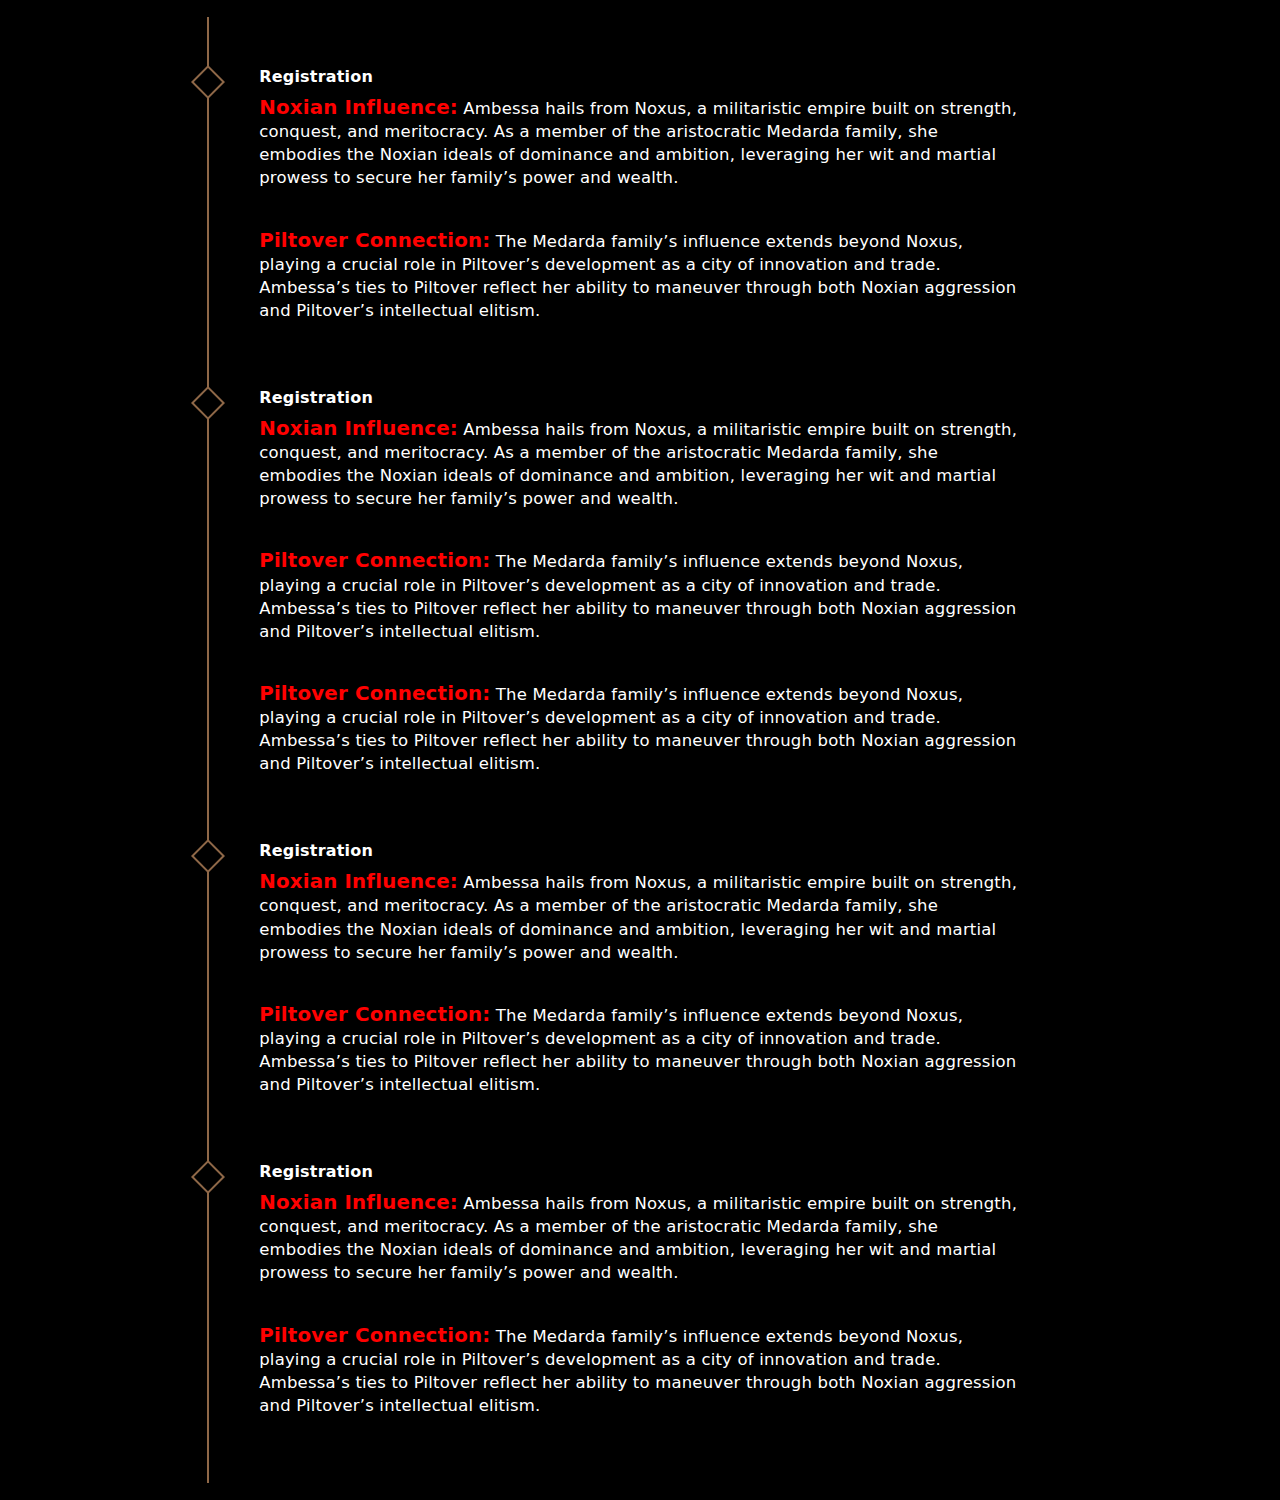
<file: index.html>
<!DOCTYPE html>
<html lang="en">

<head>
    <meta charset="UTF-8">
    <meta name="viewport" content="width=device-width, initial-scale=1.0">
    <title>Document</title>
    <link href="https://cdn.jsdelivr.net/npm/bootstrap@5.3.3/dist/css/bootstrap.min.css" rel="stylesheet"
        integrity="sha384-QWTKZyjpPEjISv5WaRU9OFeRpok6YctnYmDr5pNlyT2bRjXh0JMhjY6hW+ALEwIH" crossorigin="anonymous">
<link rel="stylesheet" href="styles/timeline.css">
</head>

<body>
    <div class="container">
        <div class="row">
            <div class="col-md-12">
                <div class="card">
                    <div class="card-body">
                        <div id="content">
                            <ul class="timeline">
                                <li class="event">
                                    <h3>Registration</h3>
                                    <p><span>Noxian Influence:</span> Ambessa hails from Noxus, a militaristic empire
                                        built on
                                        strength, conquest, and meritocracy. As a member of the aristocratic Medarda
                                        family, she embodies the Noxian ideals of dominance and ambition, leveraging her
                                        wit and martial prowess to secure her family’s power and wealth.</p>
                                    <br>
                                    <p><span>Piltover Connection:</span> The Medarda family’s influence extends beyond
                                        Noxus, playing
                                        a crucial role in Piltover’s development as a city of innovation and trade.
                                        Ambessa’s ties to Piltover reflect her ability to maneuver through both Noxian
                                        aggression and Piltover’s intellectual elitism.</p>
                                </li>                       
                                <li class="event">
                                    <h3>Registration</h3>
                                    <p><span>Noxian Influence:</span> Ambessa hails from Noxus, a militaristic empire
                                        built on
                                        strength, conquest, and meritocracy. As a member of the aristocratic Medarda
                                        family, she embodies the Noxian ideals of dominance and ambition, leveraging her
                                        wit and martial prowess to secure her family’s power and wealth.</p>
                                    <br>
                                    <p><span>Piltover Connection:</span> The Medarda family’s influence extends beyond
                                        Noxus, playing
                                        a crucial role in Piltover’s development as a city of innovation and trade.
                                        Ambessa’s ties to Piltover reflect her ability to maneuver through both Noxian
                                        aggression and Piltover’s intellectual elitism.</p>
                                        <br>
                                        <p><span>Piltover Connection:</span> The Medarda family’s influence extends beyond
                                            Noxus, playing
                                            a crucial role in Piltover’s development as a city of innovation and trade.
                                            Ambessa’s ties to Piltover reflect her ability to maneuver through both Noxian
                                            aggression and Piltover’s intellectual elitism.</p>
                                </li>
                    
                                <li class="event">
                                    <h3>Registration</h3>
                                    <p><span>Noxian Influence:</span> Ambessa hails from Noxus, a militaristic empire
                                        built on
                                        strength, conquest, and meritocracy. As a member of the aristocratic Medarda
                                        family, she embodies the Noxian ideals of dominance and ambition, leveraging her
                                        wit and martial prowess to secure her family’s power and wealth.</p>
                                    <br>
                                    <p><span>Piltover Connection:</span> The Medarda family’s influence extends beyond
                                        Noxus, playing
                                        a crucial role in Piltover’s development as a city of innovation and trade.
                                        Ambessa’s ties to Piltover reflect her ability to maneuver through both Noxian
                                        aggression and Piltover’s intellectual elitism.</p>
                                </li>
              
                                <li class="event">
                                    <h3>Registration</h3>
                                    <p><span>Noxian Influence:</span> Ambessa hails from Noxus, a militaristic empire
                                        built on
                                        strength, conquest, and meritocracy. As a member of the aristocratic Medarda
                                        family, she embodies the Noxian ideals of dominance and ambition, leveraging her
                                        wit and martial prowess to secure her family’s power and wealth.</p>
                                    <br>
                                    <p><span>Piltover Connection:</span> The Medarda family’s influence extends beyond
                                        Noxus, playing
                                        a crucial role in Piltover’s development as a city of innovation and trade.
                                        Ambessa’s ties to Piltover reflect her ability to maneuver through both Noxian
                                        aggression and Piltover’s intellectual elitism.</p>
                                </li>
                            </ul>
                        </div>
                    </div>
                </div>
            </div>
        </div>
    </div>


    <script src="https://cdn.jsdelivr.net/npm/bootstrap@5.3.3/dist/js/bootstrap.bundle.min.js"
        integrity="sha384-YvpcrYf0tY3lHB60NNkmXc5s9fDVZLESaAA55NDzOxhy9GkcIdslK1eN7N6jIeHz"
        crossorigin="anonymous"></script>
</body>

</html>
</file>
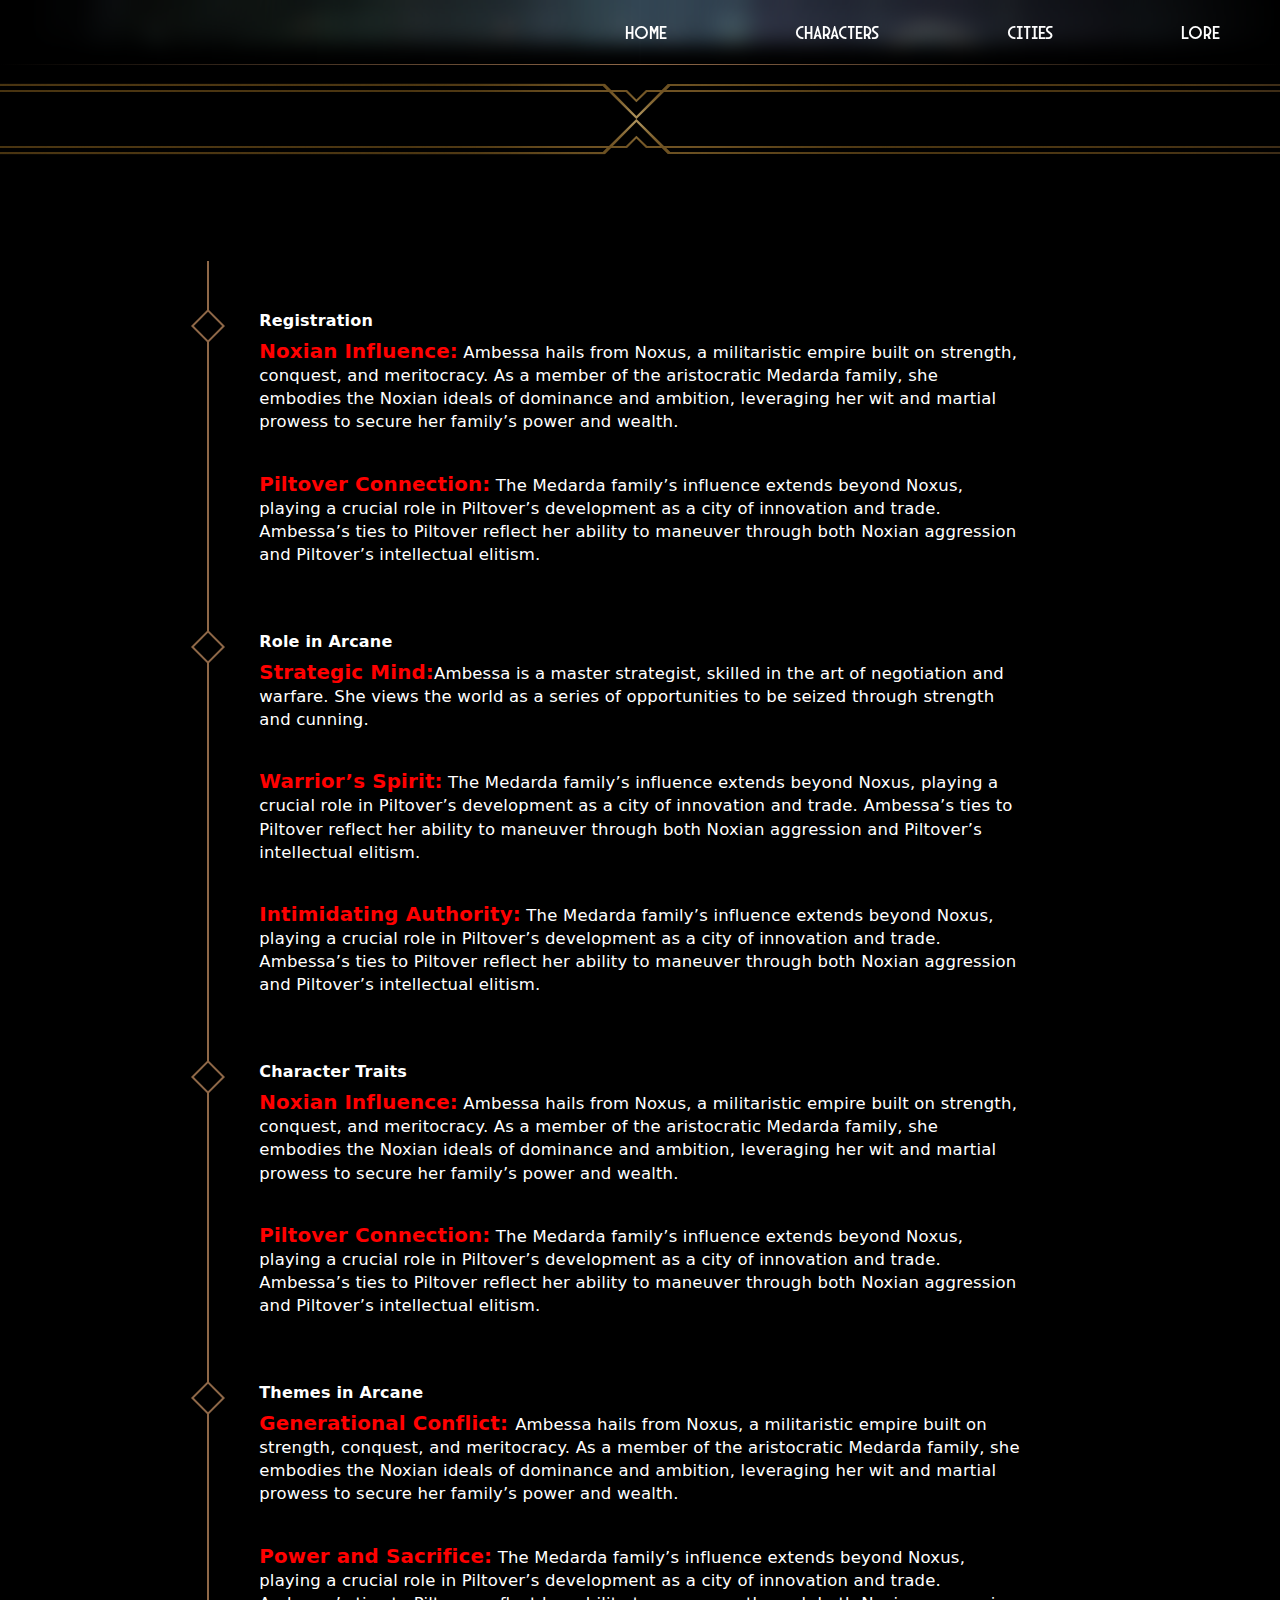
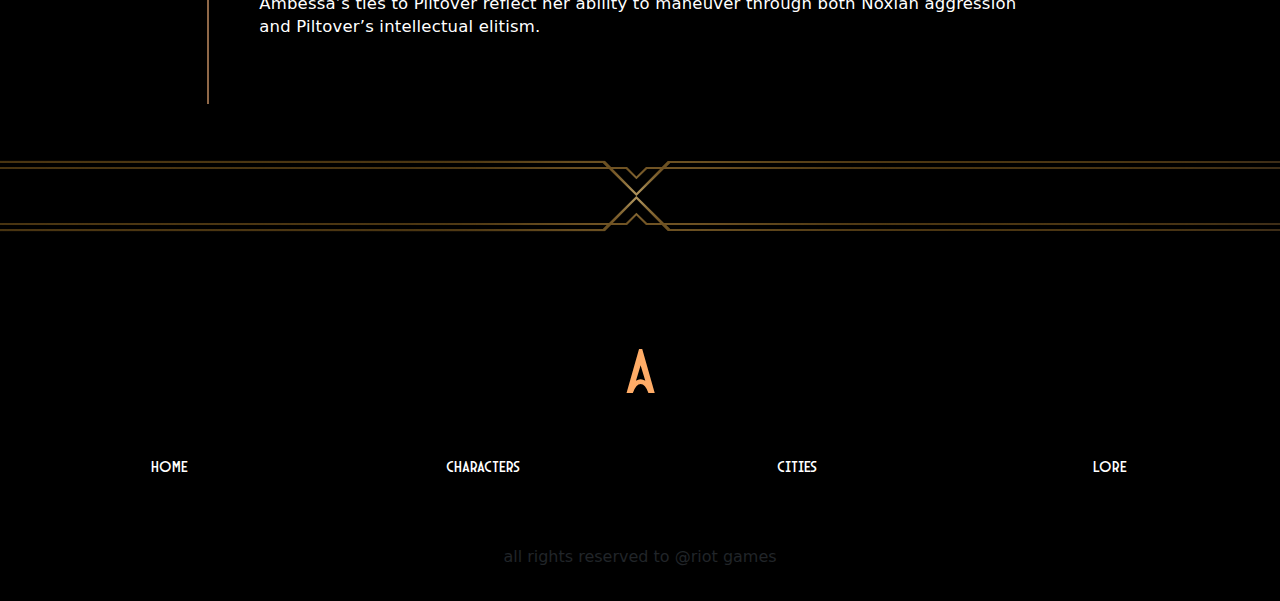
<file: caitlyn.html>
<!DOCTYPE html>
<html lang="en">

<head>
    <meta charset="UTF-8">
    <meta name="viewport" content="width=device-width, initial-scale=1.0">
    <title>Arcane Lore</title>
    <link href="https://cdn.jsdelivr.net/npm/bootstrap@5.3.0/dist/css/bootstrap.min.css" rel="stylesheet">

    <link rel="stylesheet" href="styles/lore.css">
    <link rel="stylesheet" href="styles/styles.css">
    <link rel="stylesheet" href="styles/var.css">
    <link rel="stylesheet" href="styles/navbar.css">
    <link rel="stylesheet" href="styles/timeline.css">
</head>

<body>

    <div class="lore container-fluid p-0">
        <nav class="navbar navbar-expand-lg ">
            <div class="container-fluid ">
                <button class="navbar-toggler" type="button" data-bs-toggle="collapse" data-bs-target="#navbarNav" aria-controls="navbarNav" aria-expanded="false" aria-label="Toggle navigation">
                    <span class="navbar-toggler-icon"></span>
                </button>
                <div class="collapse navbar-collapse" id="navbarNav">
                    <ul class="navbar-nav ms-auto">
                        <li class="nav-item">
                            <a class="nav-link " aria-current="page" href="index.html">Home</a>
                        </li>
                        <li class="nav-item">
                            <a class="nav-link" href="characters.html">CHARACTERS</a>
                        </li>
                        <li class="nav-item">
                            <a class="nav-link" href="cities.html">CITIES</a>
                        </li>
                        <li class="nav-item">
                            <a class="nav-link " href="lore.html">LORE</a>
                        </li>
                 
                    </ul>
                </div>
            </div>
        </nav>
  
        <div id="hero" class="header-container-lore w-100" style="background-image: url(/assets/images/champs/cait-header.png);">
            <div class="header-lore" >
                <div class="header-title-lore">Caitlyn Kiramman</div>
            </div>
        </div>

        <!-- Divider -->
        <div class="devider-section-container-down w-100">
            <img src="assets/images/devider-img.png" class="devider-img img-fluid w-100" alt="Divider">
        </div>
        <!-- Divider -->
        <div class="devider-section-container-up w-100">
            <img src="assets/images/devider-img.png" class="devider-img2 img-fluid w-100" alt="Divider">
        </div>

        <div class="container">
            <div class="row">
                <div class="col-md-12">
                    <div class="card">
                        <div class="card-body">
                            <div id="content">
                                <ul class="timeline">
                                    <li class="event">
                                        <h3>Registration</h3>
                                        <p><span class="highlighted">Noxian Influence:</span> Ambessa hails from Noxus, a militaristic empire
                                            built on
                                            strength, conquest, and meritocracy. As a member of the aristocratic Medarda
                                            family, she embodies the Noxian ideals of dominance and ambition, leveraging her
                                            wit and martial prowess to secure her family’s power and wealth.</p>
                                        <br>
                                        <p><span class="highlighted">Piltover Connection:</span> The Medarda family’s influence extends beyond
                                            Noxus, playing
                                            a crucial role in Piltover’s development as a city of innovation and trade.
                                            Ambessa’s ties to Piltover reflect her ability to maneuver through both Noxian
                                            aggression and Piltover’s intellectual elitism.</p>
                                    </li>                       
                                    <li class="event">
                                        <h3>Role in Arcane</h3>
                                        <p><span class="highlighted">Strategic Mind:</span>Ambessa is a master strategist, skilled in the art of negotiation and warfare. She views the world as a series of opportunities to be seized through strength and cunning.</p>
                                        <br>
                                        <p><span class="highlighted">Warrior’s Spirit:</span> The Medarda family’s influence extends beyond
                                            Noxus, playing
                                            a crucial role in Piltover’s development as a city of innovation and trade.
                                            Ambessa’s ties to Piltover reflect her ability to maneuver through both Noxian
                                            aggression and Piltover’s intellectual elitism.</p>
                                            <br>
                                            <p><span class="highlighted">Intimidating Authority:</span> The Medarda family’s influence extends beyond
                                                Noxus, playing
                                                a crucial role in Piltover’s development as a city of innovation and trade.
                                                Ambessa’s ties to Piltover reflect her ability to maneuver through both Noxian
                                                aggression and Piltover’s intellectual elitism.</p>
                                    </li>
                        
                                    <li class="event">
                                        <h3>Character Traits</h3>
                                        <p><span class="highlighted">Noxian Influence:</span> Ambessa hails from Noxus, a militaristic empire
                                            built on
                                            strength, conquest, and meritocracy. As a member of the aristocratic Medarda
                                            family, she embodies the Noxian ideals of dominance and ambition, leveraging her
                                            wit and martial prowess to secure her family’s power and wealth.</p>
                                        <br>
                                        <p><span class="highlighted">Piltover Connection:</span> The Medarda family’s influence extends beyond
                                            Noxus, playing
                                            a crucial role in Piltover’s development as a city of innovation and trade.
                                            Ambessa’s ties to Piltover reflect her ability to maneuver through both Noxian
                                            aggression and Piltover’s intellectual elitism.</p>
                                    </li>
                  
                                    <li class="event">
                                        <h3 >Themes in Arcane</h3>
                                        <p><span class="highlighted">Generational Conflict: </span> Ambessa hails from Noxus, a militaristic empire
                                            built on
                                            strength, conquest, and meritocracy. As a member of the aristocratic Medarda
                                            family, she embodies the Noxian ideals of dominance and ambition, leveraging her
                                            wit and martial prowess to secure her family’s power and wealth.</p>
                                        <br>
                                        <p><span class="highlighted">Power and Sacrifice:</span> The Medarda family’s influence extends beyond
                                            Noxus, playing
                                            a crucial role in Piltover’s development as a city of innovation and trade.
                                            Ambessa’s ties to Piltover reflect her ability to maneuver through both Noxian
                                            aggression and Piltover’s intellectual elitism.</p>
                                    </li>
                                </ul>
                            </div>
                        </div>
                    </div>
                </div>
            </div>
        </div>

        <!-- Divider -->
        <div class="devider-section-container-down w-100">
            <img src="assets/images/devider-img.png" class="devider-img img-fluid w-100" alt="Divider">
        </div>
        <!-- Divider -->
        <div class="devider-section-container-up w-100">
            <img src="assets/images/devider-img.png" class="devider-img2 img-fluid w-100" alt="Divider">
        </div>


        <!-- Footer-->
        <footer class="footer text-center py-4 w-100">
            <div class="footer-logo mb-3">
                <a class="a-logo" href="#hero">A</a>
            </div>
            <nav class="footer-nav">
                <a href="index.html">Home</a>
                <a href="#">Characters</a>
                <a href="#">Cities</a>
                <a href="#">Lore</a>
            </nav>
            <div class="footer-copyrights-section mt-3">
                <span>all rights reserved to @riot games</span>
            </div>
        </footer>
    </div>
    <script src="https://cdn.jsdelivr.net/npm/bootstrap@5.3.0/dist/js/bootstrap.bundle.min.js"></script>

</body>

</html>
</file>
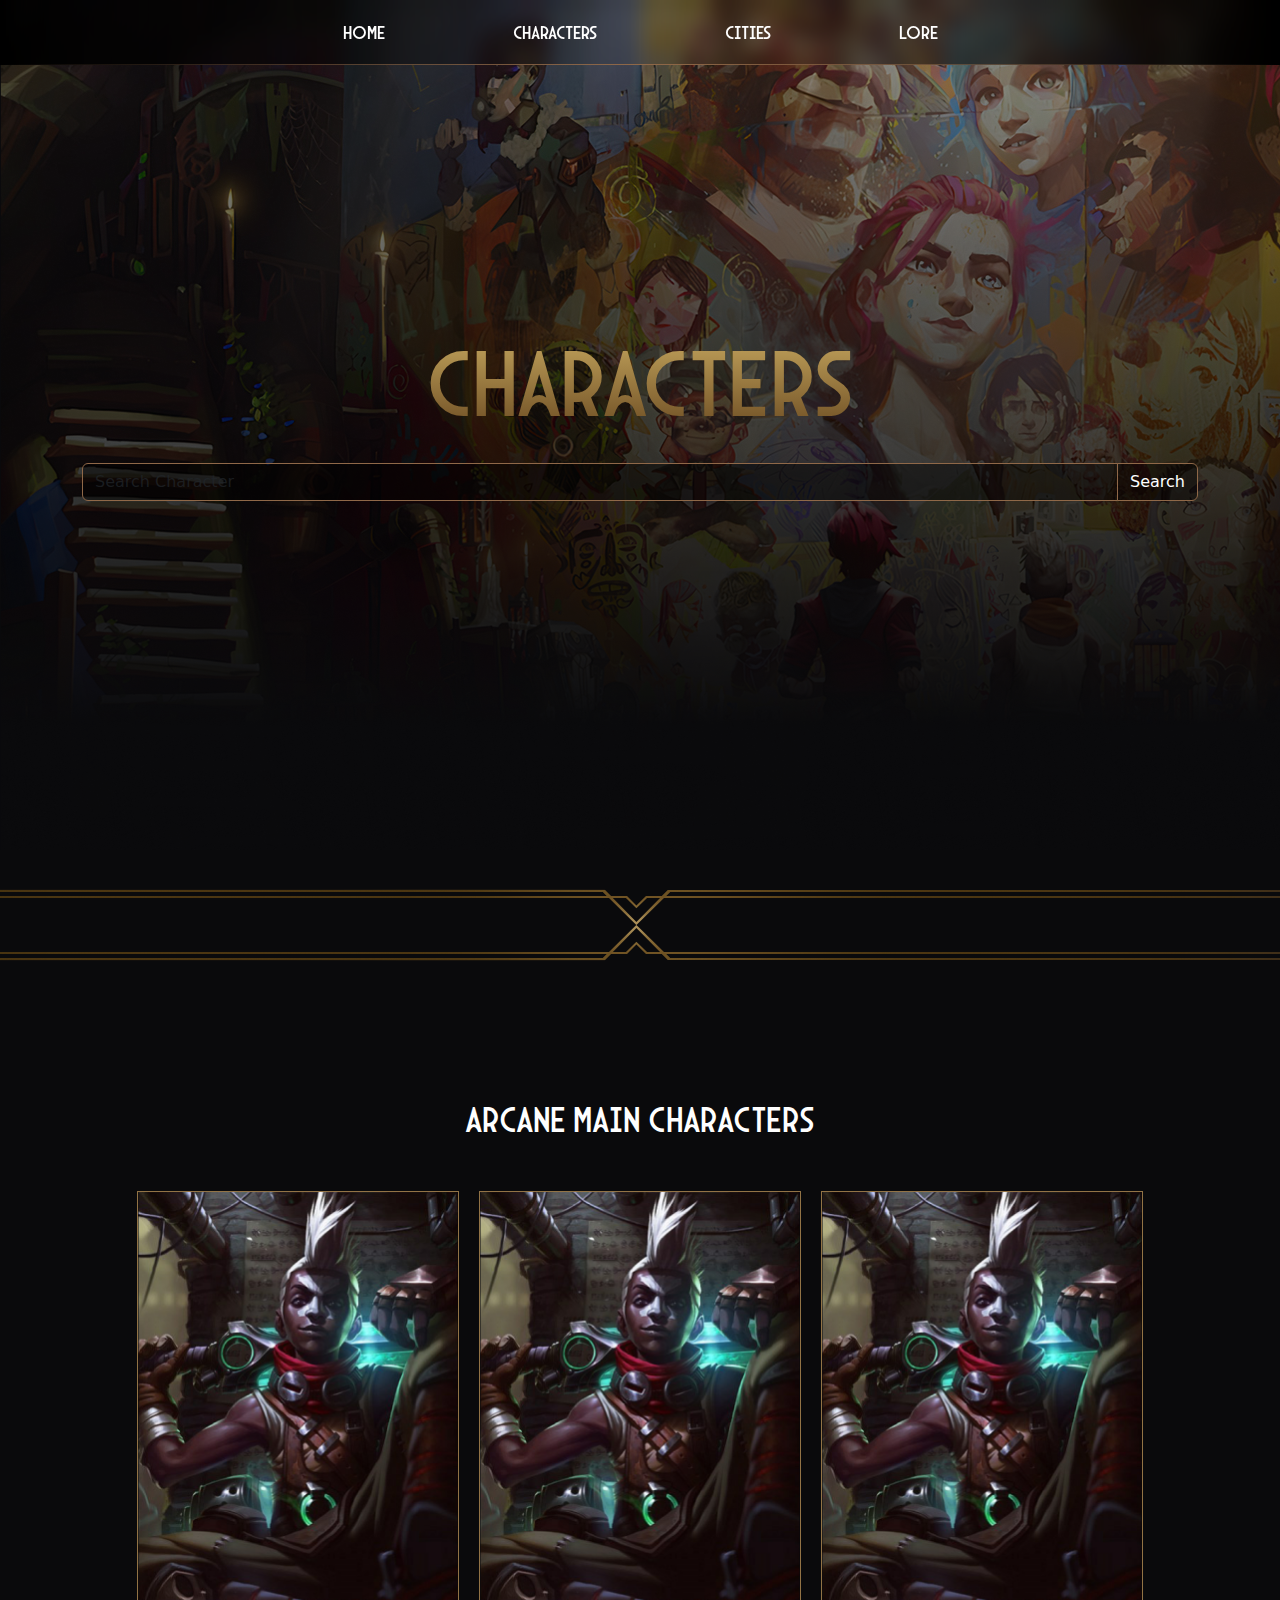
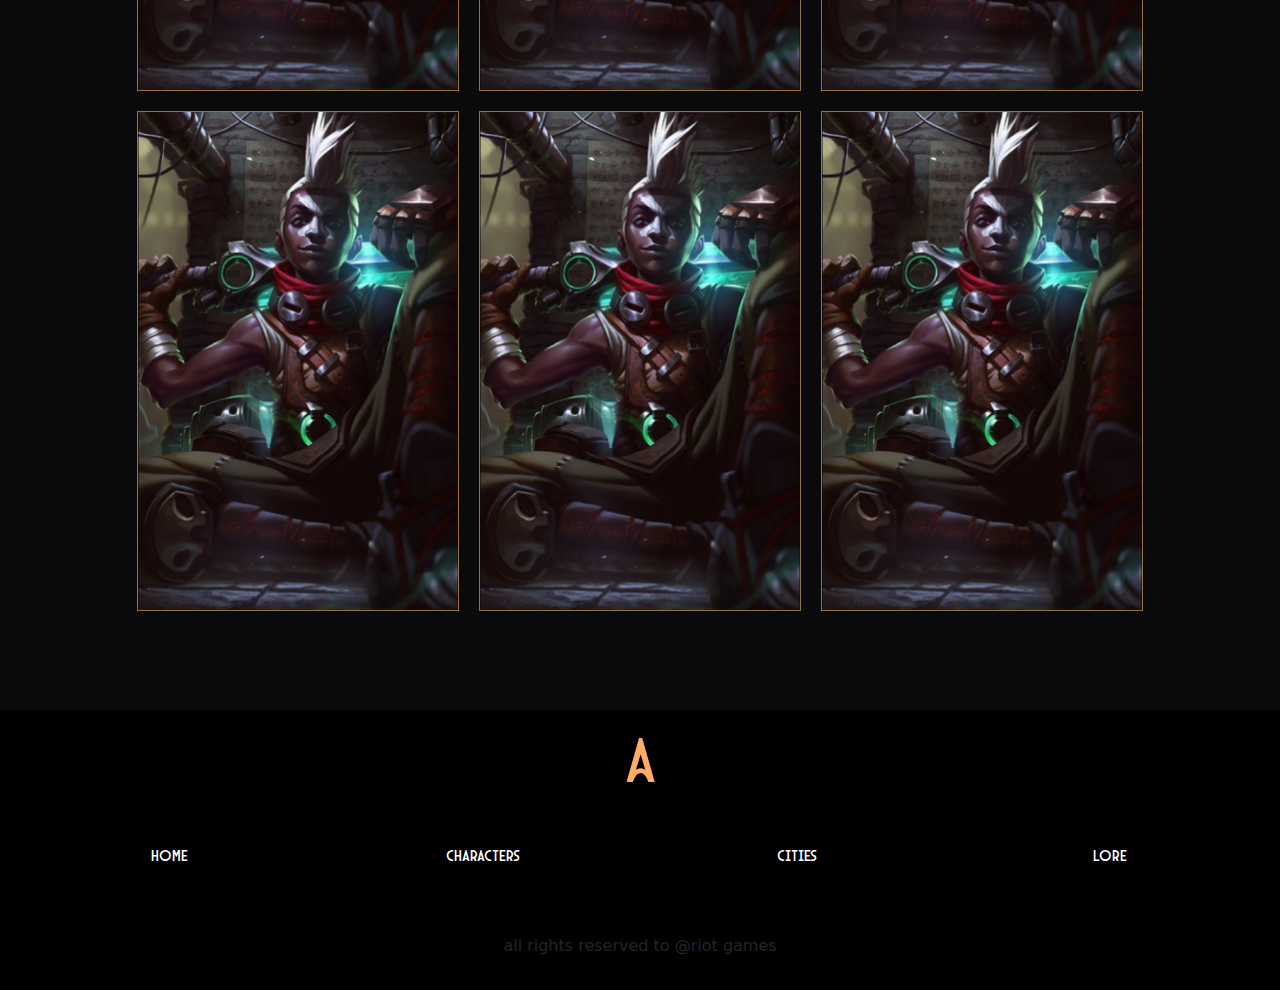
<file: characters.html>
<!DOCTYPE html>
<html lang="en">

<head>
    <meta charset="UTF-8">
    <meta name="viewport" content="width=device-width, initial-scale=1">
    <title>Arcane Characters</title>
    <link href="https://cdn.jsdelivr.net/npm/bootstrap@5.2.3/dist/css/bootstrap.min.css" rel="stylesheet">
    <link rel="stylesheet" href="styles/styles.css">
    <link rel="stylesheet" href="styles/chars.css">
    <link rel="stylesheet" href="styles/navbar.css">
    <link rel="stylesheet" href="styles/var.css">
    <link rel="stylesheet" href="styles/home.css">
</head>

<body>

    <nav class="navbar navbar-expand-lg ">
        <div class="container-fluid ">
            <button class="navbar-toggler" type="button" data-bs-toggle="collapse" data-bs-target="#navbarNav"
                aria-controls="navbarNav" aria-expanded="false" aria-label="Toggle navigation">
                <span class="navbar-toggler-icon"></span>
            </button>
            <div class="collapse navbar-collapse" id="navbarNav">
                <ul class="navbar-nav ms-auto">
                    <li class="nav-item">
                        <a class="nav-link " aria-current="page" href="index.html">Home</a>
                    </li>
                    <li class="nav-item">
                        <a class="nav-link active" href="characters.html">CHARACTERS</a>
                    </li>
                    <li class="nav-item">
                        <a class="nav-link" href="cities.html">CITIES</a>
                    </li>
                    <li class="nav-item">
                        <a class="nav-link " href="lore.html">LORE</a>
                    </li>
           
                </ul>
            </div>
        </div>
    </nav>

    <div class="container-fluid p-0">
        <header id="hero" class="arcane-header text-center">
            <div class="hero container">
                <h1 class="arcane-title mb-4">CHARACTERS</h1>

                <div class="search-container mb-4">
                    <div class="input-group">
                        <input type="text" class="form-control search-input" placeholder="Search Character">
                        <button class="btn text-white"
                            style="background: rgba(0, 0, 0, 0.46); border: 1px solid #8f6848;">Search</button>
                    </div>
                </div>
            </div>
        </header>
    <!-- Divider -->
    <div id="step-into" class="devider-section-container-down w-100">
        <img src="assets/images/devider-img.png" class="devider-img img-fluid w-100" alt="Divider">
      </div>
      <!-- Divider -->
      <div class="devider-section-container-up w-100">
        <img src="assets/images/devider-img.png" class="devider-img2 img-fluid w-100" alt="Divider">
      </div>
    <!-- Arcane Main Characters Section -->
    <section class="champions-section-main text-center py-5 w-100">
        <div class="section-title-div">
          <h2 class="section-title">ARCANE MAIN CHARACTERS</h2>
        </div>
  
        <div class="characters-cards-main2 ">
          <div class="chars-row ">
            <div>
              <div class="card character-car-main2">
                <div class="card-body vi-champ" onclick="window.location.href = 'vi.html';">
                  <div class="champ-name-and-city">
                    <a class="card-text champ-name" style="text-decoration: none;">Vi</a>
                    <p class="card-text city-name">Zaun</p>
                  </div>
                </div>
              </div>
            </div>
  
            <div>
              <div class="card character-car-main2">
                <div class="card-body jinx-champ" onclick="window.location.href = 'jinx.html';">
                  <div class="champ-name-and-city">
                    <p class="card-text champ-name">Jinx</p>
                    <p class="card-text city-name">Zaun</p>
                  </div>
                </div>
              </div>
            </div>
  
            <div>
              <div class="card character-car-main2">
                <div class="card-body ekko-champ" onclick="window.location.href = 'ekko.html';">
                  <div class="champ-name-and-city">
                    <p class="card-text champ-name">Ekko</p>
                    <p class="card-text city-name">Zaun</p>
                  </div>
                </div>
              </div>
            </div>
  
            <div>
              <div class="card character-car-main2">
                <div class="card-body jayce-champ" onclick="window.location.href = 'jayce.html';">
                  <div class="champ-name-and-city">
                    <p class="card-text champ-name">Jayce Talis</p>
                    <p class="card-text city-name">Piltover</p>
                  </div>
                </div>
              </div>
            </div>
  
            <div>
              <div class="card character-car-main2">
                <div class="card-body victor-champ" onclick="window.location.href = 'Viktor.html';">
                  <div class="champ-name-and-city">
                    <p class="card-text champ-name">Viktor</p>
                    <p class="card-text city-name">Piltover</p>
                  </div>
                </div>
              </div>
            </div>
  
  
            <div>
              <div class="card character-car-main2">
                <div class="card-body cait-champ" onclick="window.location.href = 'caitlyn.html';">
                  <div class="champ-name-and-city">
                    <p class="card-text champ-name">Caitlyn Kiramman</p>
                    <p class="card-text city-name">Piltover</p>
                  </div>
                </div>
              </div>
            </div>
          </div>
        </div>
      </section>

        <!-- Footer-->
        <footer class="footer text-center py-4 w-100">
            <div class="footer-logo mb-3">
                <a class="a-logo" href="#hero">A</a>
            </div>
            <nav class="footer-nav">
                <a href="index.html">Home</a>
                <a href="#">Characters</a>
                <a href="#">Cities</a>
                <a href="#">Lore</a>
            </nav>
            <div class="footer-copyrights-section mt-3">
                <span>all rights reserved to @riot games</span>
            </div>
        </footer>
    </div>

    <script src="https://cdn.jsdelivr.net/npm/bootstrap@5.2.3/dist/js/bootstrap.bundle.min.js"></script>
</body>

</html>
</file>
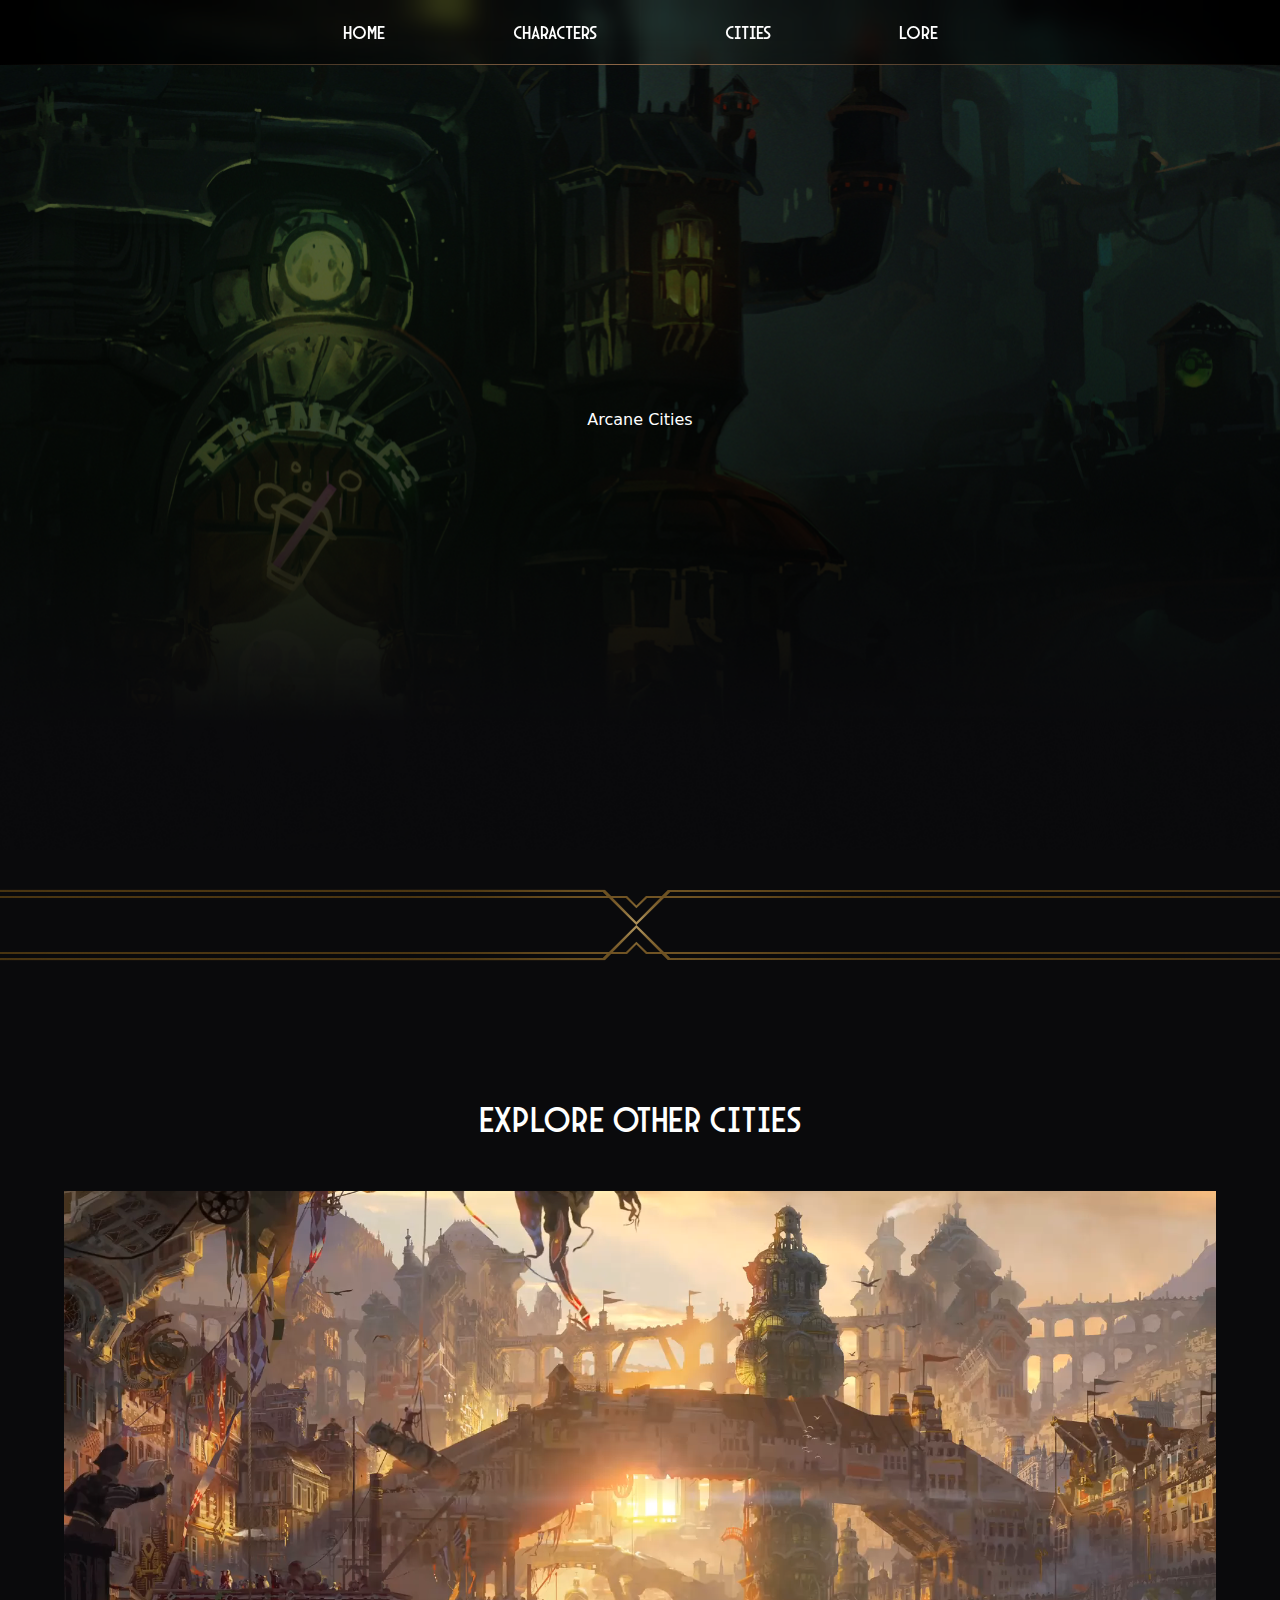
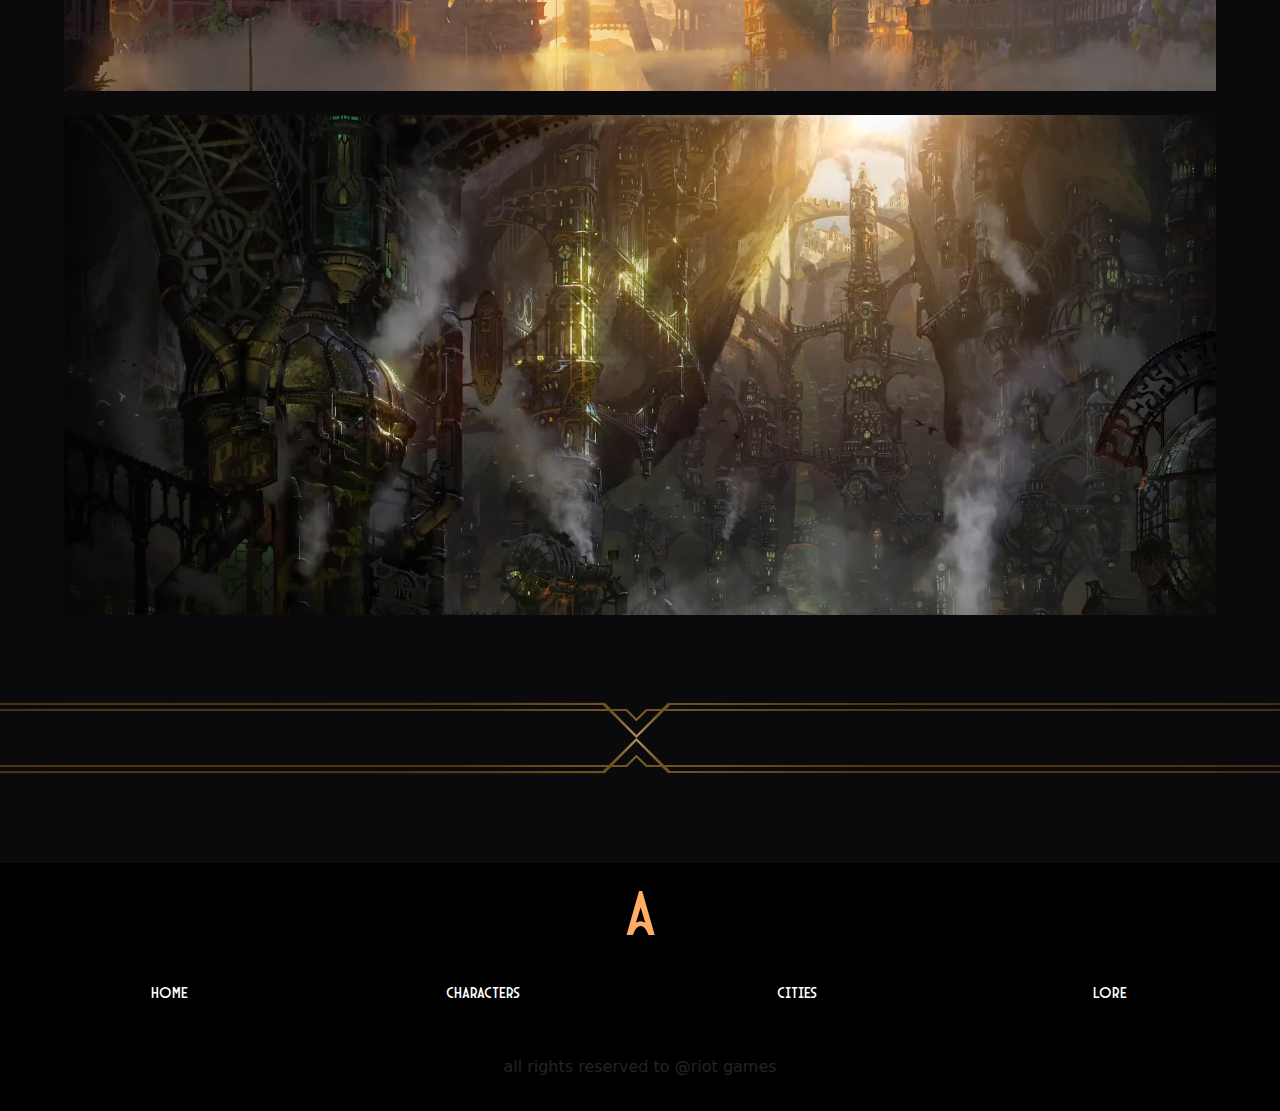
<file: cities.html>
<!DOCTYPE html>
<html lang="en">

<head>
  <meta charset="UTF-8">
  <meta name="viewport" content="width=device-width, initial-scale=1, shrink-to-fit=no">
  <title>Arcane Website</title>
  <link href="https://cdn.jsdelivr.net/npm/bootstrap@5.3.0/dist/css/bootstrap.min.css" rel="stylesheet">

  <link rel="stylesheet" href="styles/home.css">
  <link rel="stylesheet" href="styles/styles.css">
  <link rel="stylesheet" href="styles/var.css">
  <link rel="stylesheet" href="styles/navbar.css">
</head>

<body>

  <div class="container-fluid px-0">
    <!--Navbar-->
      <nav class="navbar navbar-expand-lg ">
          <div class="container-fluid">
              <button class="navbar-toggler" type="button" data-bs-toggle="collapse" data-bs-target="#navbarNav" aria-controls="navbarNav" aria-expanded="false" aria-label="Toggle navigation">
                  <span class="navbar-toggler-icon"></span>
              </button>
              <div class="collapse navbar-collapse" id="navbarNav">
                  <ul class="navbar-nav ms-auto">
                      <li class="nav-item">
                          <a class="nav-link active" aria-current="page" href="index.html">Home</a>
                      </li>
                      <li class="nav-item">
                          <a class="nav-link" href="characters.html">CHARACTERS</a>
                      </li>
                      <li class="nav-item">
                          <a class="nav-link" href="cities.html">CITIES</a>
                      </li>
                      <li class="nav-item">
                          <a class="nav-link" href="lore.html">LORE</a>
                      </li>
                  
                  </ul>
              </div>
          </div>
      </nav>


    <!-- Hero Section -->
    <div id="hero" class="hader-container-lore position-relative text-center text-white w-100" style="background-image: url(/assets/images/CITIES.png);">
      <div class="container-fluid ">
        <div class="header-title-lore">Arcane Cities</div>
      </div>
    </div>

    <!-- Divider -->
    <div id="step-into" class="devider-section-container-down w-100">
      <img src="assets/images/devider-img.png" class="devider-img img-fluid w-100" alt="Divider">
    </div>
    <!-- Divider -->
    <div class="devider-section-container-up w-100">
      <img src="assets/images/devider-img.png" class="devider-img2 img-fluid w-100" alt="Divider">
    </div>


   <!-- Exploring Cities Section -->
   <section class=" exploring-section text-center py-5 w-100">
    <div class="section-title-div">
      <h2 class="section-title">Explore OTHER CITIES</h2>
    </div>

    <div class="exploring-cards container-fluid px-4">
      <div class="row justify-content-center g-4 cities-container">
          <div class="piltover-card city-card-home" onclick="window.location.href = 'piltover.html';">
            <div class="city-name-div">
              <div class="city-name-home"><p>PILTOVER</p></div>
            </div>
            <video class="card-video" src="assets/videos/piltover.webm" autoplay muted loop></video>
          </div>
          <div class="zaun-card city-card-home" onclick="window.location.href = 'zaun.html';">
            <div class="city-name-div">
              <div class="city-name-home"><p>ZAUN</p></div>
            </div>
            <video class="card-video" src="assets/videos/zaun.webm" autoplay muted loop></video>
          </div>
      </div>
    </div>
  </section>

    <!-- Divider -->
    <div class="devider-section-container-down w-100">
      <img src="assets/images/devider-img.png" class="devider-img img-fluid w-100" alt="Divider">
    </div>
    <!-- Divider -->
    <div class="devider-section-container-up w-100">
      <img src="assets/images/devider-img.png" class="devider-img2 img-fluid w-100" alt="Divider">
    </div>
    <!-- Footer -->
    <footer class="footer text-center py-4 w-100">
      <div class="footer-logo">
        <a class="a-logo" href="#hero">A</a>
      </div>
      <nav class="footer-nav">
        <a href="index.html">Home</a>
        <a href="#">Characters</a>
        <a href="#">Cities</a>
        <a href="#">Lore</a>
      </nav>
      <div class="footer-copyrights-section">
        <span>all rights reserved to @riot games</span>
      </div>
    </footer>
  </div>

  <script src="https://cdn.jsdelivr.net/npm/bootstrap@5.3.0/dist/js/bootstrap.bundle.min.js"></script>
</body>

</html>
</file>
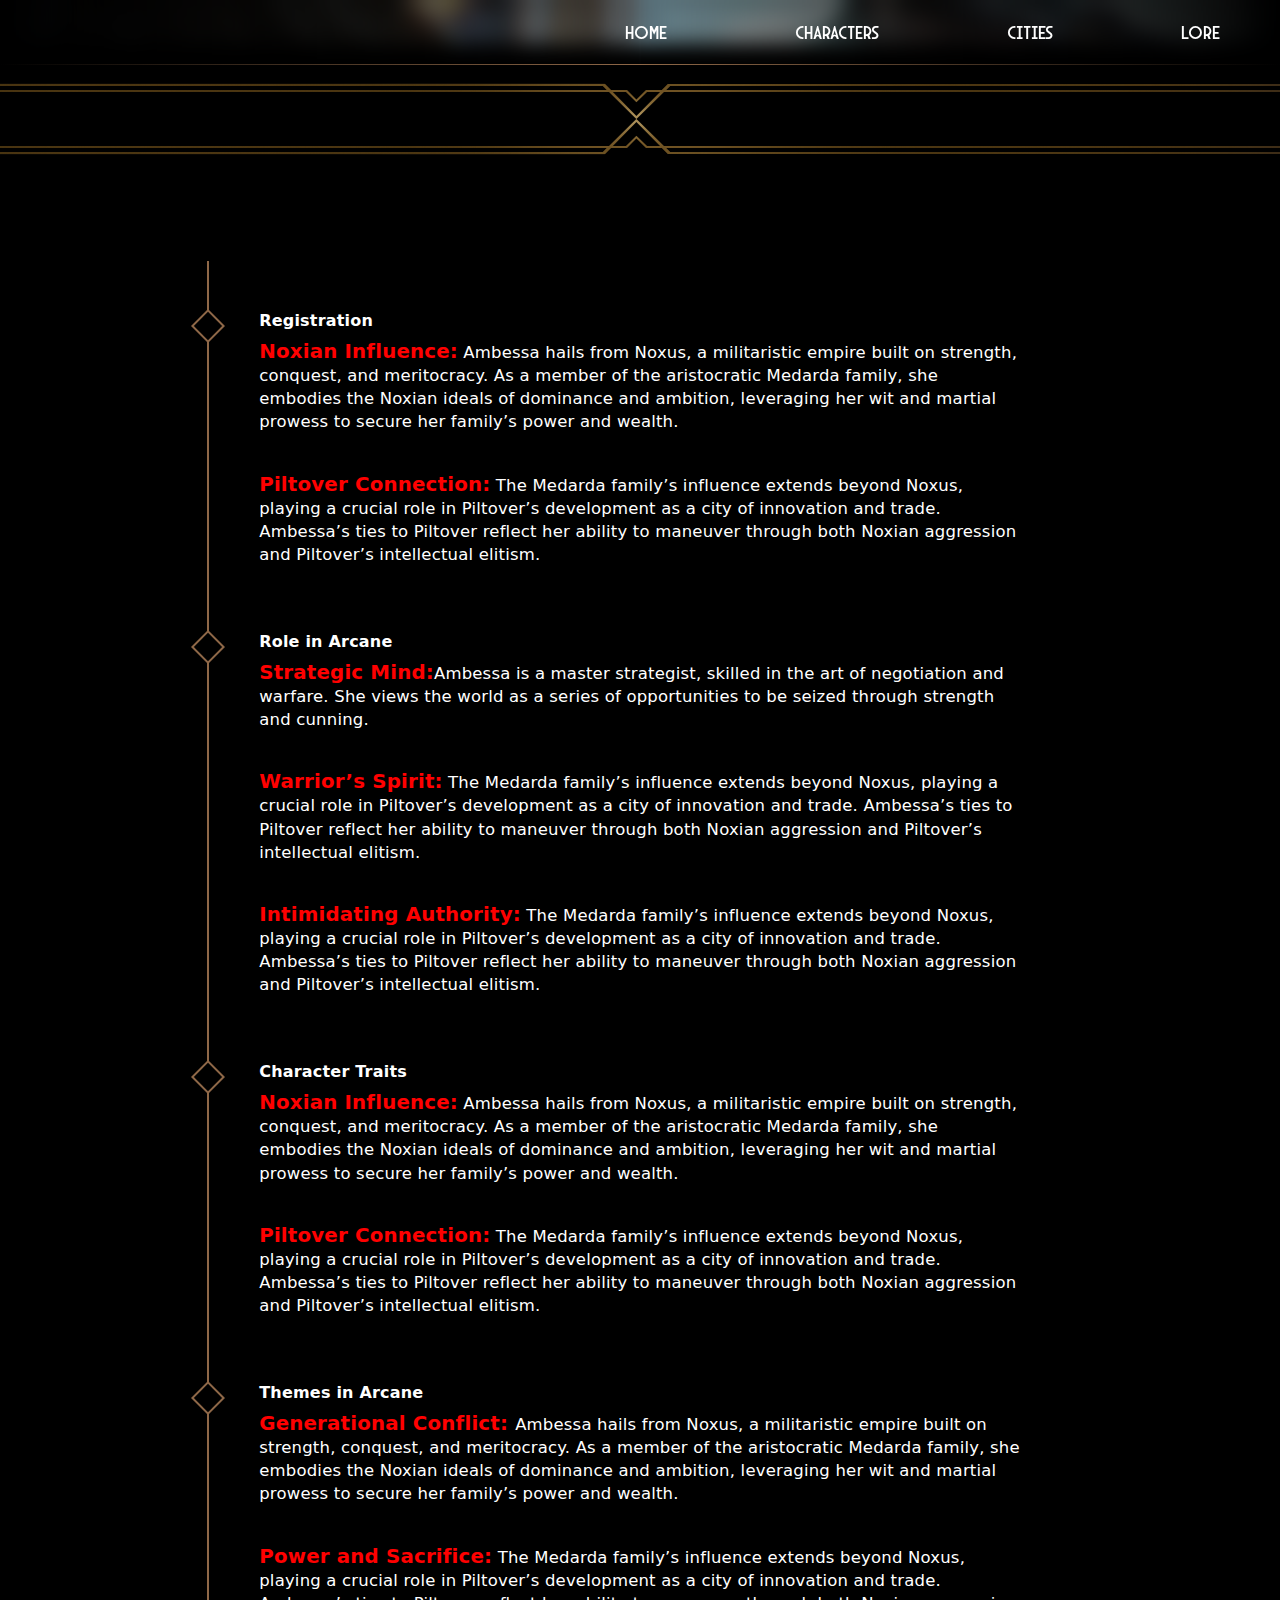
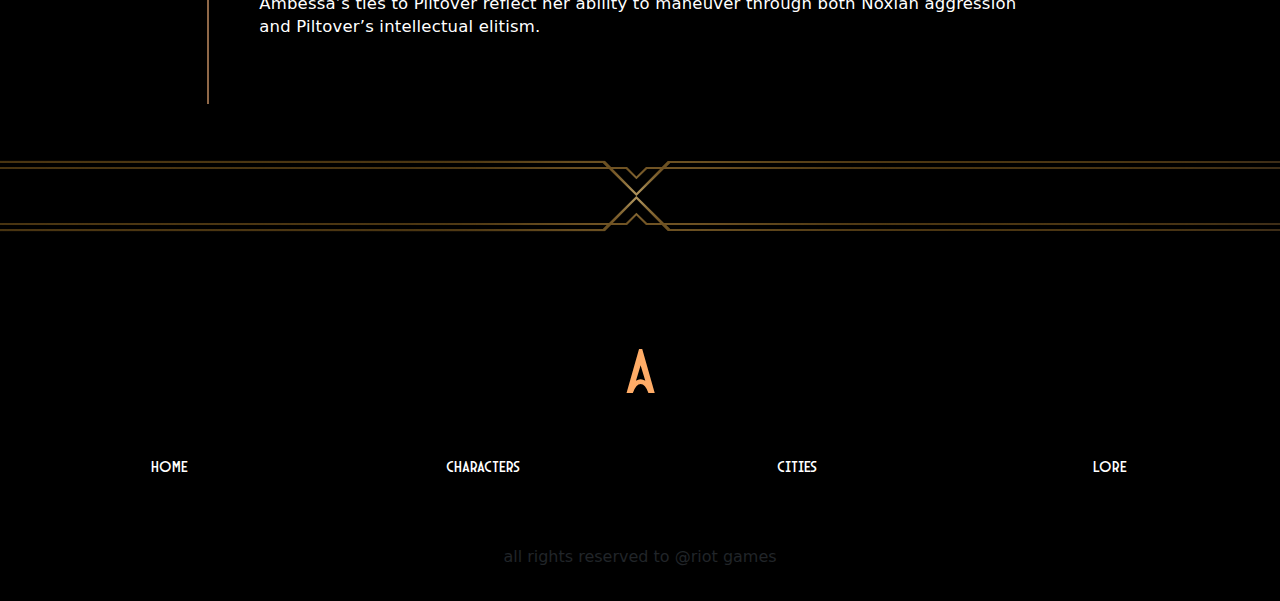
<file: ekko.html>
<!DOCTYPE html>
<html lang="en">

<head>
    <meta charset="UTF-8">
    <meta name="viewport" content="width=device-width, initial-scale=1.0">
    <title>Arcane Lore</title>
    <link href="https://cdn.jsdelivr.net/npm/bootstrap@5.3.0/dist/css/bootstrap.min.css" rel="stylesheet">

    <link rel="stylesheet" href="styles/lore.css">
    <link rel="stylesheet" href="styles/styles.css">
    <link rel="stylesheet" href="styles/var.css">
    <link rel="stylesheet" href="styles/navbar.css">
    <link rel="stylesheet" href="styles/timeline.css">
</head>

<body>

    <div class="lore container-fluid p-0">
        <nav class="navbar navbar-expand-lg ">
            <div class="container-fluid ">
                <button class="navbar-toggler" type="button" data-bs-toggle="collapse" data-bs-target="#navbarNav" aria-controls="navbarNav" aria-expanded="false" aria-label="Toggle navigation">
                    <span class="navbar-toggler-icon"></span>
                </button>
                <div class="collapse navbar-collapse" id="navbarNav">
                    <ul class="navbar-nav ms-auto">
                        <li class="nav-item">
                            <a class="nav-link " aria-current="page" href="index.html">Home</a>
                        </li>
                        <li class="nav-item">
                            <a class="nav-link" href="characters.html">CHARACTERS</a>
                        </li>
                        <li class="nav-item">
                            <a class="nav-link" href="cities.html">CITIES</a>
                        </li>
                        <li class="nav-item">
                            <a class="nav-link" href="lore.html">LORE</a>
                        </li>
                 
                    </ul>
                </div>
            </div>
        </nav>
  
        <div id="hero" class="header-container-lore w-100" style="background-image: url(/assets/images/champs/ekko-header.png);">
            <div class="header-lore" >
                <div class="header-title-lore">EKKO</div>
            </div>
        </div>

        <!-- Divider -->
        <div class="devider-section-container-down w-100">
            <img src="assets/images/devider-img.png" class="devider-img img-fluid w-100" alt="Divider">
        </div>
        <!-- Divider -->
        <div class="devider-section-container-up w-100">
            <img src="assets/images/devider-img.png" class="devider-img2 img-fluid w-100" alt="Divider">
        </div>

        <div class="container">
            <div class="row">
                <div class="col-md-12">
                    <div class="card">
                        <div class="card-body">
                            <div id="content">
                                <ul class="timeline">
                                    <li class="event">
                                        <h3>Registration</h3>
                                        <p><span class="highlighted">Noxian Influence:</span> Ambessa hails from Noxus, a militaristic empire
                                            built on
                                            strength, conquest, and meritocracy. As a member of the aristocratic Medarda
                                            family, she embodies the Noxian ideals of dominance and ambition, leveraging her
                                            wit and martial prowess to secure her family’s power and wealth.</p>
                                        <br>
                                        <p><span class="highlighted">Piltover Connection:</span> The Medarda family’s influence extends beyond
                                            Noxus, playing
                                            a crucial role in Piltover’s development as a city of innovation and trade.
                                            Ambessa’s ties to Piltover reflect her ability to maneuver through both Noxian
                                            aggression and Piltover’s intellectual elitism.</p>
                                    </li>                       
                                    <li class="event">
                                        <h3>Role in Arcane</h3>
                                        <p><span class="highlighted">Strategic Mind:</span>Ambessa is a master strategist, skilled in the art of negotiation and warfare. She views the world as a series of opportunities to be seized through strength and cunning.</p>
                                        <br>
                                        <p><span class="highlighted">Warrior’s Spirit:</span> The Medarda family’s influence extends beyond
                                            Noxus, playing
                                            a crucial role in Piltover’s development as a city of innovation and trade.
                                            Ambessa’s ties to Piltover reflect her ability to maneuver through both Noxian
                                            aggression and Piltover’s intellectual elitism.</p>
                                            <br>
                                            <p><span class="highlighted">Intimidating Authority:</span> The Medarda family’s influence extends beyond
                                                Noxus, playing
                                                a crucial role in Piltover’s development as a city of innovation and trade.
                                                Ambessa’s ties to Piltover reflect her ability to maneuver through both Noxian
                                                aggression and Piltover’s intellectual elitism.</p>
                                    </li>
                        
                                    <li class="event">
                                        <h3>Character Traits</h3>
                                        <p><span class="highlighted">Noxian Influence:</span> Ambessa hails from Noxus, a militaristic empire
                                            built on
                                            strength, conquest, and meritocracy. As a member of the aristocratic Medarda
                                            family, she embodies the Noxian ideals of dominance and ambition, leveraging her
                                            wit and martial prowess to secure her family’s power and wealth.</p>
                                        <br>
                                        <p><span class="highlighted">Piltover Connection:</span> The Medarda family’s influence extends beyond
                                            Noxus, playing
                                            a crucial role in Piltover’s development as a city of innovation and trade.
                                            Ambessa’s ties to Piltover reflect her ability to maneuver through both Noxian
                                            aggression and Piltover’s intellectual elitism.</p>
                                    </li>
                  
                                    <li class="event">
                                        <h3 >Themes in Arcane</h3>
                                        <p><span class="highlighted">Generational Conflict: </span> Ambessa hails from Noxus, a militaristic empire
                                            built on
                                            strength, conquest, and meritocracy. As a member of the aristocratic Medarda
                                            family, she embodies the Noxian ideals of dominance and ambition, leveraging her
                                            wit and martial prowess to secure her family’s power and wealth.</p>
                                        <br>
                                        <p><span class="highlighted">Power and Sacrifice:</span> The Medarda family’s influence extends beyond
                                            Noxus, playing
                                            a crucial role in Piltover’s development as a city of innovation and trade.
                                            Ambessa’s ties to Piltover reflect her ability to maneuver through both Noxian
                                            aggression and Piltover’s intellectual elitism.</p>
                                    </li>
                                </ul>
                            </div>
                        </div>
                    </div>
                </div>
            </div>
        </div>

        <!-- Divider -->
        <div class="devider-section-container-down w-100">
            <img src="assets/images/devider-img.png" class="devider-img img-fluid w-100" alt="Divider">
        </div>
        <!-- Divider -->
        <div class="devider-section-container-up w-100">
            <img src="assets/images/devider-img.png" class="devider-img2 img-fluid w-100" alt="Divider">
        </div>


        <!-- Footer-->
        <footer class="footer text-center py-4 w-100">
            <div class="footer-logo mb-3">
                <a class="a-logo" href="#hero">A</a>
            </div>
            <nav class="footer-nav">
                <a href="index.html">Home</a>
                <a href="#">Characters</a>
                <a href="#">Cities</a>
                <a href="#">Lore</a>
            </nav>
            <div class="footer-copyrights-section mt-3">
                <span>all rights reserved to @riot games</span>
            </div>
        </footer>
    </div>
    <script src="https://cdn.jsdelivr.net/npm/bootstrap@5.3.0/dist/js/bootstrap.bundle.min.js"></script>

</body>

</html>
</file>
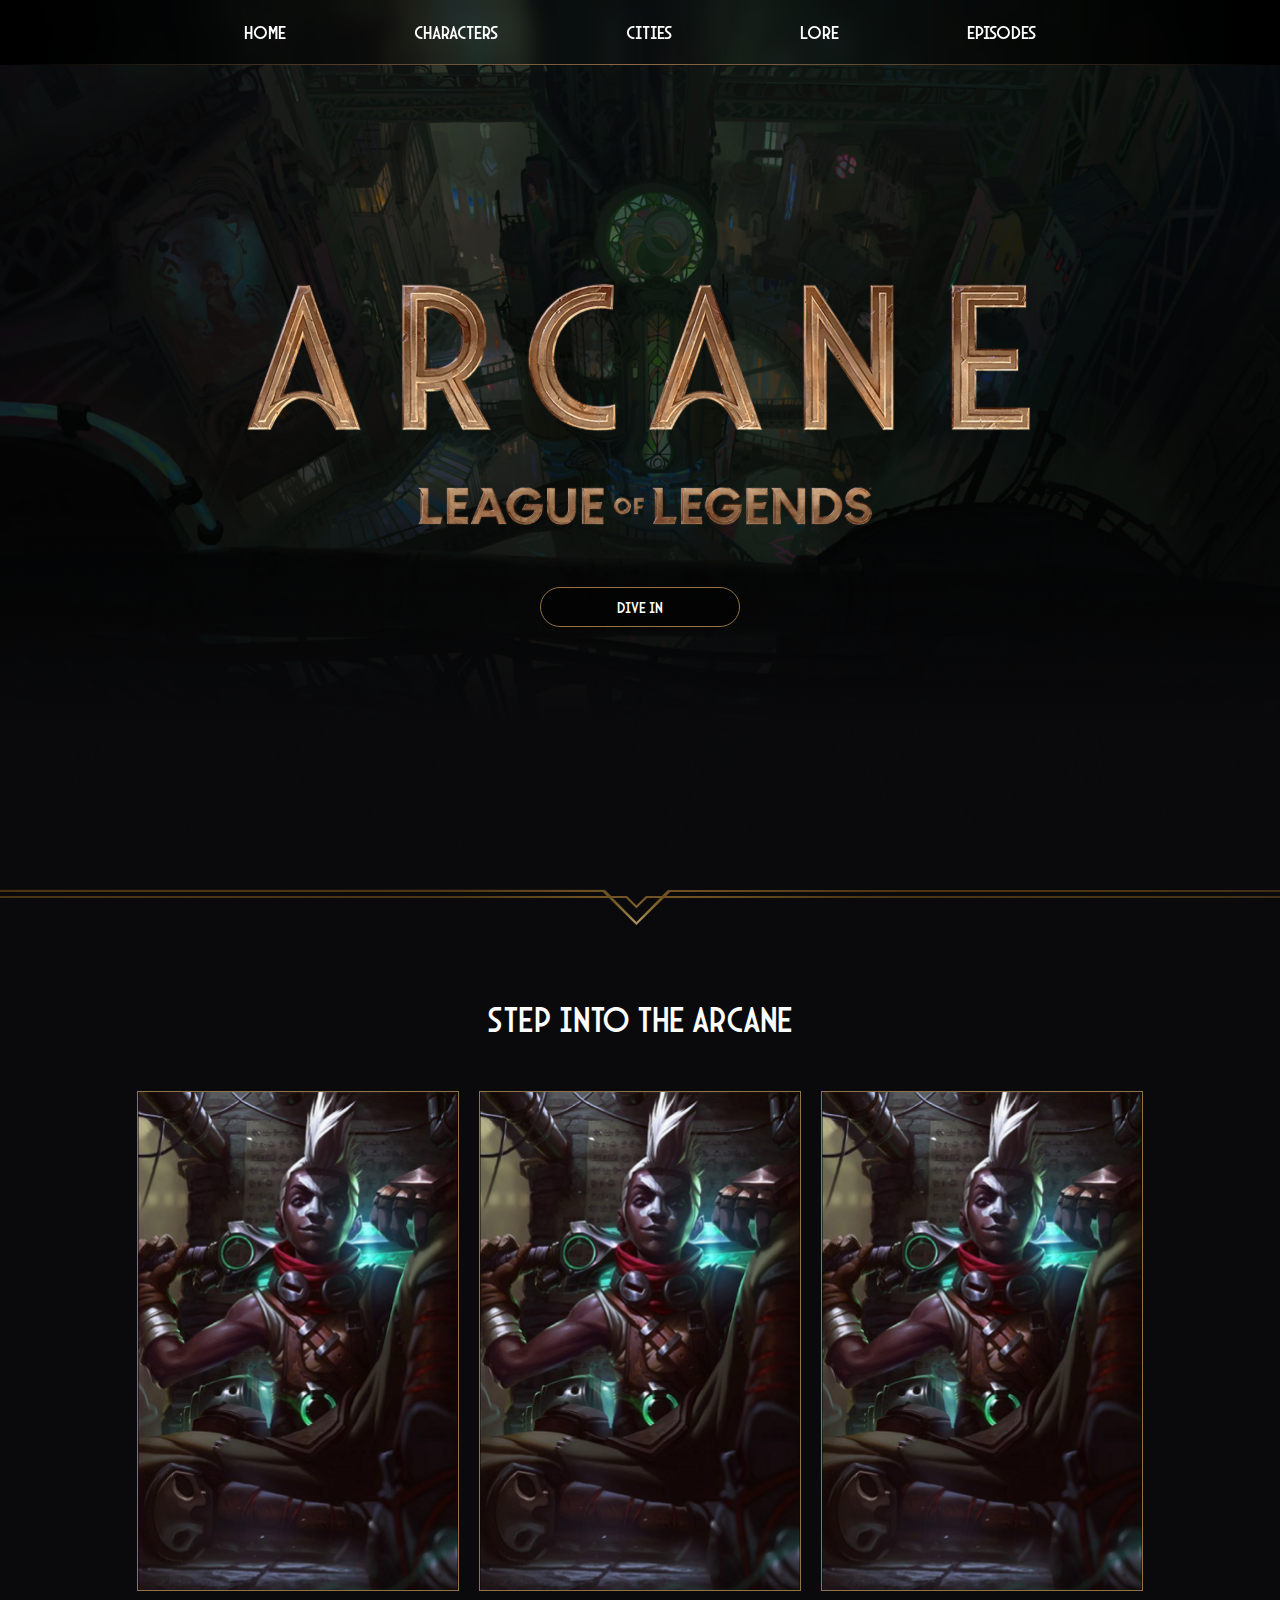
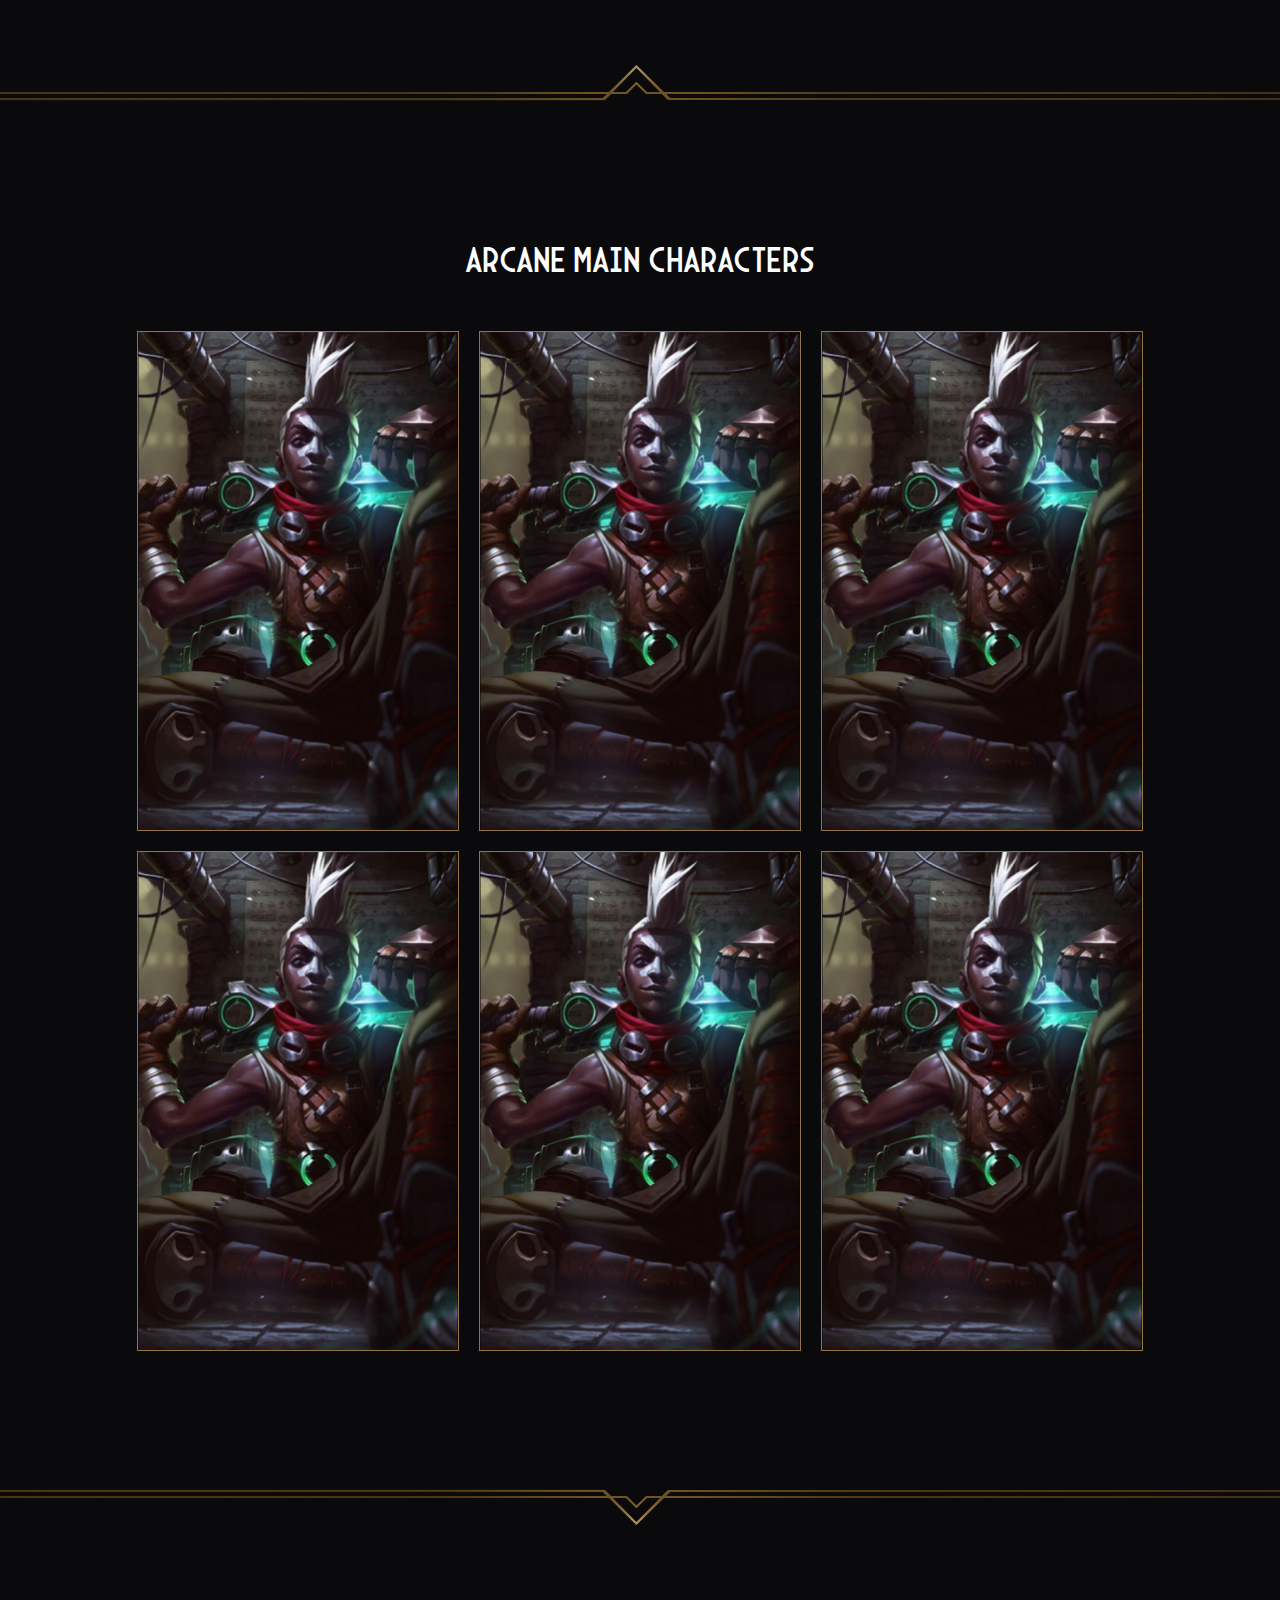
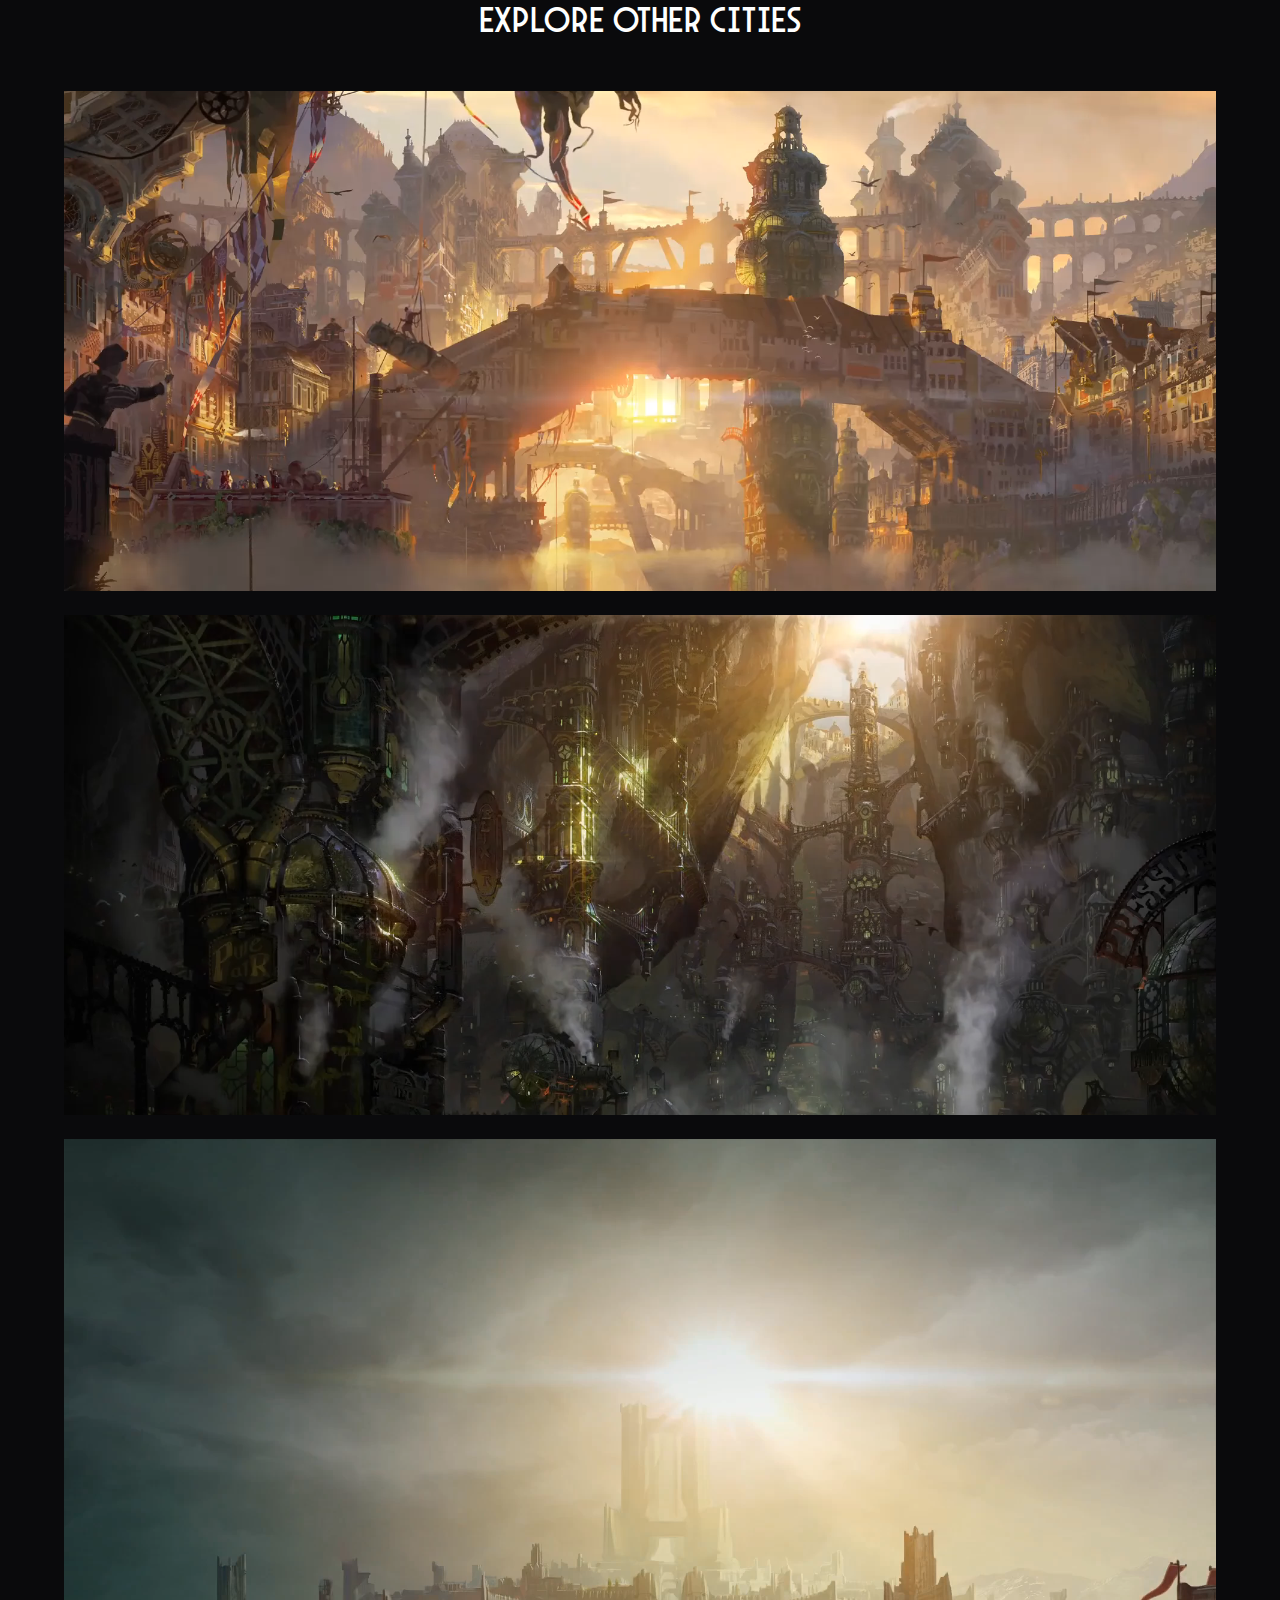
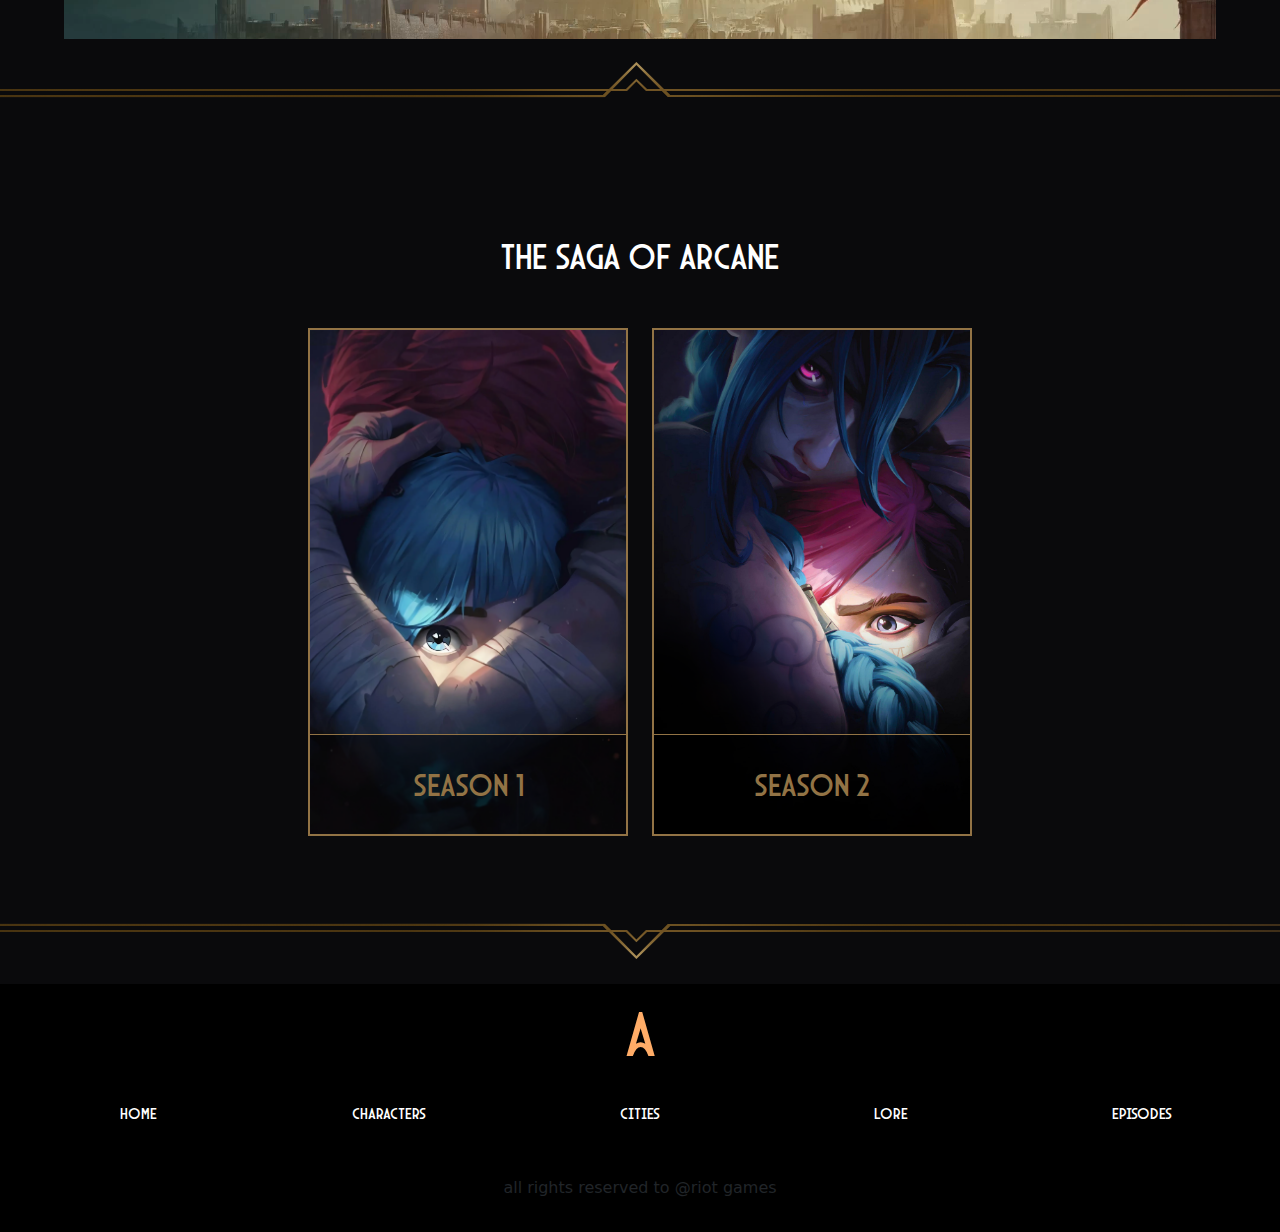
<file: home.html>
<!DOCTYPE html>
<html lang="en">

<head>
  <meta charset="UTF-8">
  <meta name="viewport" content="width=device-width, initial-scale=1, shrink-to-fit=no">
  <title>Arcane Website</title>
  <link href="https://cdn.jsdelivr.net/npm/bootstrap@5.3.0/dist/css/bootstrap.min.css" rel="stylesheet">

  <link rel="stylesheet" href="styles/home.css">
  <link rel="stylesheet" href="styles/styles.css">
  <link rel="stylesheet" href="styles/var.css">
  <link rel="stylesheet" href="styles/navbar.css">
</head>

<body>

  <div class="container-fluid px-0">
    <!--Navbar-->
    <nav class="navbar navbar-expand-lg">
      <div class="container-fluid">
        <button class="navbar-toggler" type="button" data-bs-toggle="collapse" data-bs-target="#navbarNav">
          <div class="toggle-icon"></div>
          <div class="toggle-icon"></div>
          <div class="toggle-icon"></div>
        </button>
        <div class="collapse navbar-collapse" id="navbarNav">
          <ul class="navbar-nav ms-auto align-items-center">
            <li class="nav-item">
              <a class="nav-link" href="#hero">HOME</a>
            </li>
            <li class="nav-item">
              <a class="nav-link" href="characters.html">CHARACTERS</a>
            </li>
            <li class="nav-item">
              <a class="nav-link" href="cities.html">CITIES</a>
            </li>
            <li class="nav-item">
              <a class="nav-link" href="lore.html">LORE</a>
            </li>
            <li class="nav-item">
              <a class="nav-link" href="episodes.html">EPISODES</a>
            </li>
          </ul>
        </div>
      </div>
    </nav>


    <!-- Hero Section -->
    <div id="hero" class="hader-container-lore position-relative text-center text-white w-100">
      <div class="container-fluid ">
        <div class="arcane-logo">
          <img src="assets/images/arcane-logo.svg" class="header-lore img-fluid" alt="Header Image">
        </div>
        <a class="btn main-btn" href="#step-into">Dive in</a>
      </div>
    </div>

    <!-- Divider -->
    <div id="step-into" class="devider-section-container-down w-100">
      <img src="assets/images/devider-img.png" class="devider-img img-fluid w-100" alt="Divider">
    </div>

    <!-- Champions Section -->
    <section class="champions-section-main text-center py-5 w-100">
      <div class="section-title-div">
        <h2 class="section-title">STEP INTO THE ARCANE</h2>
      </div>

      <div class="characters-cards-main2 ">
        <div class="chars-row ">
          <div>
            <div class="card character-car-main2">
              <div class="card-body">
                <div class="champ-name-and-city">
                  <p class="card-link-main">Meet the Characters</p>
                </div>
              </div>
            </div>
          </div>

          <div>
            <div class="card character-car-main2">
              <div class="card-body">
                <div class="champ-name-and-city">
                  <p class="card-link-main">Explore the Cities</p>
                </div>
              </div>
            </div>
          </div>

          <div>
            <div class="card character-car-main2">
              <div class="card-body">
                <div class="champ-name-and-city">
                  <p class="card-link-main">Discover the Lore</p>
                </div>
              </div>
            </div>
          </div>

        </div>
      </div>
    </section>

    <!-- Divider -->
    <div class="devider-section-container-up w-100">
      <img src="assets/images/devider-img.png" class="devider-img2 img-fluid w-100" alt="Divider">
    </div>

    <!-- Arcane Main Characters Section -->
    <section class="champions-section-main text-center py-5 w-100">
      <div class="section-title-div">
        <h2 class="section-title">ARCANE MAIN CHARACTERS</h2>
      </div>

      <div class="characters-cards-main2 ">
        <div class="chars-row ">
          <div>
            <div class="card character-car-main2">
              <div class="card-body">
                <div class="champ-name-and-city">
                  <p class="card-text champ-name">Vi</p>
                  <p class="card-text city-name">Zaun</p>
                </div>
              </div>
            </div>
          </div>

          <div>
            <div class="card character-car-main2">
              <div class="card-body">
                <div class="champ-name-and-city">
                  <p class="card-text champ-name">Jinx</p>
                  <p class="card-text city-name">Zaun</p>
                </div>
              </div>
            </div>
          </div>

          <div>
            <div class="card character-car-main2">
              <div class="card-body">
                <div class="champ-name-and-city">
                  <p class="card-text champ-name">Ekko</p>
                  <p class="card-text city-name">Zaun</p>
                </div>
              </div>
            </div>
          </div>

          <div>
            <div class="card character-car-main2">
              <div class="card-body">
                <div class="champ-name-and-city">
                  <p class="card-text champ-name">Jayce Talis</p>
                  <p class="card-text city-name">Piltover</p>
                </div>
              </div>
            </div>
          </div>

          <div>
            <div class="card character-car-main2">
              <div class="card-body">
                <div class="champ-name-and-city">
                  <p class="card-text champ-name">Victor</p>
                  <p class="card-text city-name">Piltover</p>
                </div>
              </div>
            </div>
          </div>


          <div>
            <div class="card character-car-main2">
              <div class="card-body">
                <div class="champ-name-and-city">
                  <p class="card-text champ-name">Caitlyn Kiramman</p>
                  <p class="card-text city-name">Piltover</p>
                </div>
              </div>
            </div>
          </div>
        </div>
      </div>
    </section>

    <!-- Divider -->
    <div class="devider-section-container-down w-100">
      <img src="assets/images/devider-img.png" class="devider-img img-fluid w-100" alt="Divider">
    </div>

    <!-- Exploring Cities Section -->
    <section class=" exploring-section text-center py-5 w-100">
      <div class="section-title-div">
        <h2 class="section-title">Explore OTHER CITIES</h2>
      </div>

      <div class="exploring-cards container-fluid px-4">
        <div class="row justify-content-center g-4 cities-container">
            <div class="piltover-card city-card-home">
              <div class="city-name-div">
                <div class="city-name-home"><p>PILTOVER</p></div>
              </div>
              <video class="card-video" src="assets/videos/piltover.webm" autoplay muted loop></video>
            </div>
            <div class="zaun-card city-card-home">
              <div class="city-name-div">
                <div class="city-name-home"><p>ZAUN</p></div>
              </div>
              <video class="card-video" src="assets/videos/zaun.webm" autoplay muted loop></video>
            </div>
            <div class="noxus-card city-card-home">
              <div class="city-name-div">
                <div class="city-name-home"><p>NOXUS</p></div>
              </div>
              <video class="card-video-noxus" src="assets/videos/noxus.webm" autoplay muted loop></video>
            </div>
        </div>
      </div>
    </section>

    <!-- Divider -->
    <div class="devider-section-container-up w-100">
      <img src="assets/images/devider-img.png" class="devider-img2 img-fluid w-100" alt="Divider">
    </div>

    <!-- Arcane Seasons Section -->
    <section class="arcane-seasons-section text-center py-5 w-100">
      <div class="section-title-div">
        <h2 class="section-title">the saga of arcane</h2>
      </div>

      <div class="seasons-cards container-fluid px-4">
        <div class="row justify-content-center g-4">
          <div class="col-12 col-md-6">
            <div class="seasons-card season1">
              <div class="seasons-card-title">
                <span class="seasons-title">Season 1</span>
              </div>
            </div>
          </div>
          <div class="col-12 col-md-6">
            <div class="seasons-card season2">
              <div class="seasons-card-title">
                <span class="seasons-title">Season 2</span>
              </div>
            </div>
          </div>
        </div>
      </div>
    </section>

    <!-- Divider -->
    <div class="devider-section-container-down w-100">
      <img src="assets/images/devider-img.png" class="devider-img img-fluid w-100" alt="Divider">
    </div>

    <!-- Footer -->
    <footer class="footer text-center py-4 w-100">
      <div class="footer-logo">
        <a class="a-logo" href="#hero">A</a>
      </div>
      <nav class="footer-nav">
        <a href="home.html">Home</a>
        <a href="#">Characters</a>
        <a href="#">Cities</a>
        <a href="#">Lore</a>
        <a href="#">Episodes</a>
      </nav>
      <div class="footer-copyrights-section">
        <span>all rights reserved to @riot games</span>
      </div>
    </footer>
  </div>

  <script src="https://cdn.jsdelivr.net/npm/bootstrap@5.3.0/dist/js/bootstrap.bundle.min.js"></script>
</body>

</html>
</file>
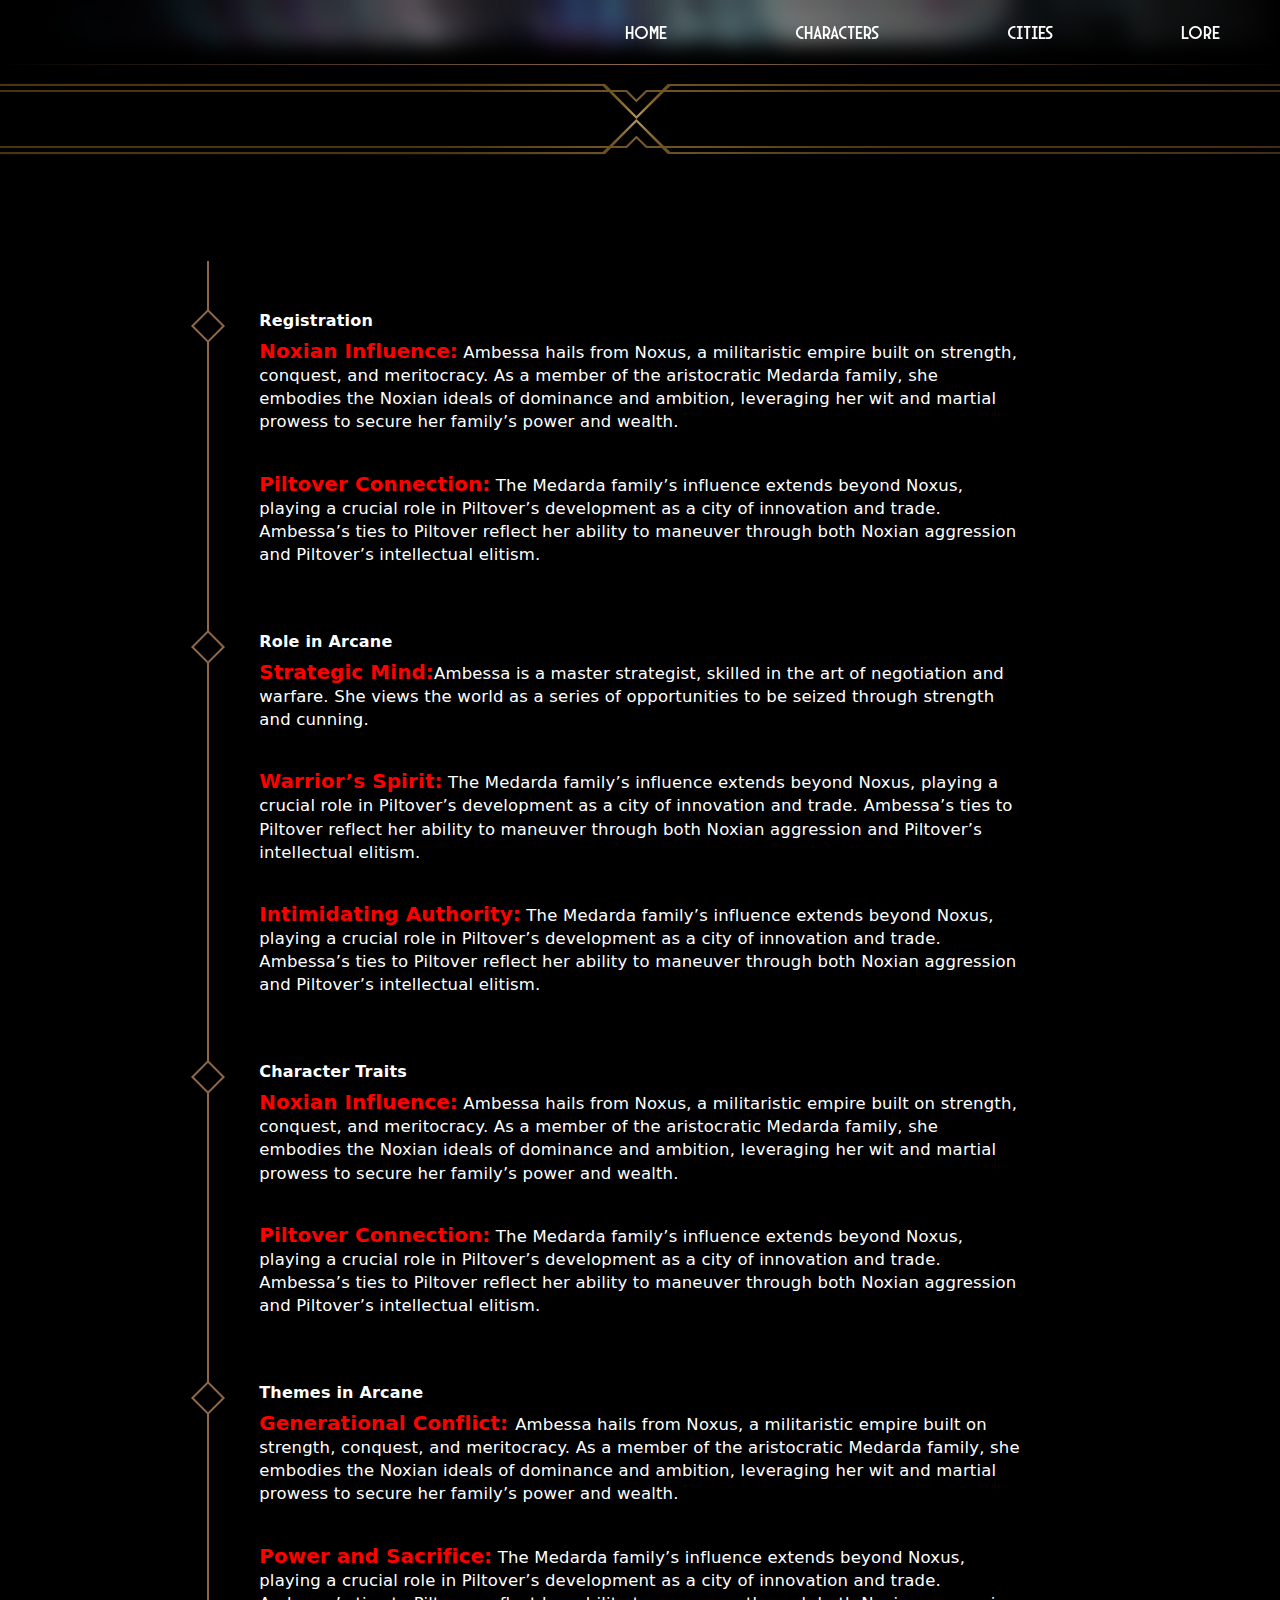
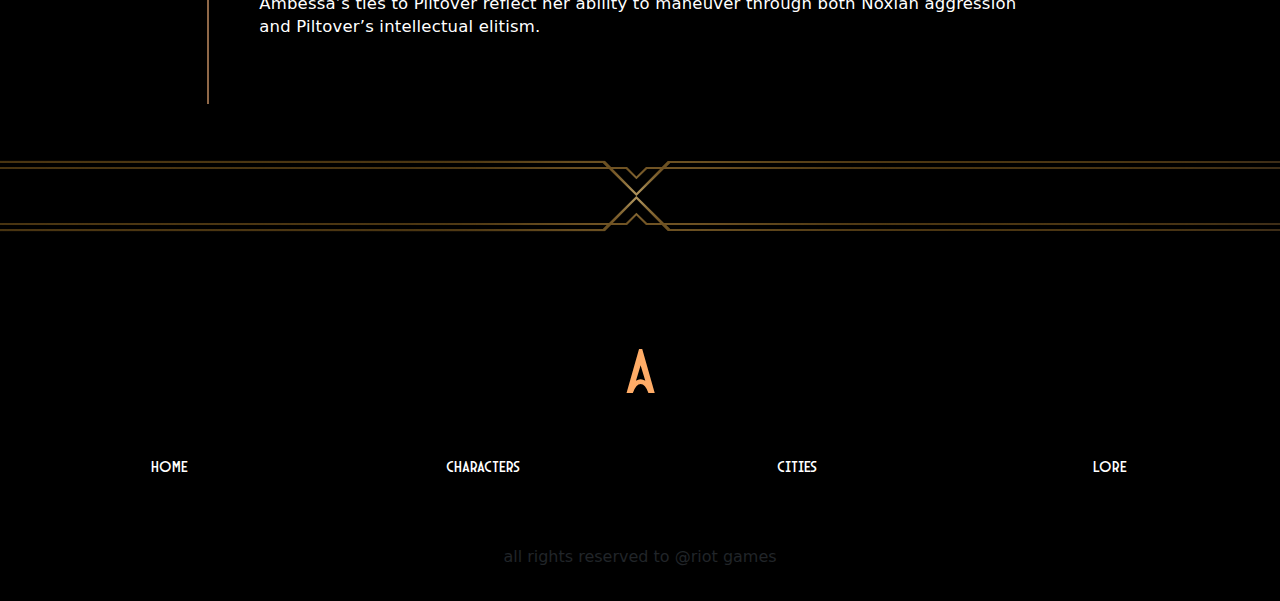
<file: jayce.html>
<!DOCTYPE html>
<html lang="en">

<head>
    <meta charset="UTF-8">
    <meta name="viewport" content="width=device-width, initial-scale=1.0">
    <title>Arcane Lore</title>
    <link href="https://cdn.jsdelivr.net/npm/bootstrap@5.3.0/dist/css/bootstrap.min.css" rel="stylesheet">

    <link rel="stylesheet" href="styles/lore.css">
    <link rel="stylesheet" href="styles/styles.css">
    <link rel="stylesheet" href="styles/var.css">
    <link rel="stylesheet" href="styles/navbar.css">
    <link rel="stylesheet" href="styles/timeline.css">
</head>

<body>

    <div class="lore container-fluid p-0">
        <nav class="navbar navbar-expand-lg ">
            <div class="container-fluid ">
                <button class="navbar-toggler" type="button" data-bs-toggle="collapse" data-bs-target="#navbarNav" aria-controls="navbarNav" aria-expanded="false" aria-label="Toggle navigation">
                    <span class="navbar-toggler-icon"></span>
                </button>
                <div class="collapse navbar-collapse" id="navbarNav">
                    <ul class="navbar-nav ms-auto">
                        <li class="nav-item">
                            <a class="nav-link " aria-current="page" href="index.html">Home</a>
                        </li>
                        <li class="nav-item">
                            <a class="nav-link" href="characters.html">CHARACTERS</a>
                        </li>
                        <li class="nav-item">
                            <a class="nav-link" href="cities.html">CITIES</a>
                        </li>
                        <li class="nav-item">
                            <a class="nav-link" href="lore.html">LORE</a>
                        </li>
                 
                    </ul>
                </div>
            </div>
        </nav>
  
        <div id="hero" class="header-container-lore w-100" style="background-image: url(/assets/images/champs/jayce-header.png);">
            <div class="header-lore" >
                <div class="header-title-lore">Jayce Talis</div>
            </div>
        </div>

        <!-- Divider -->
        <div class="devider-section-container-down w-100">
            <img src="assets/images/devider-img.png" class="devider-img img-fluid w-100" alt="Divider">
        </div>
        <!-- Divider -->
        <div class="devider-section-container-up w-100">
            <img src="assets/images/devider-img.png" class="devider-img2 img-fluid w-100" alt="Divider">
        </div>

        <div class="container">
            <div class="row">
                <div class="col-md-12">
                    <div class="card">
                        <div class="card-body">
                            <div id="content">
                                <ul class="timeline">
                                    <li class="event">
                                        <h3>Registration</h3>
                                        <p><span class="highlighted">Noxian Influence:</span> Ambessa hails from Noxus, a militaristic empire
                                            built on
                                            strength, conquest, and meritocracy. As a member of the aristocratic Medarda
                                            family, she embodies the Noxian ideals of dominance and ambition, leveraging her
                                            wit and martial prowess to secure her family’s power and wealth.</p>
                                        <br>
                                        <p><span class="highlighted">Piltover Connection:</span> The Medarda family’s influence extends beyond
                                            Noxus, playing
                                            a crucial role in Piltover’s development as a city of innovation and trade.
                                            Ambessa’s ties to Piltover reflect her ability to maneuver through both Noxian
                                            aggression and Piltover’s intellectual elitism.</p>
                                    </li>                       
                                    <li class="event">
                                        <h3>Role in Arcane</h3>
                                        <p><span class="highlighted">Strategic Mind:</span>Ambessa is a master strategist, skilled in the art of negotiation and warfare. She views the world as a series of opportunities to be seized through strength and cunning.</p>
                                        <br>
                                        <p><span class="highlighted">Warrior’s Spirit:</span> The Medarda family’s influence extends beyond
                                            Noxus, playing
                                            a crucial role in Piltover’s development as a city of innovation and trade.
                                            Ambessa’s ties to Piltover reflect her ability to maneuver through both Noxian
                                            aggression and Piltover’s intellectual elitism.</p>
                                            <br>
                                            <p><span class="highlighted">Intimidating Authority:</span> The Medarda family’s influence extends beyond
                                                Noxus, playing
                                                a crucial role in Piltover’s development as a city of innovation and trade.
                                                Ambessa’s ties to Piltover reflect her ability to maneuver through both Noxian
                                                aggression and Piltover’s intellectual elitism.</p>
                                    </li>
                        
                                    <li class="event">
                                        <h3>Character Traits</h3>
                                        <p><span class="highlighted">Noxian Influence:</span> Ambessa hails from Noxus, a militaristic empire
                                            built on
                                            strength, conquest, and meritocracy. As a member of the aristocratic Medarda
                                            family, she embodies the Noxian ideals of dominance and ambition, leveraging her
                                            wit and martial prowess to secure her family’s power and wealth.</p>
                                        <br>
                                        <p><span class="highlighted">Piltover Connection:</span> The Medarda family’s influence extends beyond
                                            Noxus, playing
                                            a crucial role in Piltover’s development as a city of innovation and trade.
                                            Ambessa’s ties to Piltover reflect her ability to maneuver through both Noxian
                                            aggression and Piltover’s intellectual elitism.</p>
                                    </li>
                  
                                    <li class="event">
                                        <h3 >Themes in Arcane</h3>
                                        <p><span class="highlighted">Generational Conflict: </span> Ambessa hails from Noxus, a militaristic empire
                                            built on
                                            strength, conquest, and meritocracy. As a member of the aristocratic Medarda
                                            family, she embodies the Noxian ideals of dominance and ambition, leveraging her
                                            wit and martial prowess to secure her family’s power and wealth.</p>
                                        <br>
                                        <p><span class="highlighted">Power and Sacrifice:</span> The Medarda family’s influence extends beyond
                                            Noxus, playing
                                            a crucial role in Piltover’s development as a city of innovation and trade.
                                            Ambessa’s ties to Piltover reflect her ability to maneuver through both Noxian
                                            aggression and Piltover’s intellectual elitism.</p>
                                    </li>
                                </ul>
                            </div>
                        </div>
                    </div>
                </div>
            </div>
        </div>

        <!-- Divider -->
        <div class="devider-section-container-down w-100">
            <img src="assets/images/devider-img.png" class="devider-img img-fluid w-100" alt="Divider">
        </div>
        <!-- Divider -->
        <div class="devider-section-container-up w-100">
            <img src="assets/images/devider-img.png" class="devider-img2 img-fluid w-100" alt="Divider">
        </div>


        <!-- Footer-->
        <footer class="footer text-center py-4 w-100">
            <div class="footer-logo mb-3">
                <a class="a-logo" href="#hero">A</a>
            </div>
            <nav class="footer-nav">
                <a href="index.html">Home</a>
                <a href="#">Characters</a>
                <a href="#">Cities</a>
                <a href="#">Lore</a>
            </nav>
            <div class="footer-copyrights-section mt-3">
                <span>all rights reserved to @riot games</span>
            </div>
        </footer>
    </div>
    <script src="https://cdn.jsdelivr.net/npm/bootstrap@5.3.0/dist/js/bootstrap.bundle.min.js"></script>

</body>

</html>
</file>
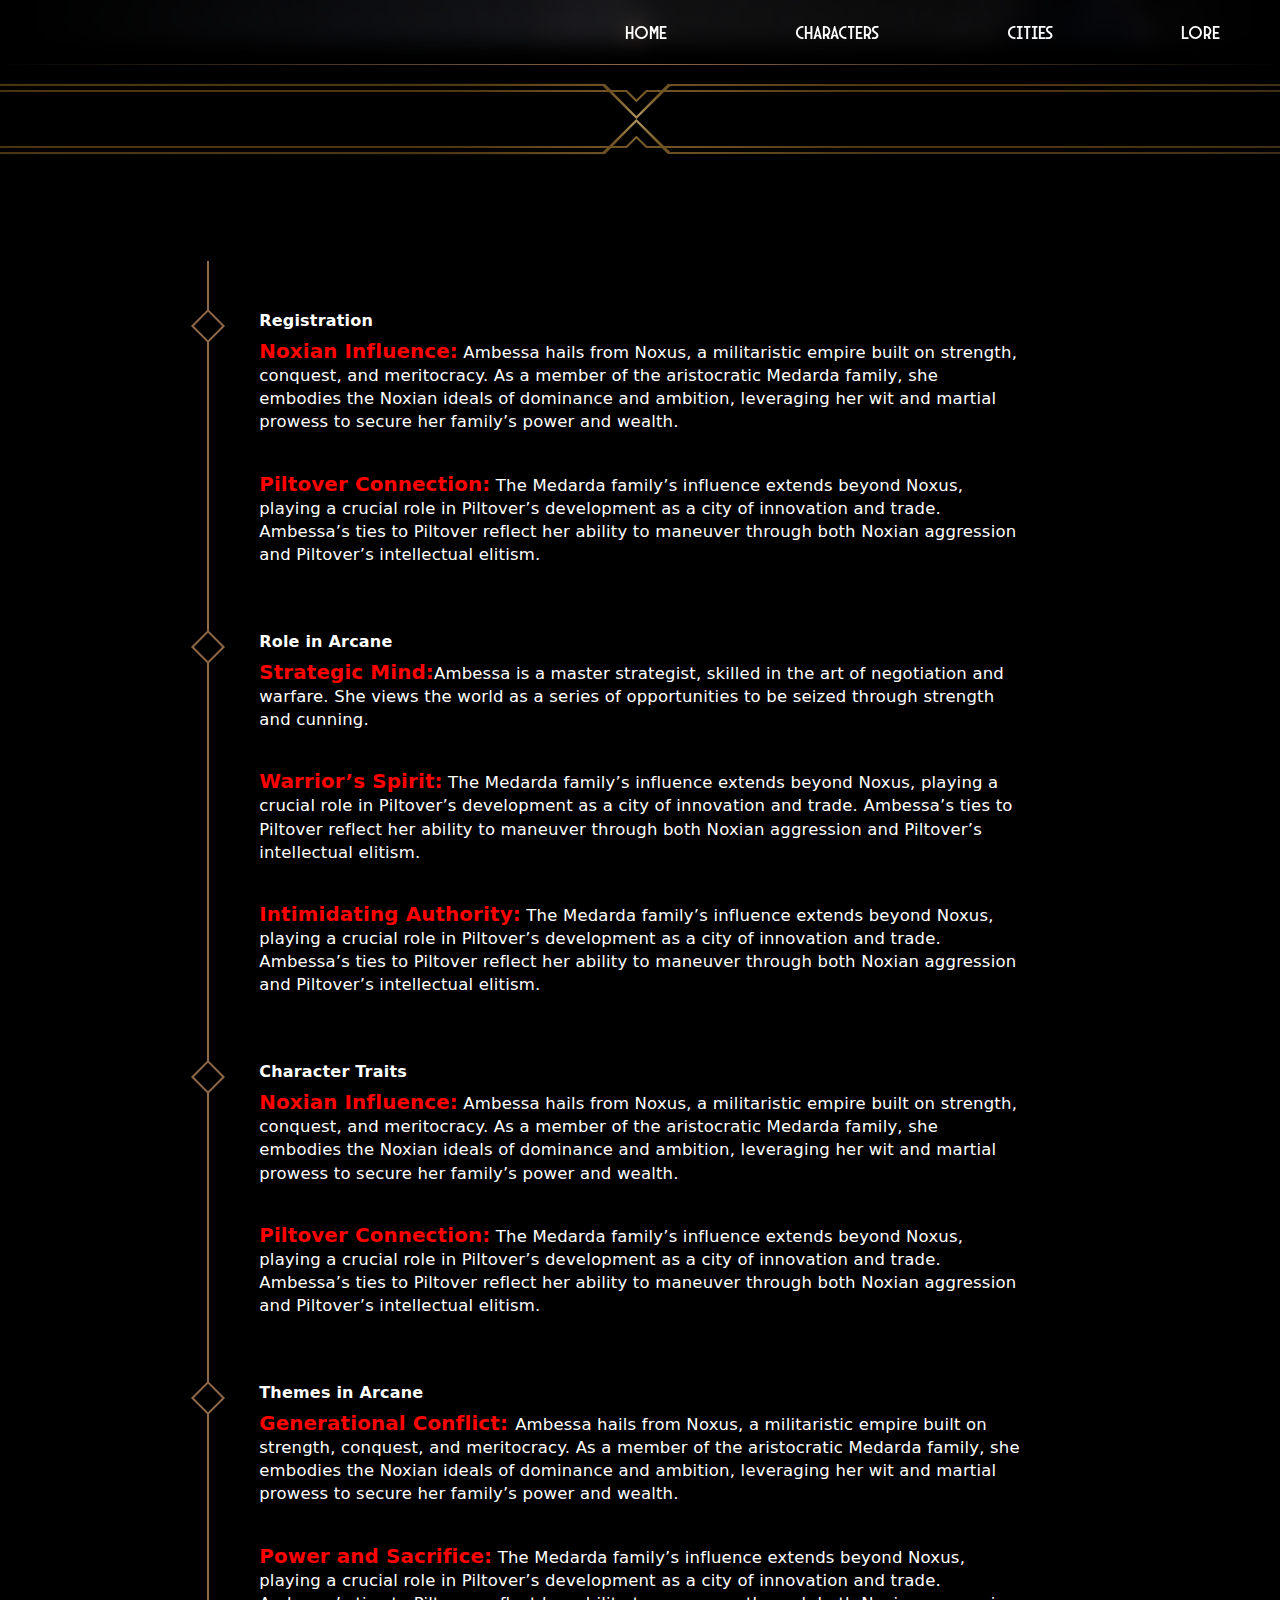
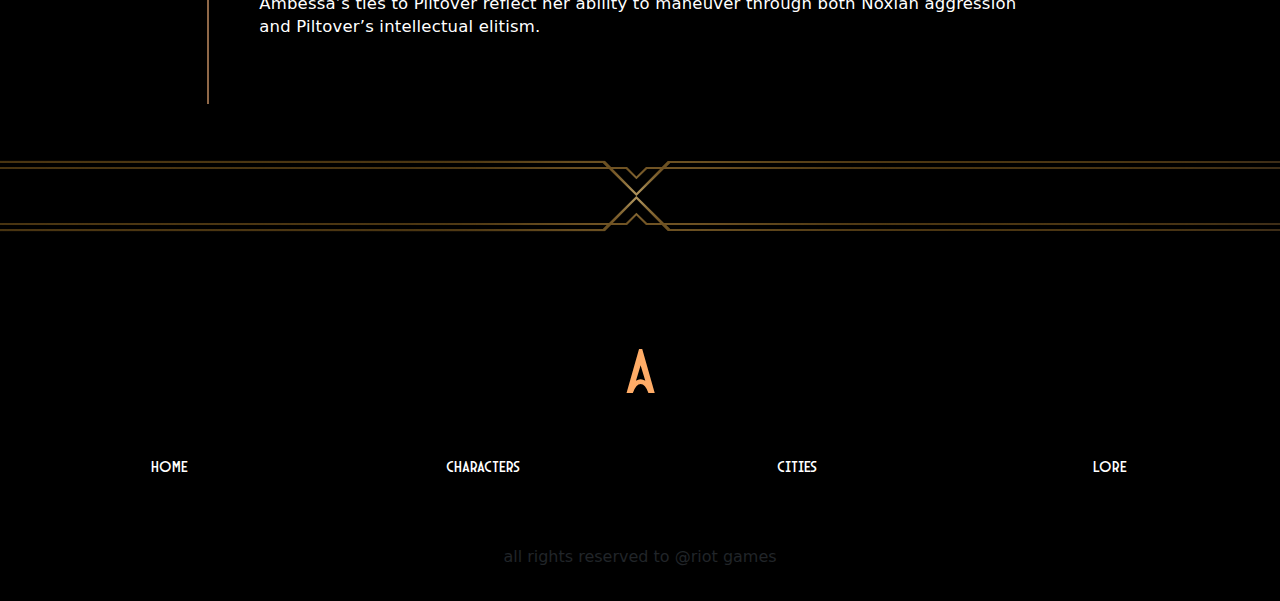
<file: jinx.html>
<!DOCTYPE html>
<html lang="en">

<head>
    <meta charset="UTF-8">
    <meta name="viewport" content="width=device-width, initial-scale=1.0">
    <title>Arcane Lore</title>
    <link href="https://cdn.jsdelivr.net/npm/bootstrap@5.3.0/dist/css/bootstrap.min.css" rel="stylesheet">

    <link rel="stylesheet" href="styles/lore.css">
    <link rel="stylesheet" href="styles/styles.css">
    <link rel="stylesheet" href="styles/var.css">
    <link rel="stylesheet" href="styles/navbar.css">
    <link rel="stylesheet" href="styles/timeline.css">
</head>

<body>

    <div class="lore container-fluid p-0">
        <nav class="navbar navbar-expand-lg ">
            <div class="container-fluid ">
                <button class="navbar-toggler" type="button" data-bs-toggle="collapse" data-bs-target="#navbarNav" aria-controls="navbarNav" aria-expanded="false" aria-label="Toggle navigation">
                    <span class="navbar-toggler-icon"></span>
                </button>
                <div class="collapse navbar-collapse" id="navbarNav">
                    <ul class="navbar-nav ms-auto">
                        <li class="nav-item">
                            <a class="nav-link " aria-current="page" href="index.html">Home</a>
                        </li>
                        <li class="nav-item">
                            <a class="nav-link" href="characters.html">CHARACTERS</a>
                        </li>
                        <li class="nav-item">
                            <a class="nav-link" href="cities.html">CITIES</a>
                        </li>
                        <li class="nav-item">
                            <a class="nav-link" href="lore.html">LORE</a>
                        </li>
                 
                    </ul>
                </div>
            </div>
        </nav>
  
        <div id="hero" class="header-container-lore w-100" style="background-image: url(/assets/images/champs/jinx-header.png);">
            <div class="header-lore" >
                <div class="header-title-lore">jinx</div>
            </div>
        </div>

        <!-- Divider -->
        <div class="devider-section-container-down w-100">
            <img src="assets/images/devider-img.png" class="devider-img img-fluid w-100" alt="Divider">
        </div>
        <!-- Divider -->
        <div class="devider-section-container-up w-100">
            <img src="assets/images/devider-img.png" class="devider-img2 img-fluid w-100" alt="Divider">
        </div>

        <div class="container">
            <div class="row">
                <div class="col-md-12">
                    <div class="card">
                        <div class="card-body">
                            <div id="content">
                                <ul class="timeline">
                                    <li class="event">
                                        <h3>Registration</h3>
                                        <p><span class="highlighted">Noxian Influence:</span> Ambessa hails from Noxus, a militaristic empire
                                            built on
                                            strength, conquest, and meritocracy. As a member of the aristocratic Medarda
                                            family, she embodies the Noxian ideals of dominance and ambition, leveraging her
                                            wit and martial prowess to secure her family’s power and wealth.</p>
                                        <br>
                                        <p><span class="highlighted">Piltover Connection:</span> The Medarda family’s influence extends beyond
                                            Noxus, playing
                                            a crucial role in Piltover’s development as a city of innovation and trade.
                                            Ambessa’s ties to Piltover reflect her ability to maneuver through both Noxian
                                            aggression and Piltover’s intellectual elitism.</p>
                                    </li>                       
                                    <li class="event">
                                        <h3>Role in Arcane</h3>
                                        <p><span class="highlighted">Strategic Mind:</span>Ambessa is a master strategist, skilled in the art of negotiation and warfare. She views the world as a series of opportunities to be seized through strength and cunning.</p>
                                        <br>
                                        <p><span class="highlighted">Warrior’s Spirit:</span> The Medarda family’s influence extends beyond
                                            Noxus, playing
                                            a crucial role in Piltover’s development as a city of innovation and trade.
                                            Ambessa’s ties to Piltover reflect her ability to maneuver through both Noxian
                                            aggression and Piltover’s intellectual elitism.</p>
                                            <br>
                                            <p><span class="highlighted">Intimidating Authority:</span> The Medarda family’s influence extends beyond
                                                Noxus, playing
                                                a crucial role in Piltover’s development as a city of innovation and trade.
                                                Ambessa’s ties to Piltover reflect her ability to maneuver through both Noxian
                                                aggression and Piltover’s intellectual elitism.</p>
                                    </li>
                        
                                    <li class="event">
                                        <h3>Character Traits</h3>
                                        <p><span class="highlighted">Noxian Influence:</span> Ambessa hails from Noxus, a militaristic empire
                                            built on
                                            strength, conquest, and meritocracy. As a member of the aristocratic Medarda
                                            family, she embodies the Noxian ideals of dominance and ambition, leveraging her
                                            wit and martial prowess to secure her family’s power and wealth.</p>
                                        <br>
                                        <p><span class="highlighted">Piltover Connection:</span> The Medarda family’s influence extends beyond
                                            Noxus, playing
                                            a crucial role in Piltover’s development as a city of innovation and trade.
                                            Ambessa’s ties to Piltover reflect her ability to maneuver through both Noxian
                                            aggression and Piltover’s intellectual elitism.</p>
                                    </li>
                  
                                    <li class="event">
                                        <h3 >Themes in Arcane</h3>
                                        <p><span class="highlighted">Generational Conflict: </span> Ambessa hails from Noxus, a militaristic empire
                                            built on
                                            strength, conquest, and meritocracy. As a member of the aristocratic Medarda
                                            family, she embodies the Noxian ideals of dominance and ambition, leveraging her
                                            wit and martial prowess to secure her family’s power and wealth.</p>
                                        <br>
                                        <p><span class="highlighted">Power and Sacrifice:</span> The Medarda family’s influence extends beyond
                                            Noxus, playing
                                            a crucial role in Piltover’s development as a city of innovation and trade.
                                            Ambessa’s ties to Piltover reflect her ability to maneuver through both Noxian
                                            aggression and Piltover’s intellectual elitism.</p>
                                    </li>
                                </ul>
                            </div>
                        </div>
                    </div>
                </div>
            </div>
        </div>

        <!-- Divider -->
        <div class="devider-section-container-down w-100">
            <img src="assets/images/devider-img.png" class="devider-img img-fluid w-100" alt="Divider">
        </div>
        <!-- Divider -->
        <div class="devider-section-container-up w-100">
            <img src="assets/images/devider-img.png" class="devider-img2 img-fluid w-100" alt="Divider">
        </div>


        <!-- Footer-->
        <footer class="footer text-center py-4 w-100">
            <div class="footer-logo mb-3">
                <a class="a-logo" href="#hero">A</a>
            </div>
            <nav class="footer-nav">
                <a href="index.html">Home</a>
                <a href="#">Characters</a>
                <a href="#">Cities</a>
                <a href="#">Lore</a>
            </nav>
            <div class="footer-copyrights-section mt-3">
                <span>all rights reserved to @riot games</span>
            </div>
        </footer>
    </div>
    <script src="https://cdn.jsdelivr.net/npm/bootstrap@5.3.0/dist/js/bootstrap.bundle.min.js"></script>

</body>

</html>
</file>
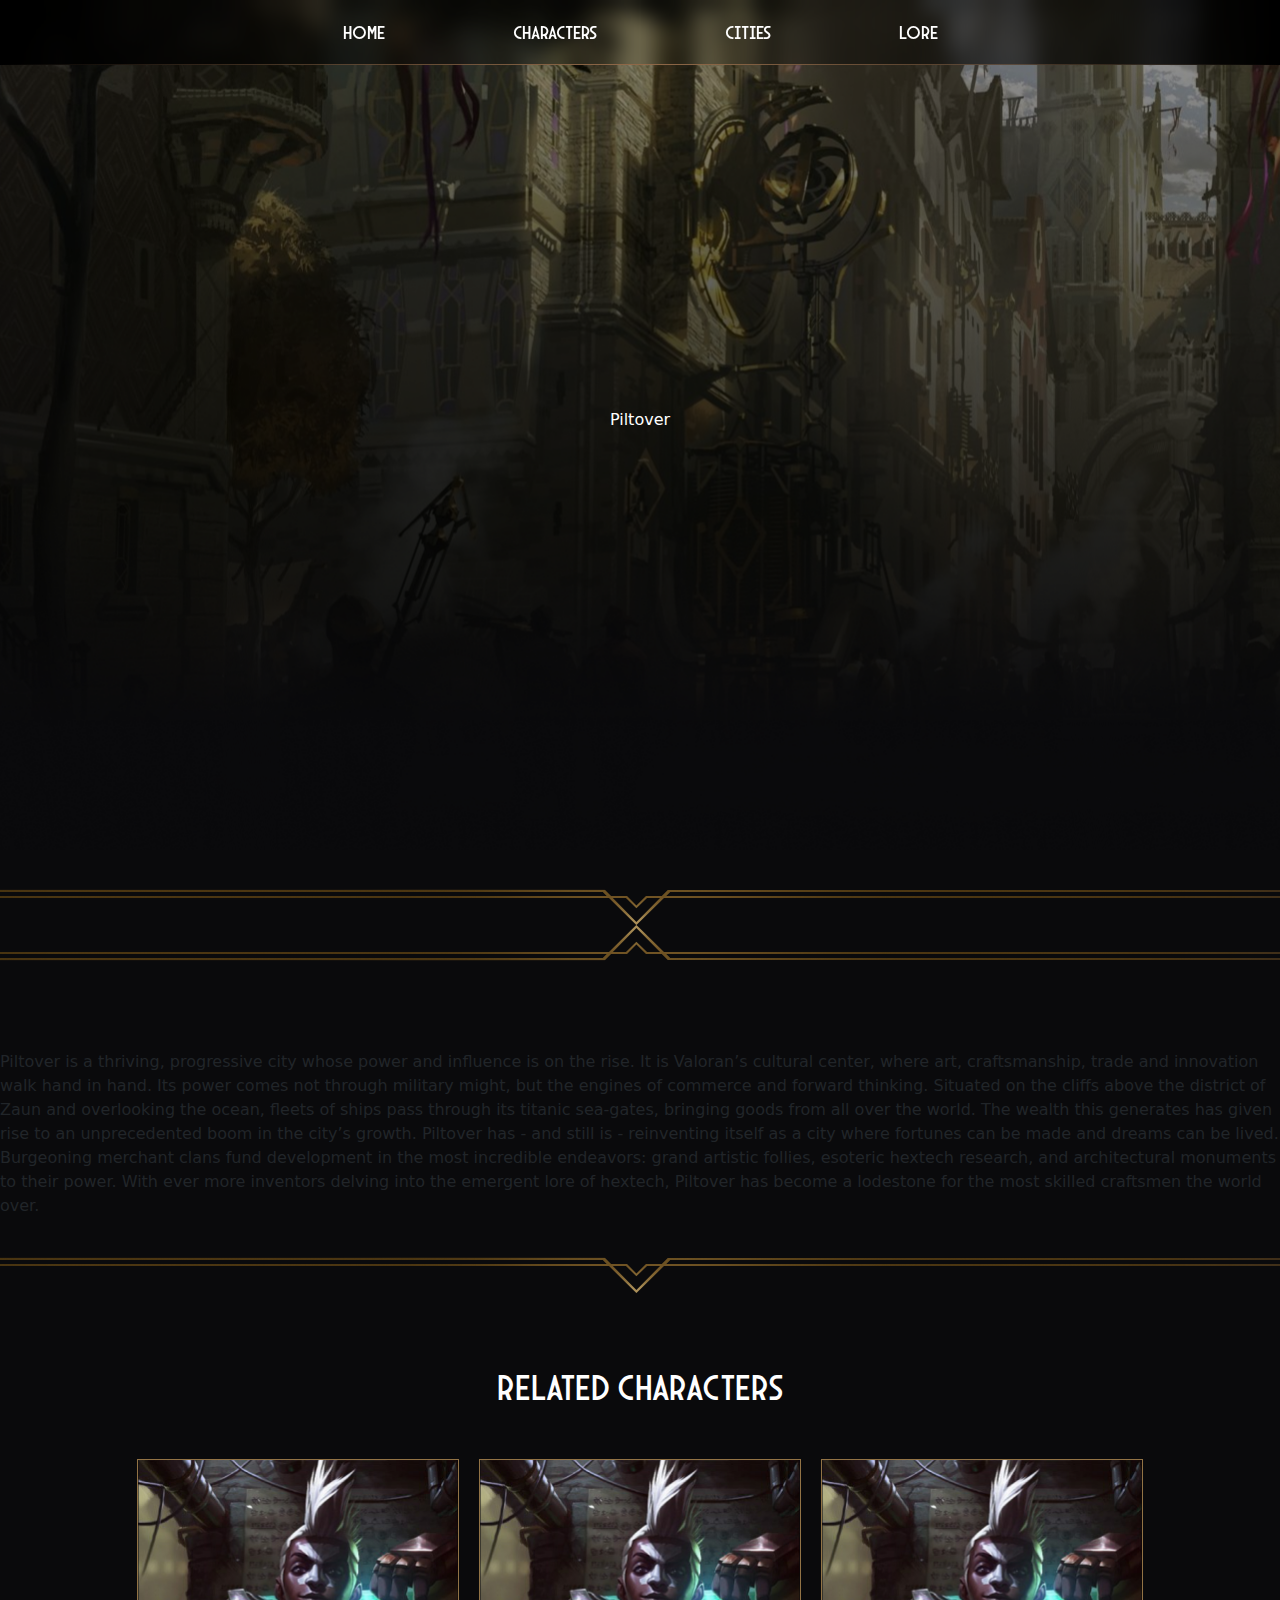
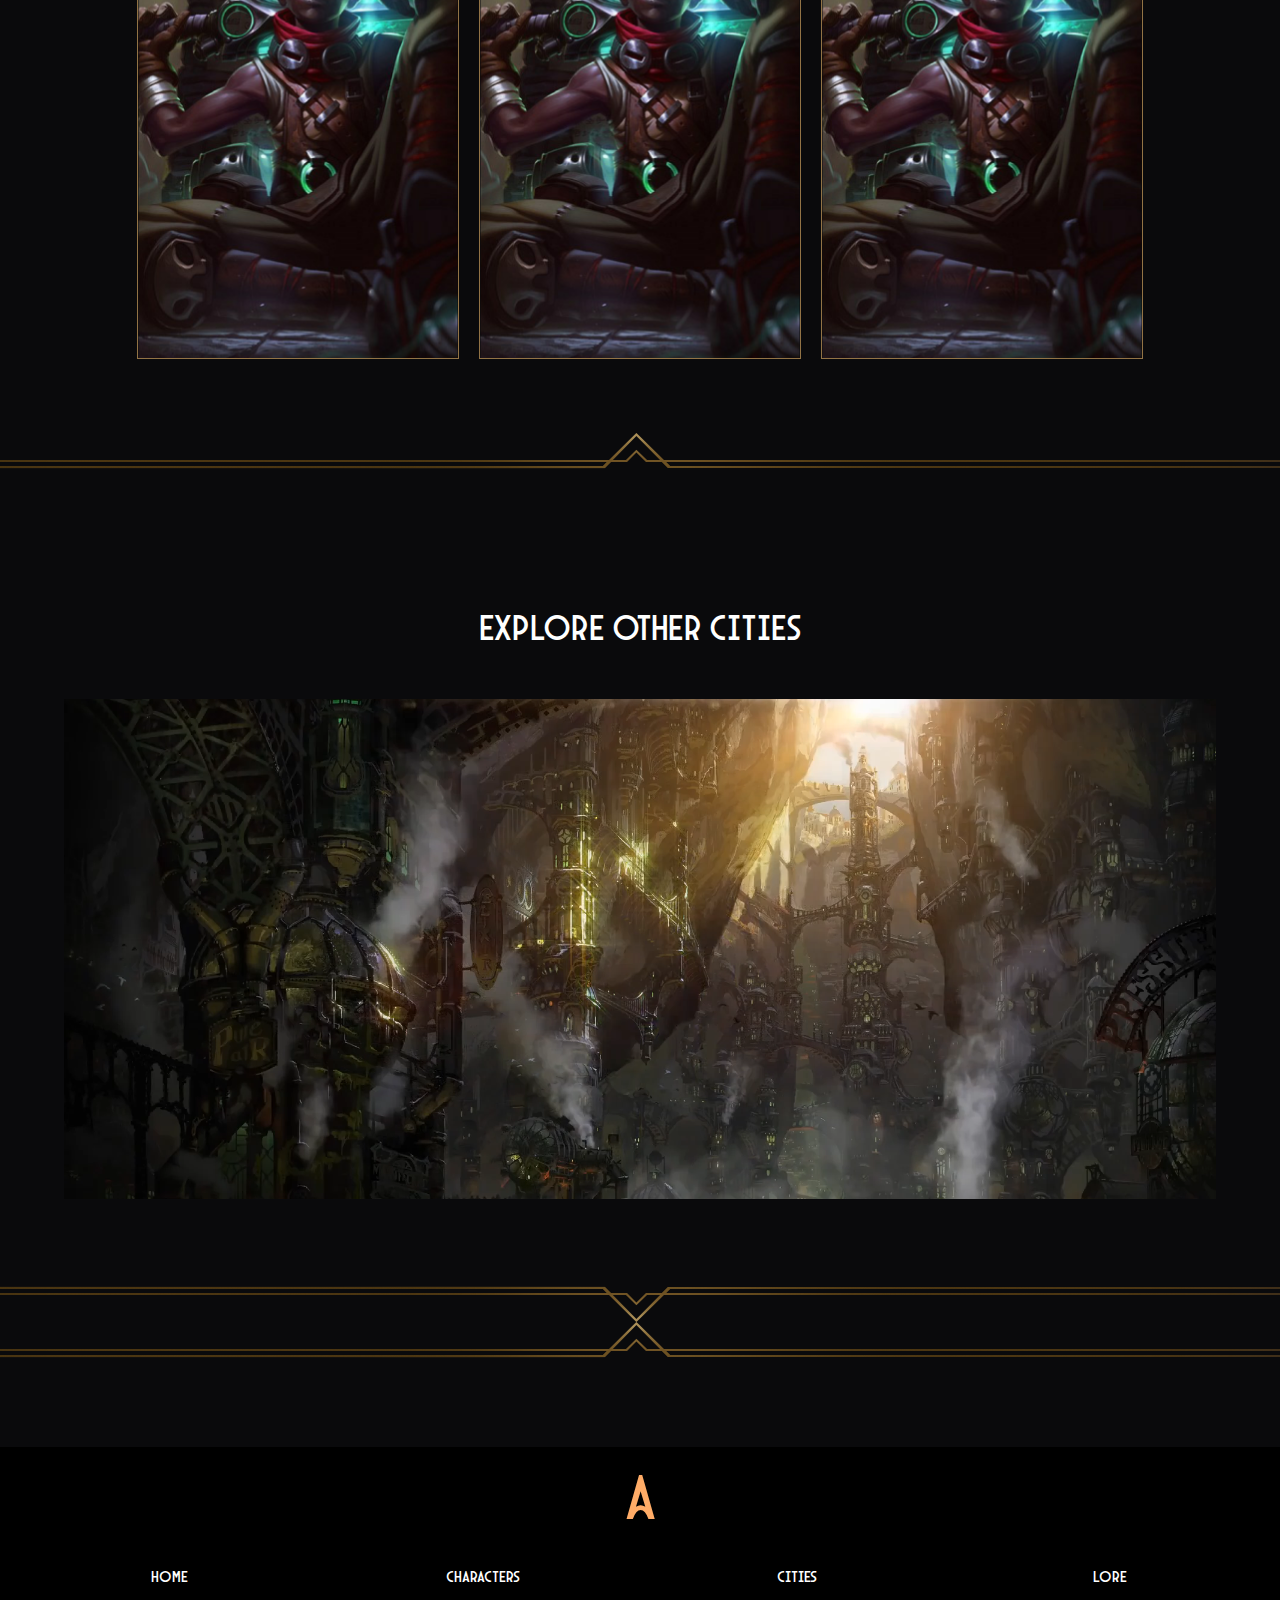
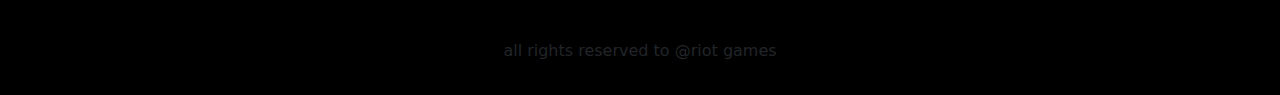
<file: piltover.html>
<!DOCTYPE html>
<html lang="en">

<head>
  <meta charset="UTF-8">
  <meta name="viewport" content="width=device-width, initial-scale=1, shrink-to-fit=no">
  <title>Piltover Region</title>
  <link href="https://cdn.jsdelivr.net/npm/bootstrap@5.3.0/dist/css/bootstrap.min.css" rel="stylesheet">

  <link rel="stylesheet" href="styles/home.css">
  <link rel="stylesheet" href="styles/styles.css">
  <link rel="stylesheet" href="styles/var.css">
  <link rel="stylesheet" href="styles/navbar.css">
</head>

<body>

  <div class="container-fluid px-0">
    <!--Navbar-->
      <nav class="navbar navbar-expand-lg ">
          <div class="container-fluid">
              <button class="navbar-toggler" type="button" data-bs-toggle="collapse" data-bs-target="#navbarNav" aria-controls="navbarNav" aria-expanded="false" aria-label="Toggle navigation">
                  <span class="navbar-toggler-icon"></span>
              </button>
              <div class="collapse navbar-collapse" id="navbarNav">
                  <ul class="navbar-nav ms-auto">
                      <li class="nav-item">
                          <a class="nav-link" aria-current="page" href="index.html">Home</a>
                      </li>
                      <li class="nav-item">
                          <a class="nav-link" href="characters.html">CHARACTERS</a>
                      </li>
                      <li class="nav-item">
                          <a class="nav-link" href="cities.html">CITIES</a>
                      </li>
                      <li class="nav-item">
                          <a class="nav-link" href="lore.html">LORE</a>
                      </li>
                  
                  </ul>
              </div>
          </div>
      </nav>


    <!-- Hero Section -->
    <div id="hero" class="hader-container-lore position-relative text-center text-white w-100" style="background-image: url(/assets/images/piltover-header.png);">
      <div class="container-fluid ">
        <div class="header-title-lore">Piltover</div>
      </div>
    </div>

    <!-- Divider -->
    <div id="step-into" class="devider-section-container-down w-100">
      <img src="assets/images/devider-img.png" class="devider-img img-fluid w-100" alt="Divider">
    </div>
    <!-- Divider -->
    <div class="devider-section-container-up w-100">
      <img src="assets/images/devider-img.png" class="devider-img2 img-fluid w-100" alt="Divider">
    </div>

    
    <div class="city-disc-class w-100">
      <div class="lore-p">
          <span class="highlighted">Piltover </span> is a thriving, progressive city whose power and influence is on the rise. It is Valoran’s cultural center, where art, craftsmanship, trade and innovation walk hand in hand. Its power comes not through military might, but the engines of commerce and forward thinking. Situated on the cliffs above the district of Zaun and overlooking the ocean, fleets of ships pass through its titanic sea-gates, bringing goods from all over the world. The wealth this generates has given rise to an unprecedented boom in the city’s growth. Piltover has - and still is - reinventing itself as a city where fortunes can be made and dreams can be lived. Burgeoning merchant clans fund development in the most incredible endeavors: grand artistic follies, esoteric hextech research, and architectural monuments to their power. With ever more inventors delving into the emergent lore of hextech, Piltover has become a lodestone for the most skilled craftsmen the world over.

        </span>
      </div>
    </div>

        <!-- Divider -->
        <div id="step-into" class="devider-section-container-down w-100">
          <img src="assets/images/devider-img.png" class="devider-img img-fluid w-100" alt="Divider">
        </div>

        
    <!-- Arcane Main Characters Section -->
    <section class="champions-section-main text-center py-5 w-100">
      <div class="section-title-div">
        <h2 class="section-title">Related Characters</h2>
      </div>

      <div class="characters-cards-main2 ">
        <div class="chars-row ">
          <div>
            <div class="card character-car-main2">
              <div class="card-body jayce-champ" onclick="window.location.href = 'jayce.html';">
                <div class="champ-name-and-city">
                  <p class="card-text champ-name">Jayce Talis</p>
                  <p class="card-text city-name">Piltover</p>
                </div>
              </div>
            </div>
          </div>

          <div>
            <div class="card character-car-main2">
              <div class="card-body victor-champ" onclick="window.location.href = 'Viktor.html';">
                <div class="champ-name-and-city">
                  <p class="card-text champ-name">Viktor</p>
                  <p class="card-text city-name">Piltover</p>
                </div>
              </div>
            </div>
          </div>


          <div>
            <div class="card character-car-main2">
              <div class="card-body cait-champ" onclick="window.location.href = 'caitlyn.html';">
                <div class="champ-name-and-city">
                  <p class="card-text champ-name">Caitlyn Kiramman</p>
                  <p class="card-text city-name">Piltover</p>
                </div>
              </div>
            </div>
          </div>
        </div>
      </div>
    </section>


            <!-- Divider -->
            <div class="devider-section-container-up w-100">
              <img src="assets/images/devider-img.png" class="devider-img2 img-fluid w-100" alt="Divider">
            </div>
            
   <!-- Exploring Cities Section -->
   <section class=" exploring-section text-center py-5 w-100">
    <div class="section-title-div">
      <h2 class="section-title">Explore OTHER CITIES</h2>
    </div>

    <div class="exploring-cards container-fluid px-4">
      <div class="row justify-content-center g-4 cities-container">

          <div class="zaun-card city-card-home" onclick="window.location.href = 'zaun.html';">
            <div class="city-name-div">
              <div class="city-name-home"><p>ZAUN</p></div>
            </div>
            <video class="card-video" src="assets/videos/zaun.webm" autoplay muted loop></video>
          </div>
      </div>
    </div>
  </section>



    <!-- Divider -->
    <div class="devider-section-container-down w-100">
      <img src="assets/images/devider-img.png" class="devider-img img-fluid w-100" alt="Divider">
    </div>
    <!-- Divider -->
    <div class="devider-section-container-up w-100">
      <img src="assets/images/devider-img.png" class="devider-img2 img-fluid w-100" alt="Divider">
    </div>
    <!-- Footer -->
    <footer class="footer text-center py-4 w-100">
      <div class="footer-logo">
        <a class="a-logo" href="#hero">A</a>
      </div>
      <nav class="footer-nav">
        <a href="index.html">Home</a>
        <a href="#">Characters</a>
        <a href="#">Cities</a>
        <a href="#">Lore</a>
      </nav>
      <div class="footer-copyrights-section">
        <span>all rights reserved to @riot games</span>
      </div>
    </footer>
  </div>

  <script src="https://cdn.jsdelivr.net/npm/bootstrap@5.3.0/dist/js/bootstrap.bundle.min.js"></script>
</body>

</html>
</file>
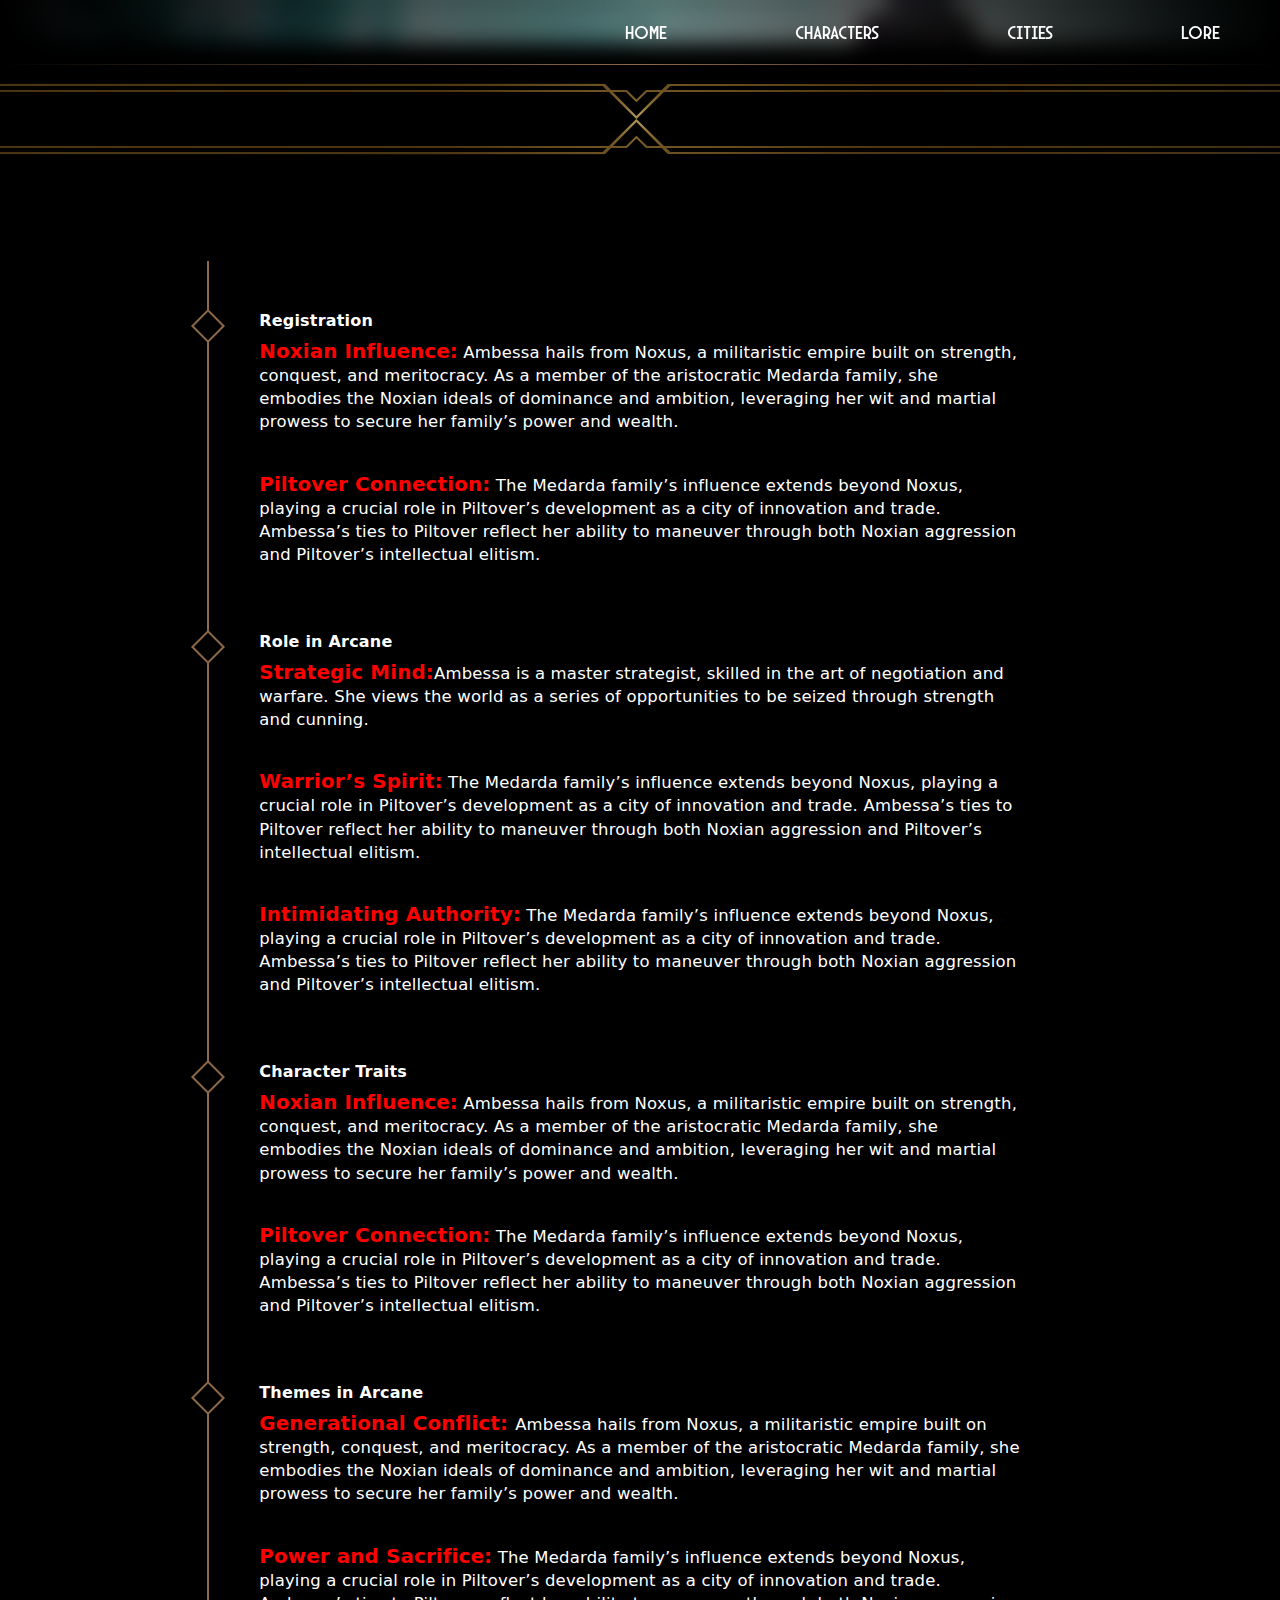
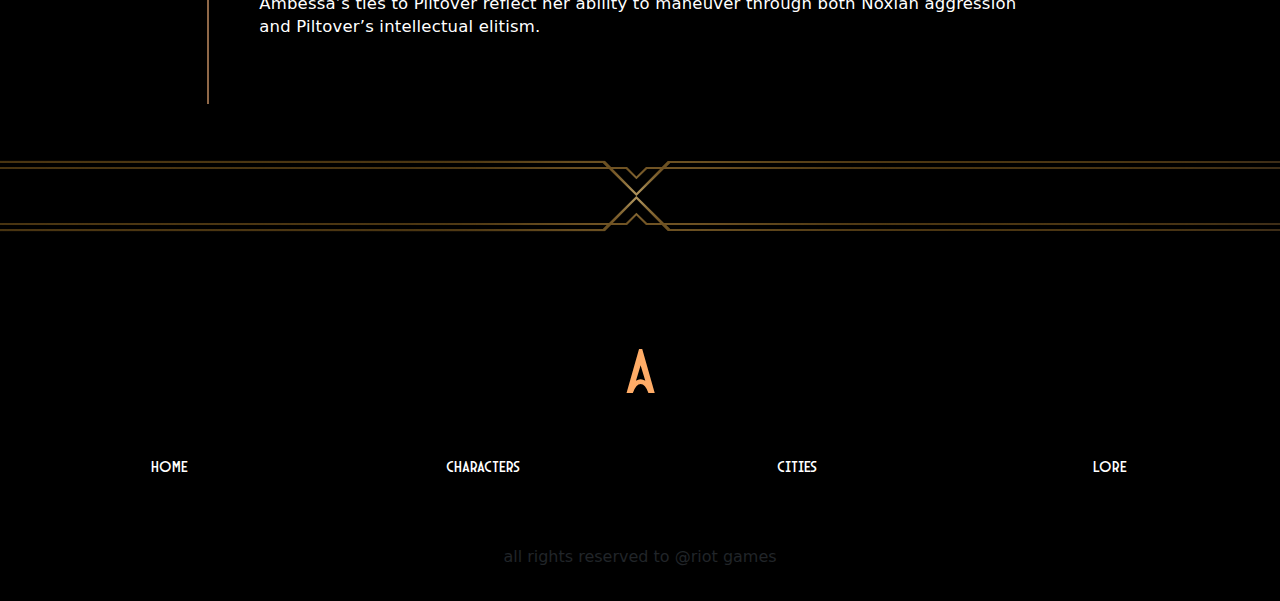
<file: vi.html>
<!DOCTYPE html>
<html lang="en">

<head>
    <meta charset="UTF-8">
    <meta name="viewport" content="width=device-width, initial-scale=1.0">
    <title>Arcane Lore</title>
    <link href="https://cdn.jsdelivr.net/npm/bootstrap@5.3.0/dist/css/bootstrap.min.css" rel="stylesheet">

    <link rel="stylesheet" href="styles/lore.css">
    <link rel="stylesheet" href="styles/styles.css">
    <link rel="stylesheet" href="styles/var.css">
    <link rel="stylesheet" href="styles/navbar.css">
    <link rel="stylesheet" href="styles/timeline.css">
</head>

<body>

    <div class="lore container-fluid p-0">
        <nav class="navbar navbar-expand-lg ">
            <div class="container-fluid ">
                <button class="navbar-toggler" type="button" data-bs-toggle="collapse" data-bs-target="#navbarNav" aria-controls="navbarNav" aria-expanded="false" aria-label="Toggle navigation">
                    <span class="navbar-toggler-icon"></span>
                </button>
                <div class="collapse navbar-collapse" id="navbarNav">
                    <ul class="navbar-nav ms-auto">
                        <li class="nav-item">
                            <a class="nav-link " aria-current="page" href="index.html">Home</a>
                        </li>
                        <li class="nav-item">
                            <a class="nav-link" href="characters.html">CHARACTERS</a>
                        </li>
                        <li class="nav-item">
                            <a class="nav-link" href="cities.html">CITIES</a>
                        </li>
                        <li class="nav-item">
                            <a class="nav-link " href="lore.html">LORE</a>
                        </li>
                 
                    </ul>
                </div>
            </div>
        </nav>
  
        <div id="hero" class="header-container-lore w-100" style="background-image: url(/assets/images/champs/vi-header.png);">
            <div class="header-lore" >
                <div class="header-title-lore">VI</div>
            </div>
        </div>

        <!-- Divider -->
        <div class="devider-section-container-down w-100">
            <img src="assets/images/devider-img.png" class="devider-img img-fluid w-100" alt="Divider">
        </div>
        <!-- Divider -->
        <div class="devider-section-container-up w-100">
            <img src="assets/images/devider-img.png" class="devider-img2 img-fluid w-100" alt="Divider">
        </div>

        <div class="container">
            <div class="row">
                <div class="col-md-12">
                    <div class="card">
                        <div class="card-body">
                            <div id="content">
                                <ul class="timeline">
                                    <li class="event">
                                        <h3>Registration</h3>
                                        <p><span class="highlighted">Noxian Influence:</span> Ambessa hails from Noxus, a militaristic empire
                                            built on
                                            strength, conquest, and meritocracy. As a member of the aristocratic Medarda
                                            family, she embodies the Noxian ideals of dominance and ambition, leveraging her
                                            wit and martial prowess to secure her family’s power and wealth.</p>
                                        <br>
                                        <p><span class="highlighted">Piltover Connection:</span> The Medarda family’s influence extends beyond
                                            Noxus, playing
                                            a crucial role in Piltover’s development as a city of innovation and trade.
                                            Ambessa’s ties to Piltover reflect her ability to maneuver through both Noxian
                                            aggression and Piltover’s intellectual elitism.</p>
                                    </li>                       
                                    <li class="event">
                                        <h3>Role in Arcane</h3>
                                        <p><span class="highlighted">Strategic Mind:</span>Ambessa is a master strategist, skilled in the art of negotiation and warfare. She views the world as a series of opportunities to be seized through strength and cunning.</p>
                                        <br>
                                        <p><span class="highlighted">Warrior’s Spirit:</span> The Medarda family’s influence extends beyond
                                            Noxus, playing
                                            a crucial role in Piltover’s development as a city of innovation and trade.
                                            Ambessa’s ties to Piltover reflect her ability to maneuver through both Noxian
                                            aggression and Piltover’s intellectual elitism.</p>
                                            <br>
                                            <p><span class="highlighted">Intimidating Authority:</span> The Medarda family’s influence extends beyond
                                                Noxus, playing
                                                a crucial role in Piltover’s development as a city of innovation and trade.
                                                Ambessa’s ties to Piltover reflect her ability to maneuver through both Noxian
                                                aggression and Piltover’s intellectual elitism.</p>
                                    </li>
                        
                                    <li class="event">
                                        <h3>Character Traits</h3>
                                        <p><span class="highlighted">Noxian Influence:</span> Ambessa hails from Noxus, a militaristic empire
                                            built on
                                            strength, conquest, and meritocracy. As a member of the aristocratic Medarda
                                            family, she embodies the Noxian ideals of dominance and ambition, leveraging her
                                            wit and martial prowess to secure her family’s power and wealth.</p>
                                        <br>
                                        <p><span class="highlighted">Piltover Connection:</span> The Medarda family’s influence extends beyond
                                            Noxus, playing
                                            a crucial role in Piltover’s development as a city of innovation and trade.
                                            Ambessa’s ties to Piltover reflect her ability to maneuver through both Noxian
                                            aggression and Piltover’s intellectual elitism.</p>
                                    </li>
                  
                                    <li class="event">
                                        <h3 >Themes in Arcane</h3>
                                        <p><span class="highlighted">Generational Conflict: </span> Ambessa hails from Noxus, a militaristic empire
                                            built on
                                            strength, conquest, and meritocracy. As a member of the aristocratic Medarda
                                            family, she embodies the Noxian ideals of dominance and ambition, leveraging her
                                            wit and martial prowess to secure her family’s power and wealth.</p>
                                        <br>
                                        <p><span class="highlighted">Power and Sacrifice:</span> The Medarda family’s influence extends beyond
                                            Noxus, playing
                                            a crucial role in Piltover’s development as a city of innovation and trade.
                                            Ambessa’s ties to Piltover reflect her ability to maneuver through both Noxian
                                            aggression and Piltover’s intellectual elitism.</p>
                                    </li>
                                </ul>
                            </div>
                        </div>
                    </div>
                </div>
            </div>
        </div>

        <!-- Divider -->
        <div class="devider-section-container-down w-100">
            <img src="assets/images/devider-img.png" class="devider-img img-fluid w-100" alt="Divider">
        </div>
        <!-- Divider -->
        <div class="devider-section-container-up w-100">
            <img src="assets/images/devider-img.png" class="devider-img2 img-fluid w-100" alt="Divider">
        </div>


        <!-- Footer-->
        <footer class="footer text-center py-4 w-100">
            <div class="footer-logo mb-3">
                <a class="a-logo" href="#hero">A</a>
            </div>
            <nav class="footer-nav">
                <a href="index.html">Home</a>
                <a href="#">Characters</a>
                <a href="#">Cities</a>
                <a href="#">Lore</a>
            </nav>
            <div class="footer-copyrights-section mt-3">
                <span>all rights reserved to @riot games</span>
            </div>
        </footer>
    </div>
    <script src="https://cdn.jsdelivr.net/npm/bootstrap@5.3.0/dist/js/bootstrap.bundle.min.js"></script>

</body>

</html>
</file>
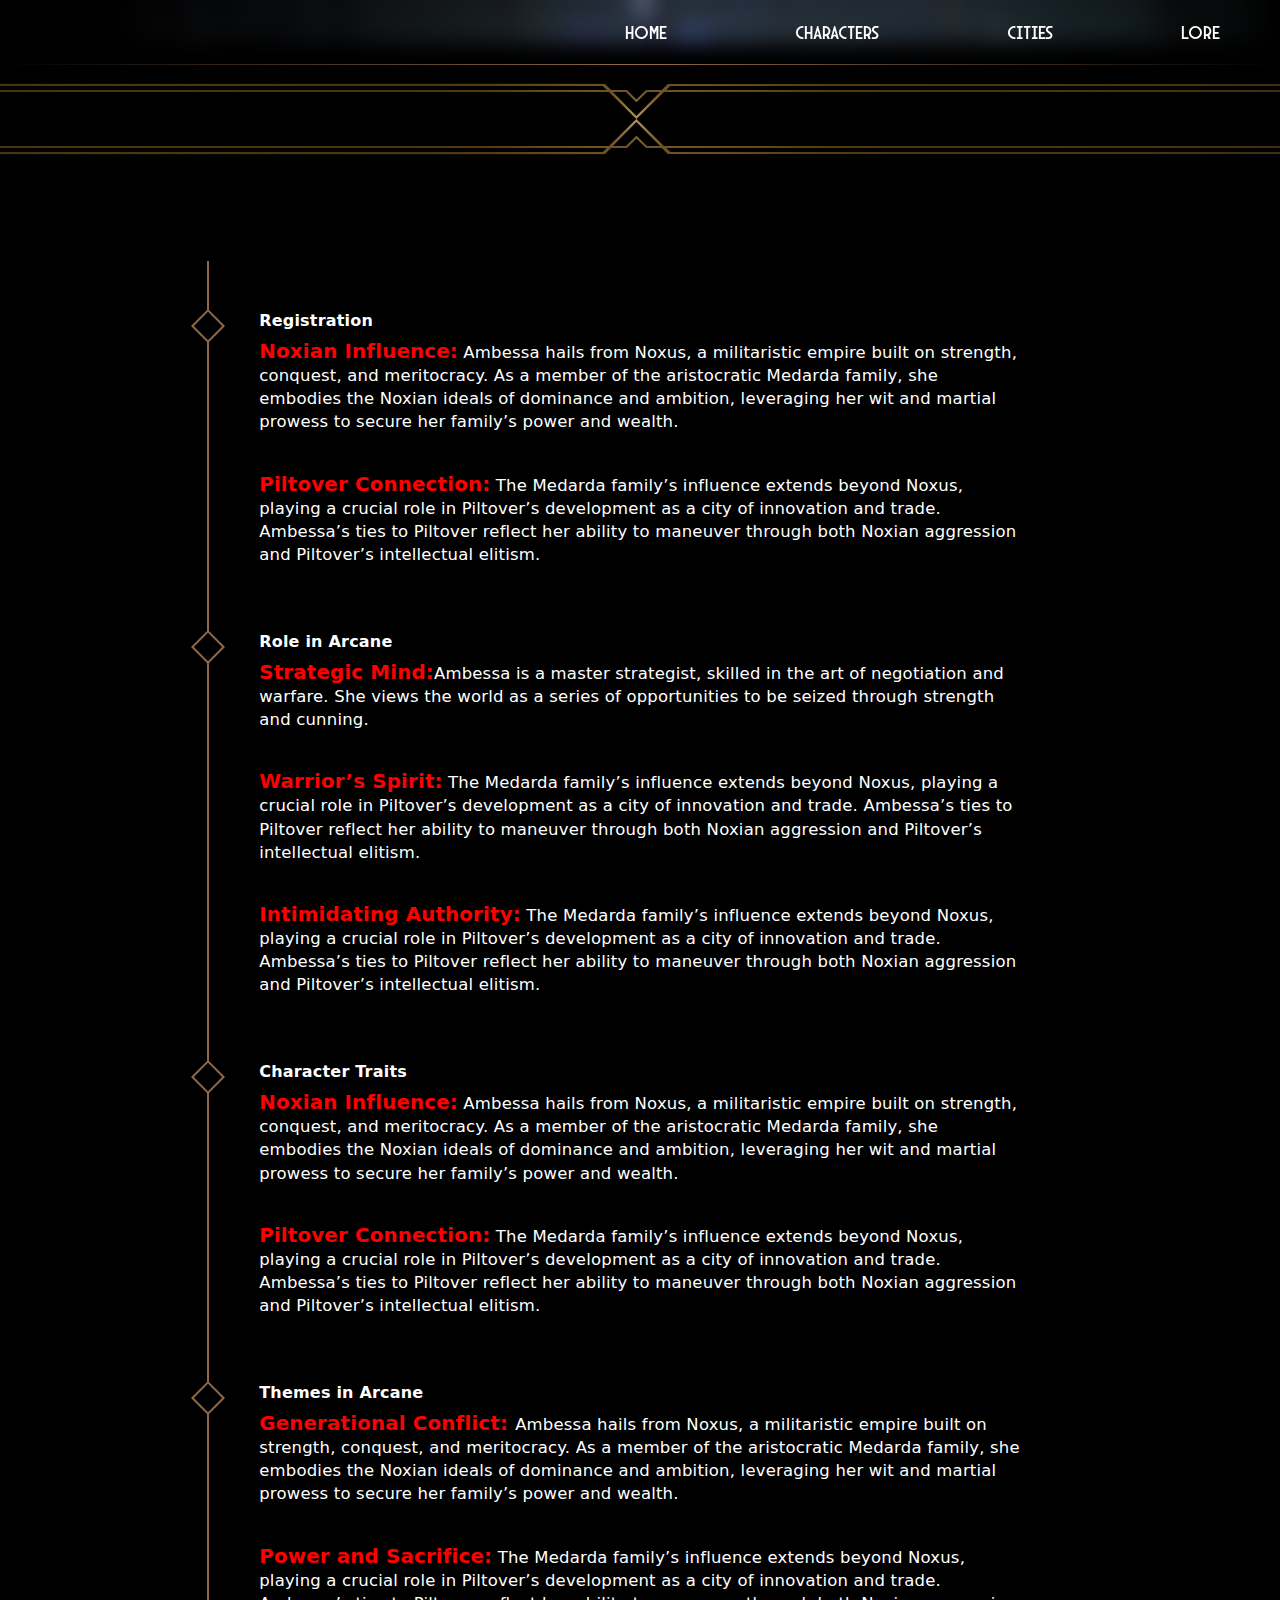
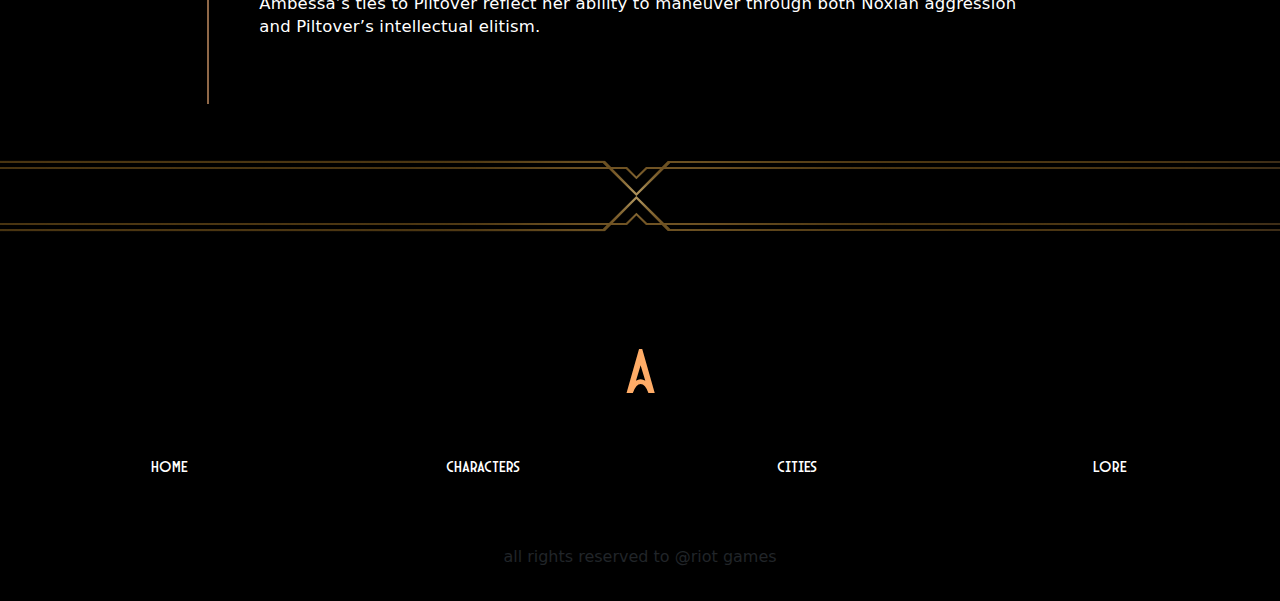
<file: viktor.html>
<!DOCTYPE html>
<html lang="en">

<head>
    <meta charset="UTF-8">
    <meta name="viewport" content="width=device-width, initial-scale=1.0">
    <title>Arcane Lore</title>
    <link href="https://cdn.jsdelivr.net/npm/bootstrap@5.3.0/dist/css/bootstrap.min.css" rel="stylesheet">

    <link rel="stylesheet" href="styles/lore.css">
    <link rel="stylesheet" href="styles/styles.css">
    <link rel="stylesheet" href="styles/var.css">
    <link rel="stylesheet" href="styles/navbar.css">
    <link rel="stylesheet" href="styles/timeline.css">
</head>

<body>

    <div class="lore container-fluid p-0">
        <nav class="navbar navbar-expand-lg ">
            <div class="container-fluid ">
                <button class="navbar-toggler" type="button" data-bs-toggle="collapse" data-bs-target="#navbarNav" aria-controls="navbarNav" aria-expanded="false" aria-label="Toggle navigation">
                    <span class="navbar-toggler-icon"></span>
                </button>
                <div class="collapse navbar-collapse" id="navbarNav">
                    <ul class="navbar-nav ms-auto">
                        <li class="nav-item">
                            <a class="nav-link " aria-current="page" href="index.html">Home</a>
                        </li>
                        <li class="nav-item">
                            <a class="nav-link" href="characters.html">CHARACTERS</a>
                        </li>
                        <li class="nav-item">
                            <a class="nav-link" href="cities.html">CITIES</a>
                        </li>
                        <li class="nav-item">
                            <a class="nav-link" href="lore.html">LORE</a>
                        </li>
                 
                    </ul>
                </div>
            </div>
        </nav>
  
        <div id="hero" class="header-container-lore w-100" style="background-image: url(/assets/images/champs/viktor-header.png);">
            <div class="header-lore" >
                <div class="header-title-lore">Viktor</div>
            </div>
        </div>

        <!-- Divider -->
        <div class="devider-section-container-down w-100">
            <img src="assets/images/devider-img.png" class="devider-img img-fluid w-100" alt="Divider">
        </div>
        <!-- Divider -->
        <div class="devider-section-container-up w-100">
            <img src="assets/images/devider-img.png" class="devider-img2 img-fluid w-100" alt="Divider">
        </div>

        <div class="container">
            <div class="row">
                <div class="col-md-12">
                    <div class="card">
                        <div class="card-body">
                            <div id="content">
                                <ul class="timeline">
                                    <li class="event">
                                        <h3>Registration</h3>
                                        <p><span class="highlighted">Noxian Influence:</span> Ambessa hails from Noxus, a militaristic empire
                                            built on
                                            strength, conquest, and meritocracy. As a member of the aristocratic Medarda
                                            family, she embodies the Noxian ideals of dominance and ambition, leveraging her
                                            wit and martial prowess to secure her family’s power and wealth.</p>
                                        <br>
                                        <p><span class="highlighted">Piltover Connection:</span> The Medarda family’s influence extends beyond
                                            Noxus, playing
                                            a crucial role in Piltover’s development as a city of innovation and trade.
                                            Ambessa’s ties to Piltover reflect her ability to maneuver through both Noxian
                                            aggression and Piltover’s intellectual elitism.</p>
                                    </li>                       
                                    <li class="event">
                                        <h3>Role in Arcane</h3>
                                        <p><span class="highlighted">Strategic Mind:</span>Ambessa is a master strategist, skilled in the art of negotiation and warfare. She views the world as a series of opportunities to be seized through strength and cunning.</p>
                                        <br>
                                        <p><span class="highlighted">Warrior’s Spirit:</span> The Medarda family’s influence extends beyond
                                            Noxus, playing
                                            a crucial role in Piltover’s development as a city of innovation and trade.
                                            Ambessa’s ties to Piltover reflect her ability to maneuver through both Noxian
                                            aggression and Piltover’s intellectual elitism.</p>
                                            <br>
                                            <p><span class="highlighted">Intimidating Authority:</span> The Medarda family’s influence extends beyond
                                                Noxus, playing
                                                a crucial role in Piltover’s development as a city of innovation and trade.
                                                Ambessa’s ties to Piltover reflect her ability to maneuver through both Noxian
                                                aggression and Piltover’s intellectual elitism.</p>
                                    </li>
                        
                                    <li class="event">
                                        <h3>Character Traits</h3>
                                        <p><span class="highlighted">Noxian Influence:</span> Ambessa hails from Noxus, a militaristic empire
                                            built on
                                            strength, conquest, and meritocracy. As a member of the aristocratic Medarda
                                            family, she embodies the Noxian ideals of dominance and ambition, leveraging her
                                            wit and martial prowess to secure her family’s power and wealth.</p>
                                        <br>
                                        <p><span class="highlighted">Piltover Connection:</span> The Medarda family’s influence extends beyond
                                            Noxus, playing
                                            a crucial role in Piltover’s development as a city of innovation and trade.
                                            Ambessa’s ties to Piltover reflect her ability to maneuver through both Noxian
                                            aggression and Piltover’s intellectual elitism.</p>
                                    </li>
                  
                                    <li class="event">
                                        <h3 >Themes in Arcane</h3>
                                        <p><span class="highlighted">Generational Conflict: </span> Ambessa hails from Noxus, a militaristic empire
                                            built on
                                            strength, conquest, and meritocracy. As a member of the aristocratic Medarda
                                            family, she embodies the Noxian ideals of dominance and ambition, leveraging her
                                            wit and martial prowess to secure her family’s power and wealth.</p>
                                        <br>
                                        <p><span class="highlighted">Power and Sacrifice:</span> The Medarda family’s influence extends beyond
                                            Noxus, playing
                                            a crucial role in Piltover’s development as a city of innovation and trade.
                                            Ambessa’s ties to Piltover reflect her ability to maneuver through both Noxian
                                            aggression and Piltover’s intellectual elitism.</p>
                                    </li>
                                </ul>
                            </div>
                        </div>
                    </div>
                </div>
            </div>
        </div>

        <!-- Divider -->
        <div class="devider-section-container-down w-100">
            <img src="assets/images/devider-img.png" class="devider-img img-fluid w-100" alt="Divider">
        </div>
        <!-- Divider -->
        <div class="devider-section-container-up w-100">
            <img src="assets/images/devider-img.png" class="devider-img2 img-fluid w-100" alt="Divider">
        </div>


        <!-- Footer-->
        <footer class="footer text-center py-4 w-100">
            <div class="footer-logo mb-3">
                <a class="a-logo" href="#hero">A</a>
            </div>
            <nav class="footer-nav">
                <a href="index.html">Home</a>
                <a href="#">Characters</a>
                <a href="#">Cities</a>
                <a href="#">Lore</a>
            </nav>
            <div class="footer-copyrights-section mt-3">
                <span>all rights reserved to @riot games</span>
            </div>
        </footer>
    </div>
    <script src="https://cdn.jsdelivr.net/npm/bootstrap@5.3.0/dist/js/bootstrap.bundle.min.js"></script>

</body>

</html>
</file>
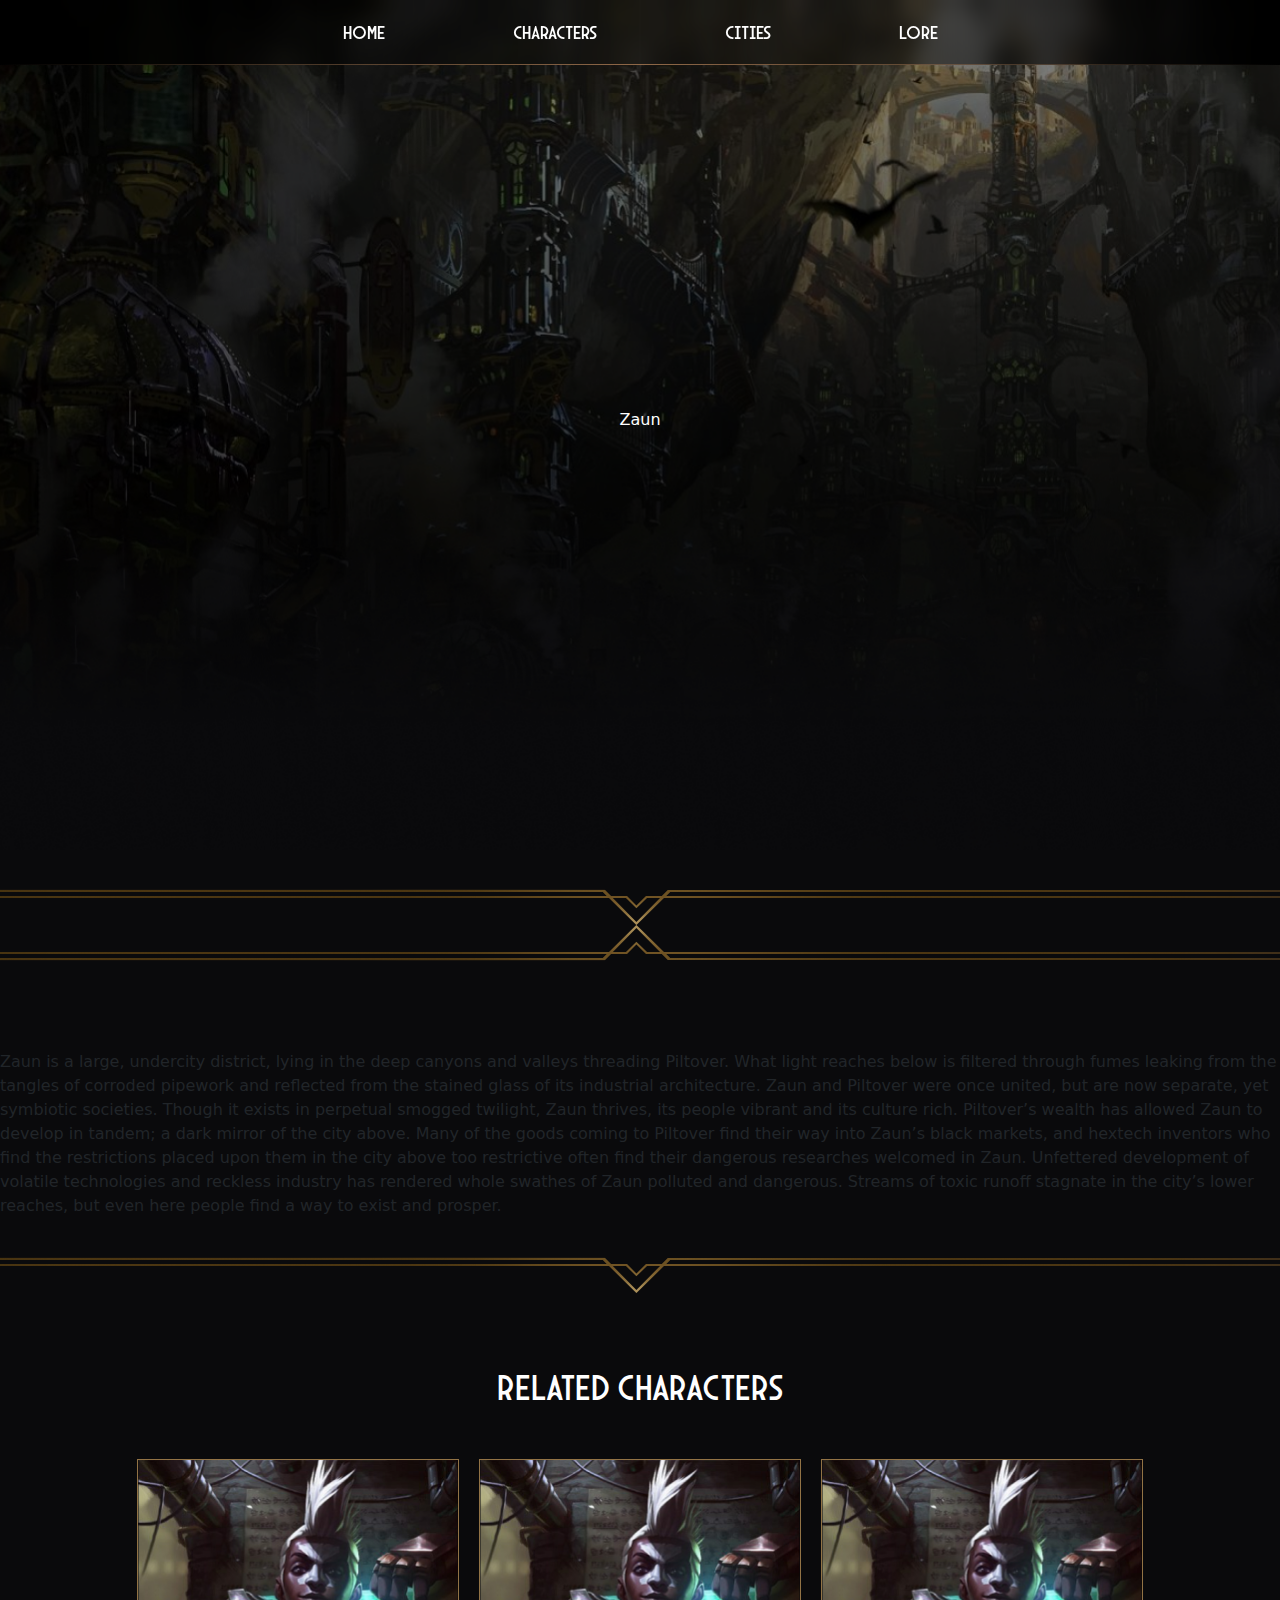
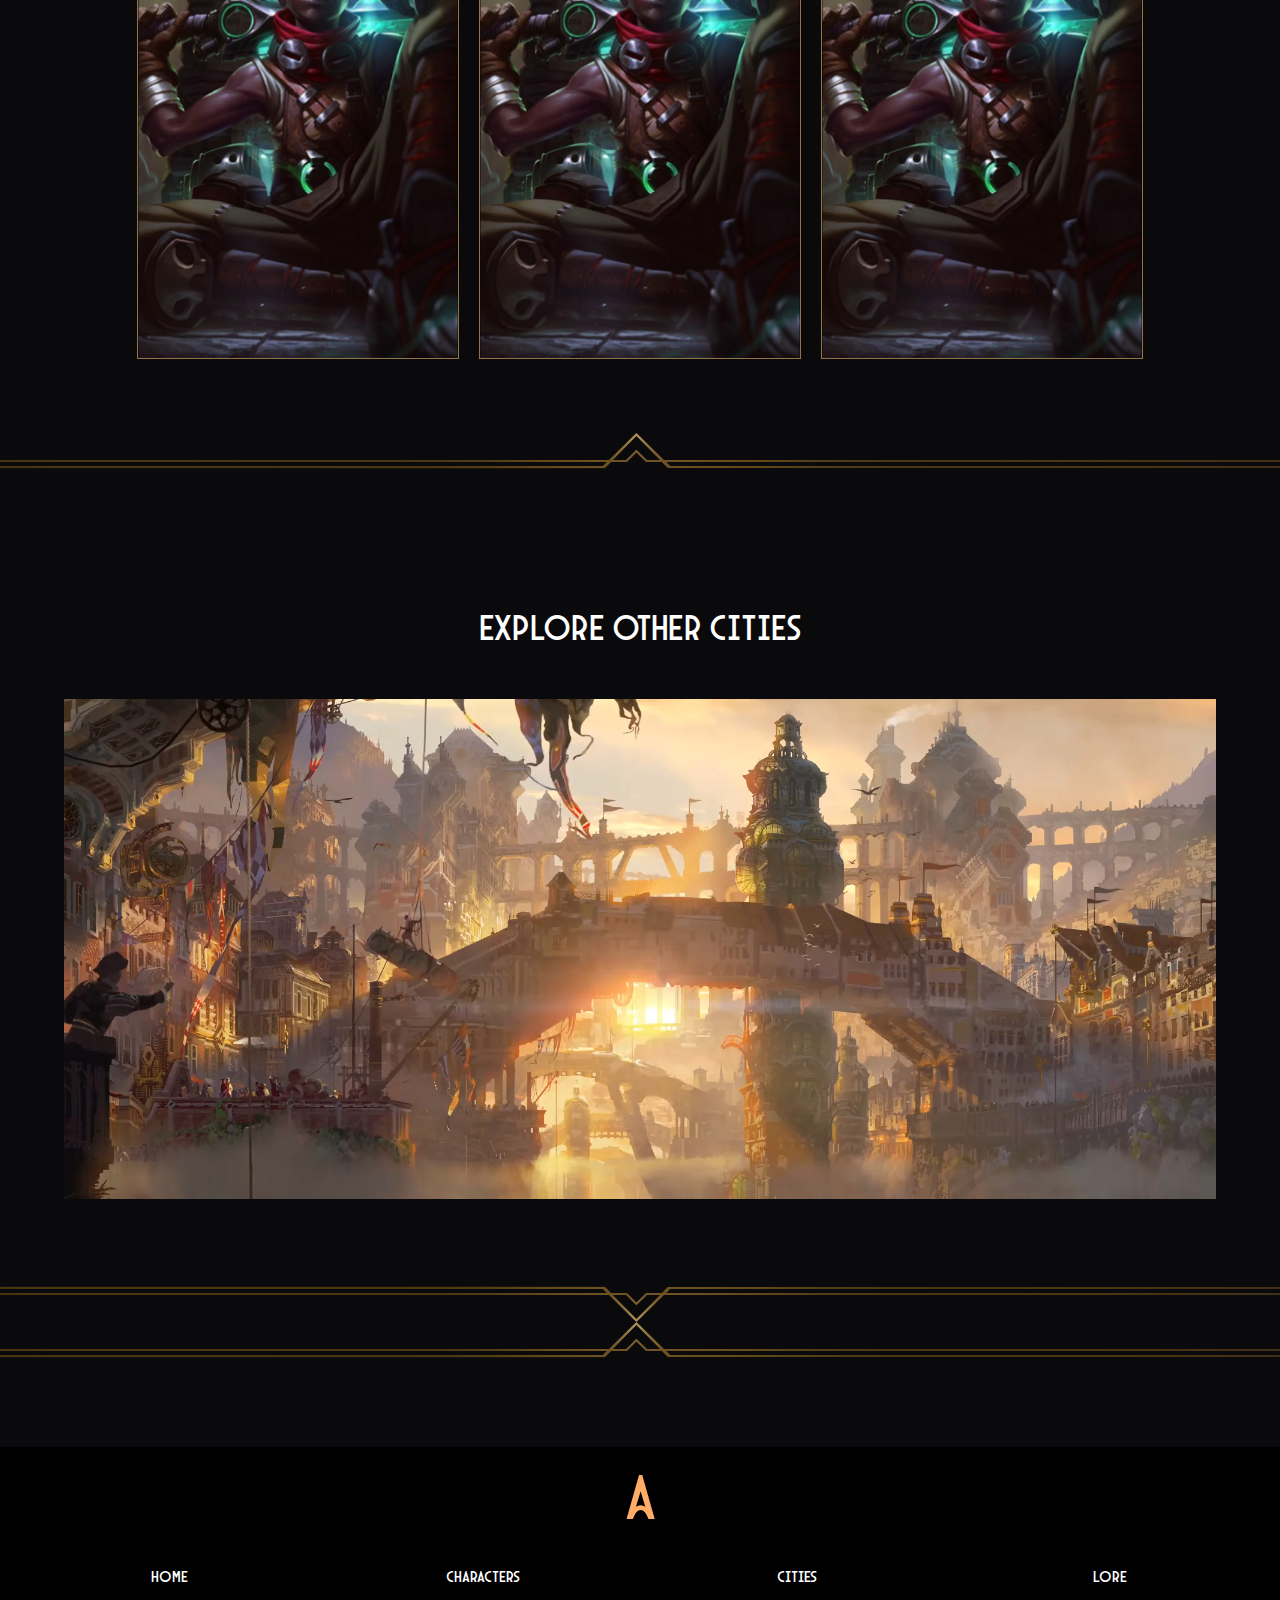
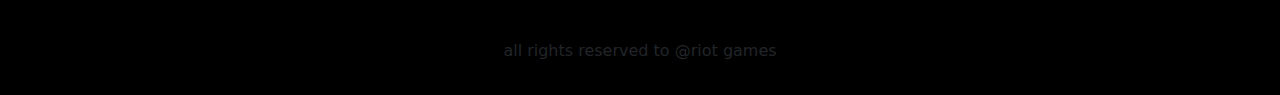
<file: zaun.html>
<!DOCTYPE html>
<html lang="en">

<head>
  <meta charset="UTF-8">
  <meta name="viewport" content="width=device-width, initial-scale=1, shrink-to-fit=no">
  <title>Piltover Region</title>
  <link href="https://cdn.jsdelivr.net/npm/bootstrap@5.3.0/dist/css/bootstrap.min.css" rel="stylesheet">

  <link rel="stylesheet" href="styles/home.css">
  <link rel="stylesheet" href="styles/styles.css">
  <link rel="stylesheet" href="styles/var.css">
  <link rel="stylesheet" href="styles/navbar.css">
</head>

<body>

  <div class="container-fluid px-0">
    <!--Navbar-->
      <nav class="navbar navbar-expand-lg ">
          <div class="container-fluid">
              <button class="navbar-toggler" type="button" data-bs-toggle="collapse" data-bs-target="#navbarNav" aria-controls="navbarNav" aria-expanded="false" aria-label="Toggle navigation">
                  <span class="navbar-toggler-icon"></span>
              </button>
              <div class="collapse navbar-collapse" id="navbarNav">
                  <ul class="navbar-nav ms-auto">
                      <li class="nav-item">
                          <a class="nav-link " aria-current="page" href="index.html">Home</a>
                      </li>
                      <li class="nav-item">
                          <a class="nav-link" href="characters.html">CHARACTERS</a>
                      </li>
                      <li class="nav-item">
                          <a class="nav-link" href="cities.html">CITIES</a>
                      </li>
                      <li class="nav-item">
                          <a class="nav-link" href="lore.html">LORE</a>
                      </li>
                  
                  </ul>
              </div>
          </div>
      </nav>


    <!-- Hero Section -->
    <div id="hero" class="hader-container-lore position-relative text-center text-white w-100" style="background-image: url(/assets/images/zaun-header-city.png);">
      <div class="container-fluid ">
        <div class="header-title-lore">Zaun</div>
      </div>
    </div>

    <!-- Divider -->
    <div id="step-into" class="devider-section-container-down w-100">
      <img src="assets/images/devider-img.png" class="devider-img img-fluid w-100" alt="Divider">
    </div>
    <!-- Divider -->
    <div class="devider-section-container-up w-100">
      <img src="assets/images/devider-img.png" class="devider-img2 img-fluid w-100" alt="Divider">
    </div>

    
    <div class="city-disc-class w-100">
      <div class="lore-p">
          <span class="highlighted">Zaun </span> is a large, undercity district, lying in the deep canyons and valleys threading Piltover. What light reaches below is filtered through fumes leaking from the tangles of corroded pipework and reflected from the stained glass of its industrial architecture. Zaun and Piltover were once united, but are now separate, yet symbiotic societies. Though it exists in perpetual smogged twilight, Zaun thrives, its people vibrant and its culture rich. Piltover’s wealth has allowed Zaun to develop in tandem; a dark mirror of the city above. Many of the goods coming to Piltover find their way into Zaun’s black markets, and hextech inventors who find the restrictions placed upon them in the city above too restrictive often find their dangerous researches welcomed in Zaun. Unfettered development of volatile technologies and reckless industry has rendered whole swathes of Zaun polluted and dangerous. Streams of toxic runoff stagnate in the city’s lower reaches, but even here people find a way to exist and prosper.
        </span>
      </div>
    </div>

        <!-- Divider -->
        <div id="step-into" class="devider-section-container-down w-100">
          <img src="assets/images/devider-img.png" class="devider-img img-fluid w-100" alt="Divider">
        </div>

        
    <!-- Arcane Main Characters Section -->
    <section class="champions-section-main text-center py-5 w-100">
      <div class="section-title-div">
        <h2 class="section-title">Related Characters</h2>
      </div>

      <div class="characters-cards-main2 ">
        <div class="chars-row ">
            <div>
                <div class="card character-car-main2">
                  <div class="card-body vi-champ" onclick="window.location.href = 'vi.html';">
                    <div class="champ-name-and-city">
                      <a class="card-text champ-name"  style="text-decoration: none;">Vi</a>
                      <p class="card-text city-name">Zaun</p>
                    </div>
                  </div>
                </div>
              </div>
    
              <div>
                <div class="card character-car-main2">
                  <div class="card-body jinx-champ" onclick="window.location.href = 'jinx.html';">
                    <div class="champ-name-and-city">
                      <p class="card-text champ-name">Jinx</p>
                      <p class="card-text city-name">Zaun</p>
                    </div>
                  </div>
                </div>
              </div>
    
              <div>
                <div class="card character-car-main2">
                  <div class="card-body ekko-champ" onclick="window.location.href = 'ekko.html';">
                    <div class="champ-name-and-city">
                      <p class="card-text champ-name">Ekko</p>
                      <p class="card-text city-name">Zaun</p>
                    </div>
                  </div>
                </div>
              </div>
    
        </div>
      </div>
    </section>


            <!-- Divider -->
            <div class="devider-section-container-up w-100">
              <img src="assets/images/devider-img.png" class="devider-img2 img-fluid w-100" alt="Divider">
            </div>

            

                        
   <!-- Exploring Cities Section -->
   <section class=" exploring-section text-center py-5 w-100">
    <div class="section-title-div">
      <h2 class="section-title">Explore OTHER CITIES</h2>
    </div>

    <div class="exploring-cards container-fluid px-4">
      <div class="row justify-content-center g-4 cities-container">

        <div class="piltover-card city-card-home" onclick="window.location.href = 'piltover.html';">
            <div class="city-name-div">
              <div class="city-name-home"><p>PILTOVER</p></div>
            </div>
            <video class="card-video" src="assets/videos/piltover.webm" autoplay muted loop></video>
          </div>
      </div>
    </div>
  </section>




    <!-- Divider -->
    <div class="devider-section-container-down w-100">
      <img src="assets/images/devider-img.png" class="devider-img img-fluid w-100" alt="Divider">
    </div>
    <!-- Divider -->
    <div class="devider-section-container-up w-100">
      <img src="assets/images/devider-img.png" class="devider-img2 img-fluid w-100" alt="Divider">
    </div>
    <!-- Footer -->
    <footer class="footer text-center py-4 w-100">
      <div class="footer-logo">
        <a class="a-logo" href="#hero">A</a>
      </div>
      <nav class="footer-nav">
        <a href="index.html">Home</a>
        <a href="#">Characters</a>
        <a href="#">Cities</a>
        <a href="#">Lore</a>
      </nav>
      <div class="footer-copyrights-section">
        <span>all rights reserved to @riot games</span>
      </div>
    </footer>
  </div>

  <script src="https://cdn.jsdelivr.net/npm/bootstrap@5.3.0/dist/js/bootstrap.bundle.min.js"></script>
</body>

</html>
</file>
<file: styles/timeline.css>
body {
    margin: 0;
    background: black;
}

.timeline {
    border-left: 2px solid #8F6848;
    border-bottom-right-radius: 4px;
    border-top-right-radius: 4px;
    margin: 0 auto;
    letter-spacing: 0.2px;
    position: relative;
    line-height: 1.4em;
    font-size: 1.03em;
    padding: 50px;
    list-style: none;
    text-align: left;
    max-width: 80%;
}

@media (max-width: 767px) {
    .timeline {
        max-width: 98%;
        padding: 25px;
    }
}

.timeline h1 {
    font-weight: 300;
    font-size: 1.4em;
}

.timeline h2,
.timeline h3 {
    color: white;
    font-weight: 600;
    font-size: 1rem;
    margin-bottom: 10px;
}

.timeline .event {
    padding-bottom: 25px;
    margin-bottom: 25px;
    position: relative;
}

@media (max-width: 767px) {
    .timeline .event {
        padding-top: 30px;
    }
}

.timeline .event:last-of-type {
    padding-bottom: 0;
    margin-bottom: 0;
    border: none;
}

.timeline .event:before,
.timeline .event:after {
    position: absolute;
    display: block;
    top: 0;
}

.timeline .event:before {
    left: -207px;
    content: attr(data-date);
    text-align: right;
    font-weight: 100;
    font-size: 0.9em;
    min-width: 120px;
}

@media (max-width: 767px) {
    .timeline .event:before {
        left: 0px;
        text-align: left;
    }
}

.timeline .event:after {
    -webkit-box-shadow: 0 0 0 2px #8F6848;
    box-shadow: 0 0 0 2px #8F6848;
    left: -61.2px;
    background: black;
    height: 20px;
    width: 20px;
    content: "";
    top: 5px;
    transform: rotate(45deg);
}

@media (max-width: 767px) {
    .timeline .event:after {
        left: -35.8px;
    }
}

.rtl .timeline {
    border-left: 0;
    text-align: right;
    border-bottom-right-radius: 0;
    border-top-right-radius: 0;
    border-bottom-left-radius: 4px;
    border-top-left-radius: 4px;
    border-right: 3px solid #8F6848;
}

.rtl .timeline .event::before {
    left: 0;
    right: -170px;
}

.rtl .timeline .event::after {
    left: 0;
    right: -55.8px;
}

.card {
    background-color: transparent;
}

.event p {
    color: white;
}

.event p span {
    color: red;
    font-weight: 700;
    font-size: larger;
}
</file>
<file: styles/lore.css>
.lore,
.lore * {
  box-sizing: border-box;
}
.lore {
  background: #000000;
  display: flex;
  flex-direction: column;
  gap: 0px;
  align-items: center;
  justify-content: flex-start;
  min-width: 340px;
  position: relative;
}
.hader-container-lore {
  background: linear-gradient(
    180deg,
    rgba(0, 0, 0, 0) 0%,
    rgba(0, 0, 0, 1) 89.51385617256165%
  );
  padding: 10px;
  display: flex;
  flex-direction: column;
  gap: 10px;
  align-items: center;
  justify-content: center;
  align-self: stretch;
  flex-shrink: 0;
  min-height: 850px;
  max-height: 850px;
  position: relative;
}
.header-lore {
  padding: 10px;
  display: flex;
  flex-direction: row;
  gap: 10px;
  align-items: center;
  justify-content: center;
  align-self: stretch;
  flex-shrink: 0;
  position: relative;
}
.hader-title-lore {
  color: #ffffff;
  text-align: center;
  font-family: "ArcaneNine-Regular", sans-serif;
  font-size: 95px;
  font-weight: 400;
  position: relative;
  flex: 1;
}
.devider-section-container-down {
  display: flex;
  flex-direction: column;
  gap: 10px;
  align-items: center;
  justify-content: center;
  align-self: stretch;
  flex-shrink: 0;
  height: 100px;
  max-height: 100px;
  position: relative;
}
.devider-img {
  align-self: stretch;
  flex-shrink: 0;
  height: 50px;
  position: relative;
  object-fit: cover;
}
.devider-section-container-up {
  display: flex;
  flex-direction: column;
  gap: 10px;
  align-items: center;
  justify-content: center;
  align-self: stretch;
  flex-shrink: 0;
  height: 100px;
  max-height: 100px;
  position: relative;
}
.devider-img2 {
  align-self: stretch;
  flex-shrink: 0;
  height: 50px;
  position: relative;
  transform-origin: 0 0;
  transform: rotate(0deg) scale(1, -1);
  object-fit: cover;
}
.intro {
  background: #000000;
  padding: 50px 40px 50px 40px;
  display: flex;
  flex-direction: row;
  gap: 10px;
  align-items: center;
  justify-content: center;
  align-self: stretch;
  flex-shrink: 0;
  position: relative;
}
.[base64] {
  color: #ffffff;
  text-align: left;
  font-family: "Montserrat-Regular", sans-serif;
  font-size: 32px;
  font-weight: 400;
  position: relative;
  flex: 1;
  max-width: 1100px;
}
.footer {
  background: #000000;
  padding: 20px 0px 20px 0px;
  display: flex;
  flex-direction: column;
  gap: 20px;
  align-items: flex-start;
  justify-content: center;
  align-self: stretch;
  flex-shrink: 0;
  min-height: 180px;
  position: relative;
}
.footer-logo {
  padding: 10px;
  display: flex;
  flex-direction: column;
  gap: 10px;
  align-items: center;
  justify-content: center;
  align-self: stretch;
  flex-shrink: 0;
  height: 50px;
  max-height: 50px;
  position: relative;
}
.a {
  color: #ffac67;
  text-align: center;
  font-family: "ArcaneNine-Regular", sans-serif;
  font-size: 64px;
  font-weight: 400;
  position: relative;
  align-self: stretch;
  flex: 1;
  display: flex;
  align-items: center;
  justify-content: center;
}
.footer-nav {
  padding: 20px;
  display: flex;
  flex-direction: row;
  gap: 14px;
  align-items: center;
  justify-content: center;
  align-self: stretch;
  flex-shrink: 0;
  height: 70px;
  position: relative;
}
.home {
  color: #ffffff;
  text-align: center;
  font-family: "ArcaneNine-Regular", sans-serif;
  font-size: 16px;
  font-weight: 400;
  position: relative;
  flex: 1;
  min-width: 36px;
  display: flex;
  align-items: center;
  justify-content: center;
}
.characters {
  color: #ffffff;
  text-align: center;
  font-family: "ArcaneNine-Regular", sans-serif;
  font-size: 16px;
  font-weight: 400;
  position: relative;
  flex: 1;
  min-width: 73px;
  display: flex;
  align-items: center;
  justify-content: center;
}
.cities {
  color: #ffffff;
  text-align: center;
  font-family: "ArcaneNine-Regular", sans-serif;
  font-size: 16px;
  font-weight: 400;
  position: relative;
  flex: 1;
  min-width: 41px;
  display: flex;
  align-items: center;
  justify-content: center;
}
.lore2 {
  color: #ffffff;
  text-align: center;
  font-family: "ArcaneNine-Regular", sans-serif;
  font-size: 16px;
  font-weight: 400;
  position: relative;
  flex: 1;
  min-width: 34px;
  display: flex;
  align-items: center;
  justify-content: center;
}
.episodes {
  color: #ffffff;
  text-align: center;
  font-family: "ArcaneNine-Regular", sans-serif;
  font-size: 16px;
  font-weight: 400;
  position: relative;
  flex: 1;
  min-width: 61px;
  display: flex;
  align-items: center;
  justify-content: center;
}
.footer-copyrights-section {
  padding: 20px;
  display: flex;
  flex-direction: row;
  gap: 14px;
  align-items: center;
  justify-content: center;
  align-self: stretch;
  flex-shrink: 0;
  height: 30px;
  max-height: 30px;
  position: relative;
}
.copyrights {
  color: #ffffff;
  text-align: center;
  font-family: "ArcaneNine-Regular", sans-serif;
  font-size: 12px;
  font-weight: 400;
  position: relative;
  flex: 1;
  min-width: 36px;
  display: flex;
  align-items: center;
  justify-content: center;
}
</file>
<file: styles/styles.css>
/* Styles For All Pages*/

html {
    scroll-behavior: smooth;
    
  }
  
@font-face {
    font-family: 'Arcane-Nine';
    src: url('/assets/fonts/Arcane-Nine.otf') format('truetype'); 
}
@font-face {
    font-family: 'Beaufort-R';
    src: url('/assets/fonts/BeaufortforLOL-Regular.ttf') format('truetype'); 
}
@font-face {
    font-family: 'Beaufort-B';
    src: url('/assets/fonts/BeaufortforLOL-Bold.ttf') format('truetype');
}

@font-face {
    font-family: 'Beaufort-M';
    src: url('/assets/fonts/BeaufortforLOL-Medium.ttf') format('truetype'); 
}


/*---- Section title ----*/
.section-title-div {
    display: flex;
    flex-direction: row;
    gap: 10px;
    align-items: center;
    justify-content: center;
    width: 100%; 
    position: relative;
    flex-shrink: 0;
}

.section-title {
    color: var(--section-title);
    text-align: center;
    font-family: "Arcane-Nine", sans-serif;
    font-size: 36px;
    font-weight: 400;
    height: 45px;
    position: relative;
    flex: 0 1 auto; 
}



/*---- Footer ----*/
.footer {
    background: #000000;
    padding: 20px 0px 20px 0px;
    display: flex;
    flex-direction: column;
    gap: 20px;
    align-items: flex-start;
    justify-content: center;
    align-self: stretch;
    flex-shrink: 0;
    min-height: 180px;
    position: relative;
}

.footer-logo {
    padding: 10px;
    display: flex;
    flex-direction: column;
    gap: 10px;
    align-items: center;
    justify-content: center;
    align-self: stretch;
    flex-shrink: 0;
    height: 50px;
    max-height: 50px;
    position: relative;
}

.a-logo {
    cursor: pointer;
    text-decoration: none;
    color:var(--secondary-color);
    text-align: center;
    font-family: "Arcane-Nine", sans-serif;
    font-size: 64px;
    font-weight: 400;
    position: relative;
    align-self: stretch;
    flex: 1;
    display: flex;
    align-items: center;
    justify-content: center;
    transition: transform 0.2s ease-in-out;
}

.a-logo:hover{
    transform: scale(0.9);
}

.footer-nav {
    padding: 20px;
    display: flex;
    flex-direction: row;
    gap: 14px;
    align-items: center;
    justify-content: center;
    align-self: stretch;
    flex-shrink: 0;
    height: 70px;
    position: relative;
}
.footer-nav a{
    text-decoration: none;
    color: #ffffff;
    text-align: center;
    font-family: "Arcane-Nine", sans-serif;
    font-size: 16px;
    font-weight: 400;
    position: relative;
    flex: 1;
    min-width: 36px;
    display: flex;
    align-items: center;
    justify-content: center;

}
.footer-copyrights-section {
    padding: 20px;
    display: flex;
    flex-direction: row;
    gap: 14px;
    align-items: center;
    justify-content: center;
    align-self: stretch;
    flex-shrink: 0;
    height: 30px;
    max-height: 30px;
    position: relative;
}

.copyrights {
    color: #ffffff;
    text-align: center;
    font-family: "Arcane-Nine", sans-serif;
    font-size: 12px;
    font-weight: 400;
    position: relative;
    flex: 1;
    min-width: 36px;
    display: flex;
    align-items: center;
    justify-content: center;
}
</file>
<file: styles/var.css>
:root{
    --bg-color:#0A0A0C;
    --main-color: #927345;
    --secondary-color:#ffac67;
    --section-title: #ffffff;
    --text-white:#ffffff;
    --main-font: 'Arcane-Nine';
    --second-font-R:'Beaufort-R';
    --second-font-M:'Beaufort-M';
    --second-font-B:'Beaufort-B';
}
</file>
<file: styles/navbar.css>
.navbar {
  cursor: pointer;
  width: 100%;
  padding: 0.6rem 2rem;
  font-family: var(--main-font);
  position: fixed;
  top: 0;
  left: 0;
  right: 0;
  z-index: 1000;
  backdrop-filter: blur(10px);
  border-bottom: solid 1px transparent;
  border-image: linear-gradient(
      90deg,
      rgba(143, 104, 72, 0) 0%,
      rgba(143, 104, 72, 1) 50%,
      rgba(143, 104, 72, 0) 100%
  ) 1;
  border-image-slice: 1;
  background: linear-gradient(
    90deg,
    rgba(0, 0, 0, 1) 0%,
    rgba(255, 255, 255, 0) 50%,
    rgba(0, 0, 0, 1) 100%
  );
}

.navbar-nav {
  gap: 6rem;
  display: flex;
  align-items: center;
  justify-content: space-around;
  flex-direction: row;
}

.nav-link {
  font-size: 1.2rem;
  margin: 0 0.5rem;
  color: var(--text-white) !important;
  transition: color 0.3s ease, transform 0.3s ease-in-out;
}

.nav-link:hover {
  transform: scale(0.94);
  color: var(--secondary-color) !important;
}

.navbar-toggler {
  align-self: flex-end;
  border: none;
  padding: 0;
}

.navbar-toggler:focus {
  box-shadow: none;
}

.toggle-icon {
  width: 30px;
  height: 3px;
  background-color: var(--secondary-color);
  margin: 6px 0;
  display: block;
  transition: 0.3s;
}




@media (max-width: 991.98px) {
  .navbar {
    box-shadow: 0px 0px 20px var(--black);

  }

  .navbar-collapse {
    background-color: inherit;
    padding: 1rem;
    margin-top: 1rem;
    
  }

  .navbar-nav {
    gap: 1rem;
    display: flex;
    align-items: center;
    justify-content: space-around;
    flex-direction: column;
  }

}
</file>
<file: styles/chars.css>
body {
    padding: 0;
    margin: 0;
    background: var(--bg-color);
    width: 100%;
}

.arcane-header {
    width: 100%;
    background-image: url(/assets/images/chars.png);
    height: 850px;
    display: flex;
    flex-direction: column;
    justify-content: center;
    align-items: center;
    text-align: center;
}

.arcane-title {
    color: rgb(103, 71, 31);
    background: -webkit-linear-gradient(bottom, rgb(103, 71, 31), rgb(203, 172, 98)) text;
    -webkit-text-fill-color: transparent;
    text-align: center;
    font-family: var(--main-font);
    font-size: 95px;
    font-weight: 400;
    position: relative;
}

.search-container {
    display: flex;
    justify-content: center;
    gap: 10px;
    width: 100%;
    max-width: 1200px;
}

.search-input {
    background: rgba(0, 0, 0, 0.46);
    border: 1px solid #8f6848;
    color: #ffffff;
}


.character-card {
    background: #414141;
    border-style: solid;
    border-color: #8f6848;
    border-width: 1px;
    display: flex;
    flex-direction: column;
    gap: 0px;
    align-items: center;
    justify-content: flex-end;
    flex-shrink: 0;
    width: 320px;
    height: 508px;
    position: relative;
  }

  
.character-name {
    background: rgba(0, 0, 0, 0.4);
    border-style: solid;
    border-color: #8f6848;
    border-width: 1px 0px 1px 0px;
    display: flex;
    flex-direction: row;
    gap: 10px;
    align-items: center;
    justify-content: center;
    align-self: stretch;
    flex: 1;
    max-height: 50px;
    position: relative;
  }
</file>
<file: styles/home.css>
body {
    margin: 0;
    padding: 0;

    background: var(--bg-color);
    display: flex;
    flex-direction: column;
    gap: 0px;
    align-items: center;
    justify-content: flex-start;
    width: 100%;
    position: relative;
}

@media only screen and (max-width: 340px) {


    .hader-container-lore {
        padding: 0px 10px 25vh 10px;
        display: flex;
        flex-direction: column;
        gap: 40px;
        align-items: center;
        justify-content: center;
        align-self: stretch;
        flex-shrink: 0;
        height: 20vh;
        min-height: 850px;
        max-height: 100vh;
        position: relative;
    }

    .arcane-logo {
        display: flex;
        justify-content: center;
        align-items: center;
    }

    .header-lore {
        gap: 10px;
        align-items: center;
        justify-content: center;
        height: 251px;
    }

    .main-btn {
        background: rgba(0, 0, 0, 0.46);
        border-style: solid;
        border-color: var(--main-color);
        border-width: 1px;
        padding: 0px 40px 0px 40px;
        display: flex;
        flex-direction: row;
        gap: 10px;
        align-items: center;
        justify-content: center;
        width: 100%;
        flex-shrink: 0;
        height: 40px;
        position: relative;
    }



    .devider-section-container-down {
        display: flex;
        flex-direction: column;
        gap: 10px;
        align-items: center;
        justify-content: center;
        align-self: stretch;
        flex-shrink: 0;
        height: 100px;
        max-height: 100px;
        position: relative;
    }

    .devider-img {
        align-self: stretch;
        flex-shrink: 0;
        height: 50px;
        position: relative;
        object-fit: cover;
    }

    .devider-section-container-up {
        display: flex;
        flex-direction: column;
        gap: 10px;
        align-items: center;
        justify-content: center;
        align-self: stretch;
        flex-shrink: 0;
        height: 100px;
        max-height: 100px;
        position: relative;
    }

    .devider-img2 {
        align-self: stretch;
        flex-shrink: 0;
        height: 50px;
        position: relative;
        transform-origin: 0 0;
        transform: rotate(0deg) scale(1, -1);
        object-fit: cover;
    }

    .champions-section-main {
        text-align: center;
        padding: 50px 0px 50px 0px;
        display: flex;
        flex-direction: column;
        gap: 40px;
        align-items: center;
        justify-content: flex-start;
        align-self: stretch;
        flex-shrink: 0;
        position: relative;
    }

    .characters-cards-main {
        padding: 20px 40px 20px 40px;
        display: flex;
        flex-direction: row;
        gap: 40px;
        align-items: center;
        justify-content: center;
        flex-wrap: wrap;
        align-content: center;
        align-self: stretch;
        flex-shrink: 0;
        position: relative;
    }

    .character-car-main {
        border-style: solid;
        border-color: #927345;
        border-width: 1px;
        display: flex;
        flex-direction: column;
        gap: 0px;
        align-items: center;
        justify-content: flex-end;
        flex: 1;
        height: 508px;
        min-width: 300px;
        position: relative;
    }

    .character-name {
        background: rgba(0, 0, 0, 0.4);
        border-style: solid;
        border-color: #927345;
        border-width: 1px 0px 1px 0px;
        display: flex;
        flex-direction: row;
        gap: 10px;
        align-items: center;
        justify-content: center;
        align-self: stretch;
        flex: 1;
        max-height: 50px;
        position: relative;
    }

    .champion-name {
        color: #927345;
        text-align: center;
        font-family: var(--second-font-M);
        font-size: 19.104751586914062px;
        font-weight: 400;
        position: relative;
        align-self: stretch;
        flex: 1;
        display: flex;
        align-items: center;
        justify-content: center;
        text-overflow: ellipsis;
        overflow: hidden;
    }

    .character-region {
        background: rgba(0, 0, 0, 0.5);
        display: flex;
        flex-direction: row;
        gap: 10px;
        align-items: center;
        justify-content: center;
        align-self: stretch;
        flex: 1;
        max-height: 100px;
        position: relative;
    }

    .champion-region {
        color: #927345;
        text-align: center;
        font-family: var(--second-font-M);
        font-size: 19.104751586914062px;
        font-weight: 400;
        position: relative;
        align-self: stretch;
        flex: 1;
        display: flex;
        align-items: center;
        justify-content: center;
        text-overflow: ellipsis;
        overflow: hidden;
    }

    .characters-cards-main2 {
        padding: 20px 0px 20px 0px;
        display: flex;
        flex-direction: row;
        gap: 40px;
        align-items: center;
        justify-content: center;
        flex-wrap: wrap;
        align-content: center;
        align-self: stretch;
        flex-shrink: 0;
        position: relative;
    }

    .character-car-main2 {
        background: #414141;
        border-style: solid;
        border-color: #927345;
        border-width: 1px;
        display: flex;
        flex-direction: column;
        gap: 0px;
        align-items: center;
        justify-content: flex-end;
        flex-shrink: 0;

    }
}

@media (max-width: 1200px) {
    .cards-layout {
        gap: 25px;
    }
}

@media (max-width: 992px) {
    .cards-layout {
        gap: 20px;
    }

    .city-card-home {
        max-height: 300px;
    }
}

@media (max-width: 768px) {
    .card {
        max-width: 280px;
        height: 450px;
    }

    .cards-layout {
        gap: 15px;
    }

    .exploring-cards {
        padding: 0px 20px 0px 20px;
    }

    .exploring-card {
        flex: 1 0 100%;
        height: auto;
        min-width: 0;
    }

    .city-card-home {
        max-height: 300px;
    }
}

@media (max-width: 576px) {

    .card {
        max-width: 100%;
        margin-bottom: 20px;
    }

    .cards-layout {
        gap: 10px;
    }

    .city-card-home {
        max-height: 119px;
    }
}


.hader-container-lore {
    background-image: url(/assets/images/header-main.png);
    background-position: center;
    background-repeat: no-repeat;
    background-size: cover;
    padding: 0px 10px 10px 10px;
    display: flex;
    flex-direction: column;
    gap: 40px;
    align-items: center;
    justify-content: center;
    align-self: stretch;
    flex-shrink: 0;
    min-height: 850px;
    max-height: 850px;
    position: relative;
}

.arcane-logo {
    margin-top: 5%;
    display: flex;
    justify-content: center;
    align-items: center;
    margin-bottom: 5%;

}

.header-lore {
    gap: 10px;
    align-items: center;
    justify-content: center;
    height: 251px;
}

.container-fluid {
    display: flex;
    justify-content: center;
    align-items: center;
    flex-direction: column;
}

.main-btn {
    font-family: "Arcane-Nine";
    color: white;
    border-radius: 50px;
    background: rgba(0, 0, 0, 0.46);
    border-style: solid;
    border-color: var(--main-color);
    border-width: 1px;
    padding: 0px 40px 0px 40px;
    display: flex;
    flex-direction: row;
    gap: 10px;
    align-items: center;
    justify-content: center;
    width: 200px;
    flex-shrink: 0;
    height: 40px;
    position: relative;
    transition: background 0.2s ease-in-out, transform 0.2s ease-in-out;

}

.main-btn:hover {
    background: var(--main-color);
    transform: scale(1.02);
}


.devider-section-container-down {
    display: flex;
    flex-direction: column;
    gap: 10px;
    align-items: center;
    justify-content: center;
    align-self: stretch;
    flex-shrink: 0;
    height: 100px;
    max-height: 100px;
    position: relative;
}

.devider-img {
    align-self: stretch;
    flex-shrink: 0;
    height: 50px;
    position: relative;
    object-fit: cover;
}

.devider-section-container-up {
    display: flex;
    flex-direction: column;
    gap: 10px;
    align-items: center;
    justify-content: center;
    align-self: stretch;
    flex-shrink: 0;
    height: 100px;
    max-height: 100px;
    position: relative;
}

.devider-img2 {
    align-self: stretch;
    flex-shrink: 0;
    height: 50px;
    position: relative;
    transform-origin: 0 0;
    transform: rotate(0deg) scale(1, -1);
    object-fit: cover;
}

.champions-section-main {
    padding: 50px 0px 50px 0px;
    display: flex;
    flex-direction: column;
    gap: 40px;
    align-items: center;
    justify-content: flex-start;
    align-self: stretch;
    flex-shrink: 0;
    position: relative;
    margin-bottom: 4%;
}



.characters-cards-main {
    padding: 20px 40px 20px 40px;
    display: flex;
    flex-direction: row;
    gap: 40px;
    align-items: center;
    justify-content: center;
    flex-wrap: wrap;
    align-content: center;
    align-self: stretch;
    flex-shrink: 0;
    position: relative;
}

.character-car-main {
    background: #414141;
    border-style: solid;
    border-color: #927345;
    border-width: 1px;
    display: flex;
    flex-direction: column;
    gap: 0px;
    align-items: center;
    justify-content: flex-end;
    flex: 1;
    height: 508px;
    min-width: 300px;
    position: relative;
}

.character-name {
    background: rgba(0, 0, 0, 0.4);
    border-style: solid;
    border-color: #927345;
    border-width: 1px 0px 1px 0px;
    display: flex;
    flex-direction: row;
    gap: 10px;
    align-items: center;
    justify-content: center;
    align-self: stretch;
    flex: 1;
    max-height: 50px;
    position: relative;
}

.champion-name {
    color: #927345;
    text-align: center;
    font-family: var(--second-font-M);
    font-size: 19.104751586914062px;
    font-weight: 400;
    position: relative;
    align-self: stretch;
    flex: 1;
    display: flex;
    align-items: center;
    justify-content: center;
    text-overflow: ellipsis;
    overflow: hidden;
}

.character-region {
    background: rgba(0, 0, 0, 0.5);
    display: flex;
    flex-direction: row;
    gap: 10px;
    align-items: center;
    justify-content: center;
    align-self: stretch;
    flex: 1;
    max-height: 100px;
    position: relative;
}

.champion-region {
    color: #927345;
    text-align: center;
    font-family: var(--second-font-M);
    font-size: 19.104751586914062px;
    font-weight: 400;
    position: relative;
    align-self: stretch;
    flex: 1;
    display: flex;
    align-items: center;
    justify-content: center;
    text-overflow: ellipsis;
    overflow: hidden;
}

.chars-row {
    display: flex;
    flex-wrap: wrap;
    justify-content: center;
    gap: 20px;
}

.characters-cards-main2 {
    max-width: 1200px;
    margin: 0 auto;
    padding: 0 15px;
}

.character-car-main2 {
    background: #414141;
    border-style: solid;
    border-color: #927345;
    border-width: 1px;
    display: flex;
    flex-direction: column;
    gap: 0px;
    align-items: center;
    justify-content: flex-end;
    flex-shrink: 0;
    height: 508px;
    position: relative;
    padding: 0;

}

.exploring-section {
    padding: 50px 10px 50px 10px;
    display: flex;
    flex-direction: column;
    gap: 40px;
    align-items: center;
    justify-content: flex-start;
    align-self: stretch;
    flex-shrink: 0;
    position: relative;
}

.exploring-cards {
    padding: 0px 40px 0px 40px;
    display: flex;
    flex-direction: row;
    gap: 40px;
    align-items: center;
    justify-content: center;
    flex-wrap: wrap;
    align-content: center;
    align-self: stretch;
    flex-shrink: 0;
    position: relative;
    width: 100%;
}

.exploring-card {
    cursor: pointer;
    overflow: hidden;
    background: #414141;
    border-style: solid;
    border-color: #927345;
    border-width: 2px;
    display: flex;
    flex-direction: column;
    gap: 0px;
    align-items: center;
    justify-content: flex-end;
    flex: 1;
    height: 508px;
    min-width: 300px;
    max-width: 100%;
    position: relative;
}


.zaun {
    background-image: url(/assets/videos/);
    background-position: center;
    background-size: cover;
}

.exploring-card-title {
    background: rgba(0, 0, 0, 0.5);
    border-style: solid;
    border-color: #927345;
    border-width: 1px 0px 0px 0px;
    display: flex;
    flex-direction: row;
    gap: 10px;
    align-items: center;
    justify-content: center;
    align-self: stretch;
    flex: 1;
    max-height: 100px;
    position: relative;
}


.explorig-title-card {
    color: #927345;
    text-align: center;
    font-family: var(--second-font-M);
    font-size: 19.104751586914062px;
    font-weight: 400;
    position: relative;
    align-self: stretch;
    flex: 1;
    display: flex;
    align-items: center;
    justify-content: center;
    text-overflow: ellipsis;
    overflow: hidden;
}

.arcane-seasons-section {
    padding: 50px 10px 50px 10px;
    display: flex;
    flex-direction: column;
    gap: 40px;
    align-items: center;
    justify-content: flex-start;
    align-self: stretch;
    flex-shrink: 0;
    position: relative;
}

.seasons-cards {
    padding: 0px 40px 0px 40px;
    display: flex;
    flex-direction: row;
    gap: 40px;
    align-items: center;
    justify-content: center;
    flex-wrap: wrap;
    align-content: center;
    align-self: stretch;
    flex-shrink: 0;
    position: relative;
    transition: background-image 0.2s ease-in-out;
}

.seasons-card {
    border: solid 2px var(--main-color);
    display: flex;
    flex-direction: column;
    gap: 0px;
    align-items: center;
    justify-content: flex-end;
    flex: 1;
    height: 508px;
    min-width: 320px;
    max-width: 750px;
    position: relative;
}

.seasons-card-title {
    background: rgba(0, 0, 0, 0.5);
    border-style: solid;
    border-color: #927345;
    border-width: 1px 0px 0px 0px;
    display: flex;
    flex-direction: row;
    gap: 10px;
    align-items: center;
    justify-content: center;
    align-self: stretch;
    flex: 1;
    max-height: 100px;
    position: relative;
}

.seasons-title {
    color: #927345;
    text-align: center;
    font-family: var(--main-font);
    font-size: 2rem;
    position: relative;
    align-self: stretch;
    flex: 1;
    display: flex;
    align-items: center;
    justify-content: center;
    text-overflow: ellipsis;
    overflow: hidden;
}



.cards-layout {
    display: flex;
    flex-wrap: wrap;
    justify-content: center;
    gap: 30px;
    margin: 0 -15px;
}

.card {
    background: var(--bg-color);
    cursor: pointer;
    overflow: hidden;
    border: solid 1px var(--main-color);
    width: 100%;
    height: 500px;
    display: flex;
    flex-direction: column;
    position: relative;
    border-radius: 0;
    transition: transform 0.2s ease-in-out, border 0.2s ease-in;
    margin: 0;
    padding: 0;
}

.card:hover {
    border: solid 1px var(--main-color);
    transform: translateY(-10px);
}

.card-body {
    background-image: url(/assets/images/ekko-card.png);
    background-size: cover;
    font-size: 1rem;
    width: 320px;
    padding: 0;
    transition: transform 0.3s ease-in-out;
}

.card:hover .card-body {
    transform: scale(1.05);
}


.empty-space-card {
    height: 100%;
}

.champ-name-and-city {
    width: 100%;
    position: absolute;
    bottom: -120px;
    transition: bottom 0.4s ease;
}

.card:hover .champ-name-and-city {
    bottom: 10px;
}

.card-text {
    width: 100%;
    text-align: center;
}

.champ-name {
    font-family: var(--second-font-M);
    background-color: rgba(0, 0, 0, 0.808);
    cursor: pointer;
    display: flex;
    align-items: center;
    justify-content: center;
    border-top: solid 1px #927345;
    height: 50px;
    margin: 0;
    color: var(--main-color);
}

.champ-name:hover {
    background-color: var(--main-color);
    color: #000000;
}

.city-name {
    font-family: var(--second-font-B);
    font-size: 1.2rem;
    background-color: black;
    display: flex;
    align-items: center;
    justify-content: center;
    height: 60px;
    border-top: solid 1px var(--main-color);
    margin: 0;
    color: var(--main-color);
}



.card-links-main {
    width: 100%;
    position: relative;
}

.card:hover .card-link-main {
    bottom: -20px;
}

.card-link-main {
    font-family: var(--main-font);
    font-size: 1.5rem;
    border-top: solid 1px var(--main-color);
    display: flex;
    justify-content: center;
    align-items: center;
    width: 100%;
    position: absolute;
    bottom: -500px;
    height: 500px;
    color: white;
    background-color: #000000b9;
    transition: bottom 0.4s ease;
    backdrop-filter: blur(2px);

}




.city-card-home {
    background-color: #000000;
    outline: solid 1px transparent;
    position: relative;
    cursor: pointer;
    background: transparent;
    display: flex;
    flex-direction: row;
    gap: 10px;
    align-items: flex-end;
    justify-content: center;
    align-self: stretch;
    flex-shrink: 0;
    height: 500px;
    min-width: 320px;
    width: 90vw;
    position: relative;
    overflow: hidden;
    padding: 0;
    box-shadow: none;
    transition: outline 0.2s ease-in-out;
}

.city-card-home:hover {
    outline: solid 2px var(--main-color);
}

.city-name-div {
    background: rgba(0, 0, 0, 0.54);
    border-style: solid;
    border-color: #927345;
    border-width: 1px 0px 0px 0px;
    padding: 10px;
    display: flex;
    flex-direction: row;
    gap: 10px;
    align-items: center;
    justify-content: center;
    flex: 1;
    height: 70px;
    position: relative;
    width: 100%;
    bottom: -70px;
    transition: transform 0.3s ease-in-out;
    z-index: 2;
}

.city-card-home:hover .city-name-div {
    transform: translateY(-70px);
}

.city-card-home p {
    padding-top: 10px;
    font-family: var(--main-font);
    font-size: 2rem;

}

.city-name-home {
    color: #ffffff;
    text-align: center;
    font-family: "ArcaneNine-Regular", sans-serif;
    font-size: 12px;
    font-weight: 400;
    position: relative;
    flex: 1;
    display: flex;
    align-items: center;
    justify-content: center;
}

.card-video {
    position: absolute;
    top: -5px;
    left: 0;
    width: 100%;
}

.card-video-noxus {
    position: absolute;
    top: -5px;
    left: 0;
    width: 100%;
}

.season1 {
    cursor: pointer;
    background: url(/assets/images/season1.png) center / cover no-repeat;
    transition: transform 0.2s ease-in-out;
}
.season2 {
    cursor: pointer;
    background: url(/assets/images/season2.png) center / cover no-repeat;
    transition: transform 0.2s ease-in-out;
}

.season1:hover,
.season2:hover {
    transform: scale(1.05);
}
</file>
